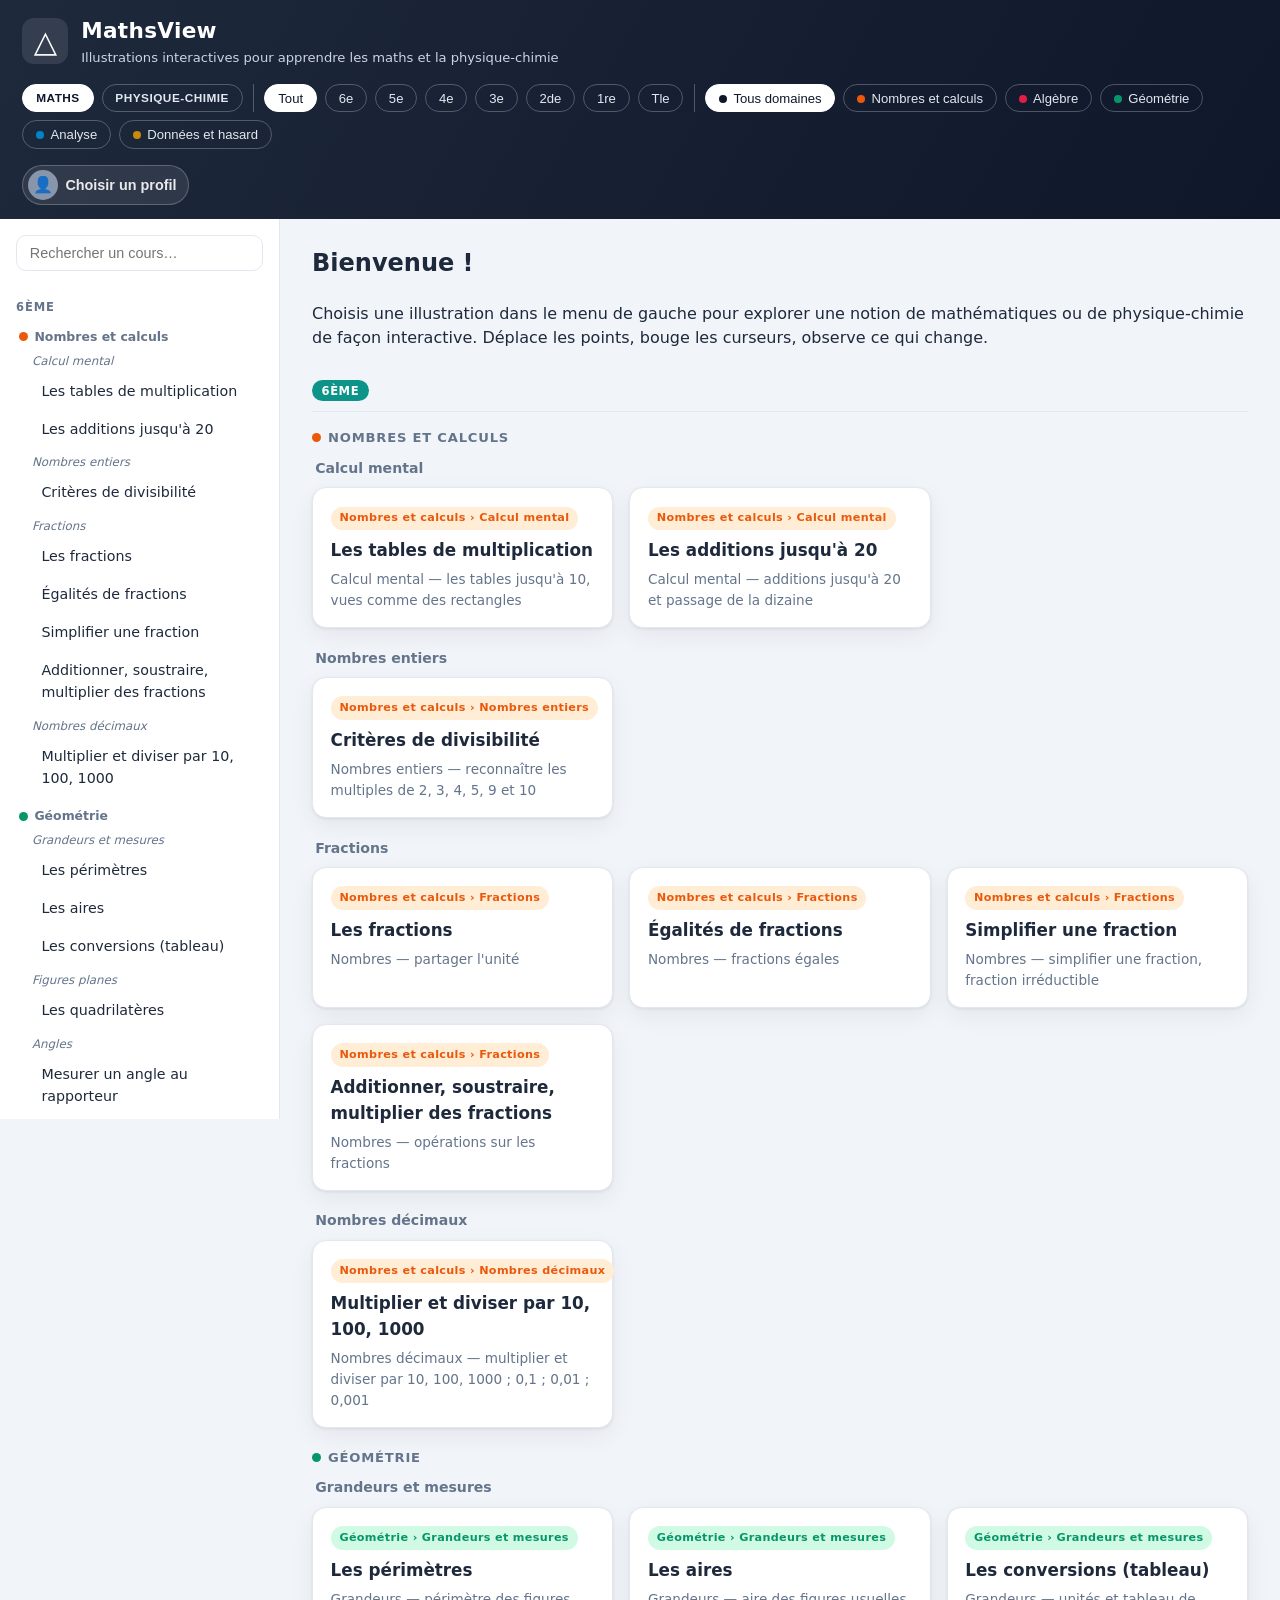
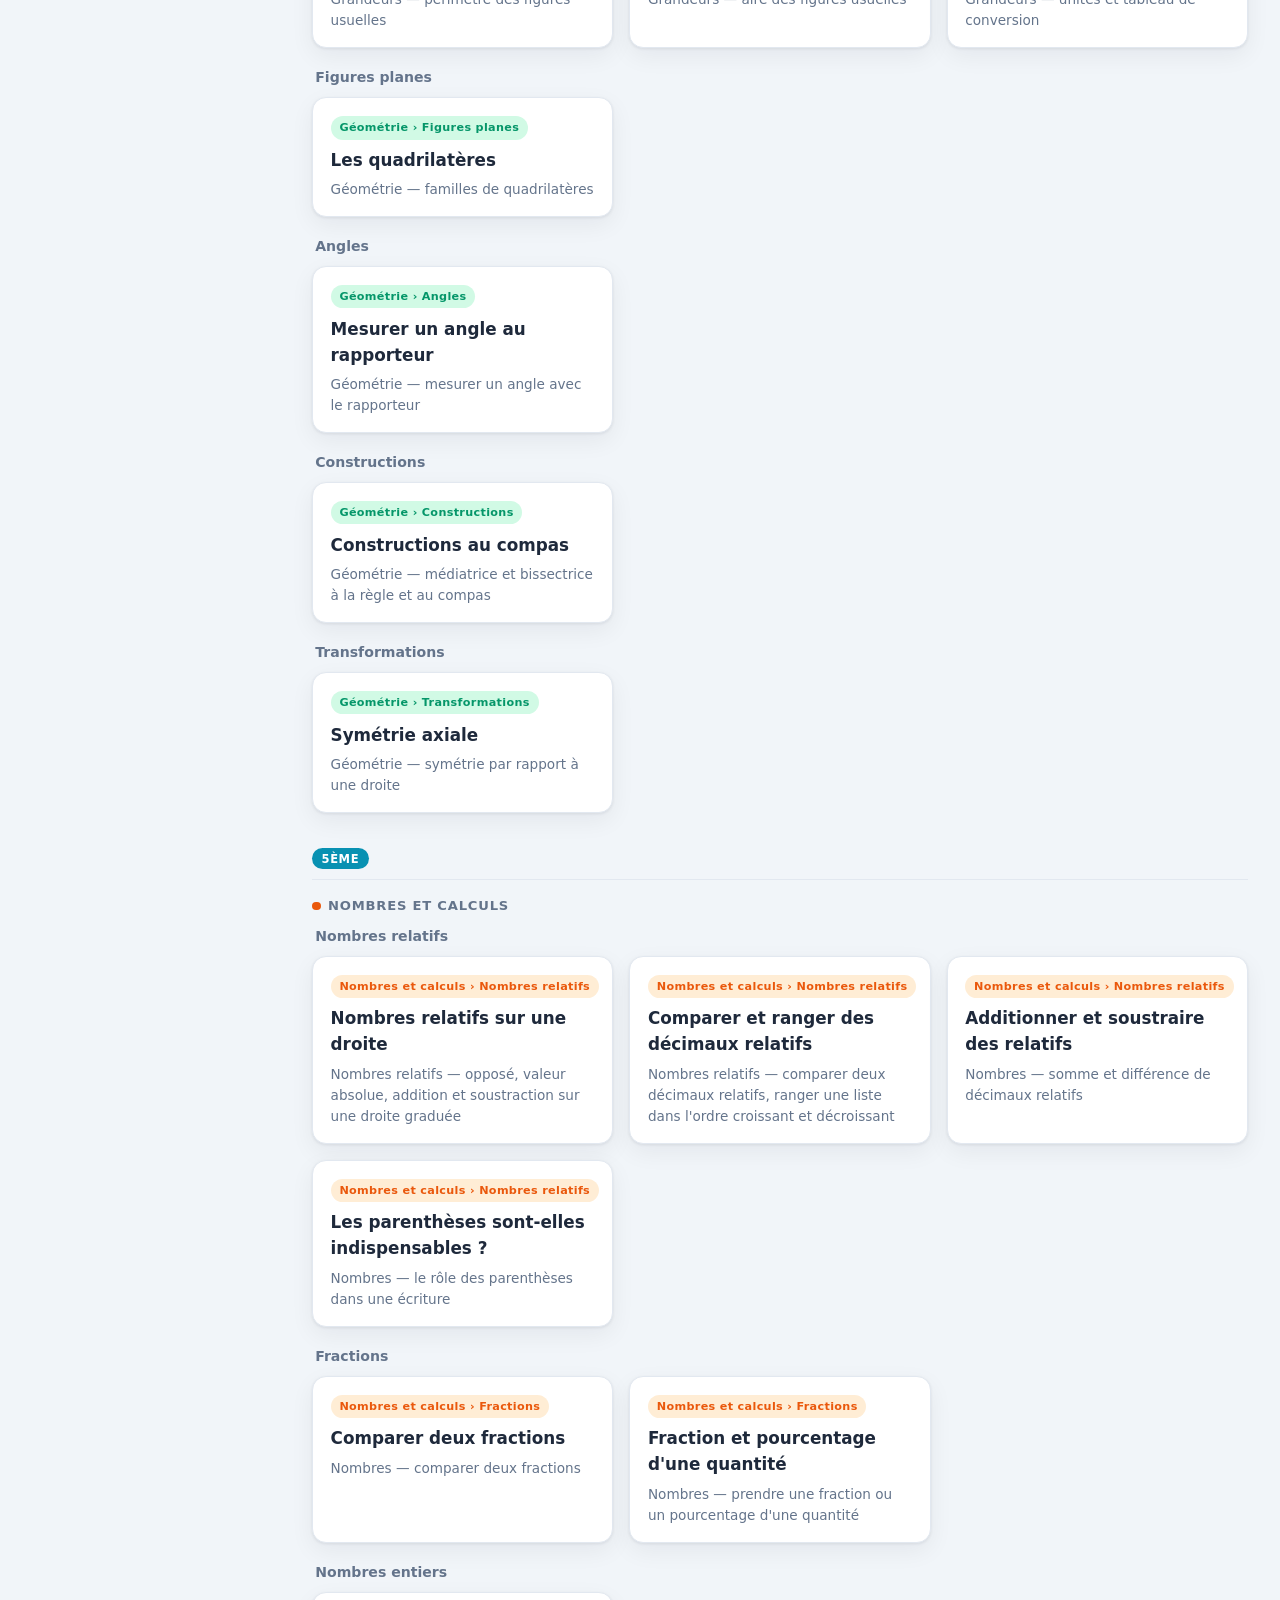
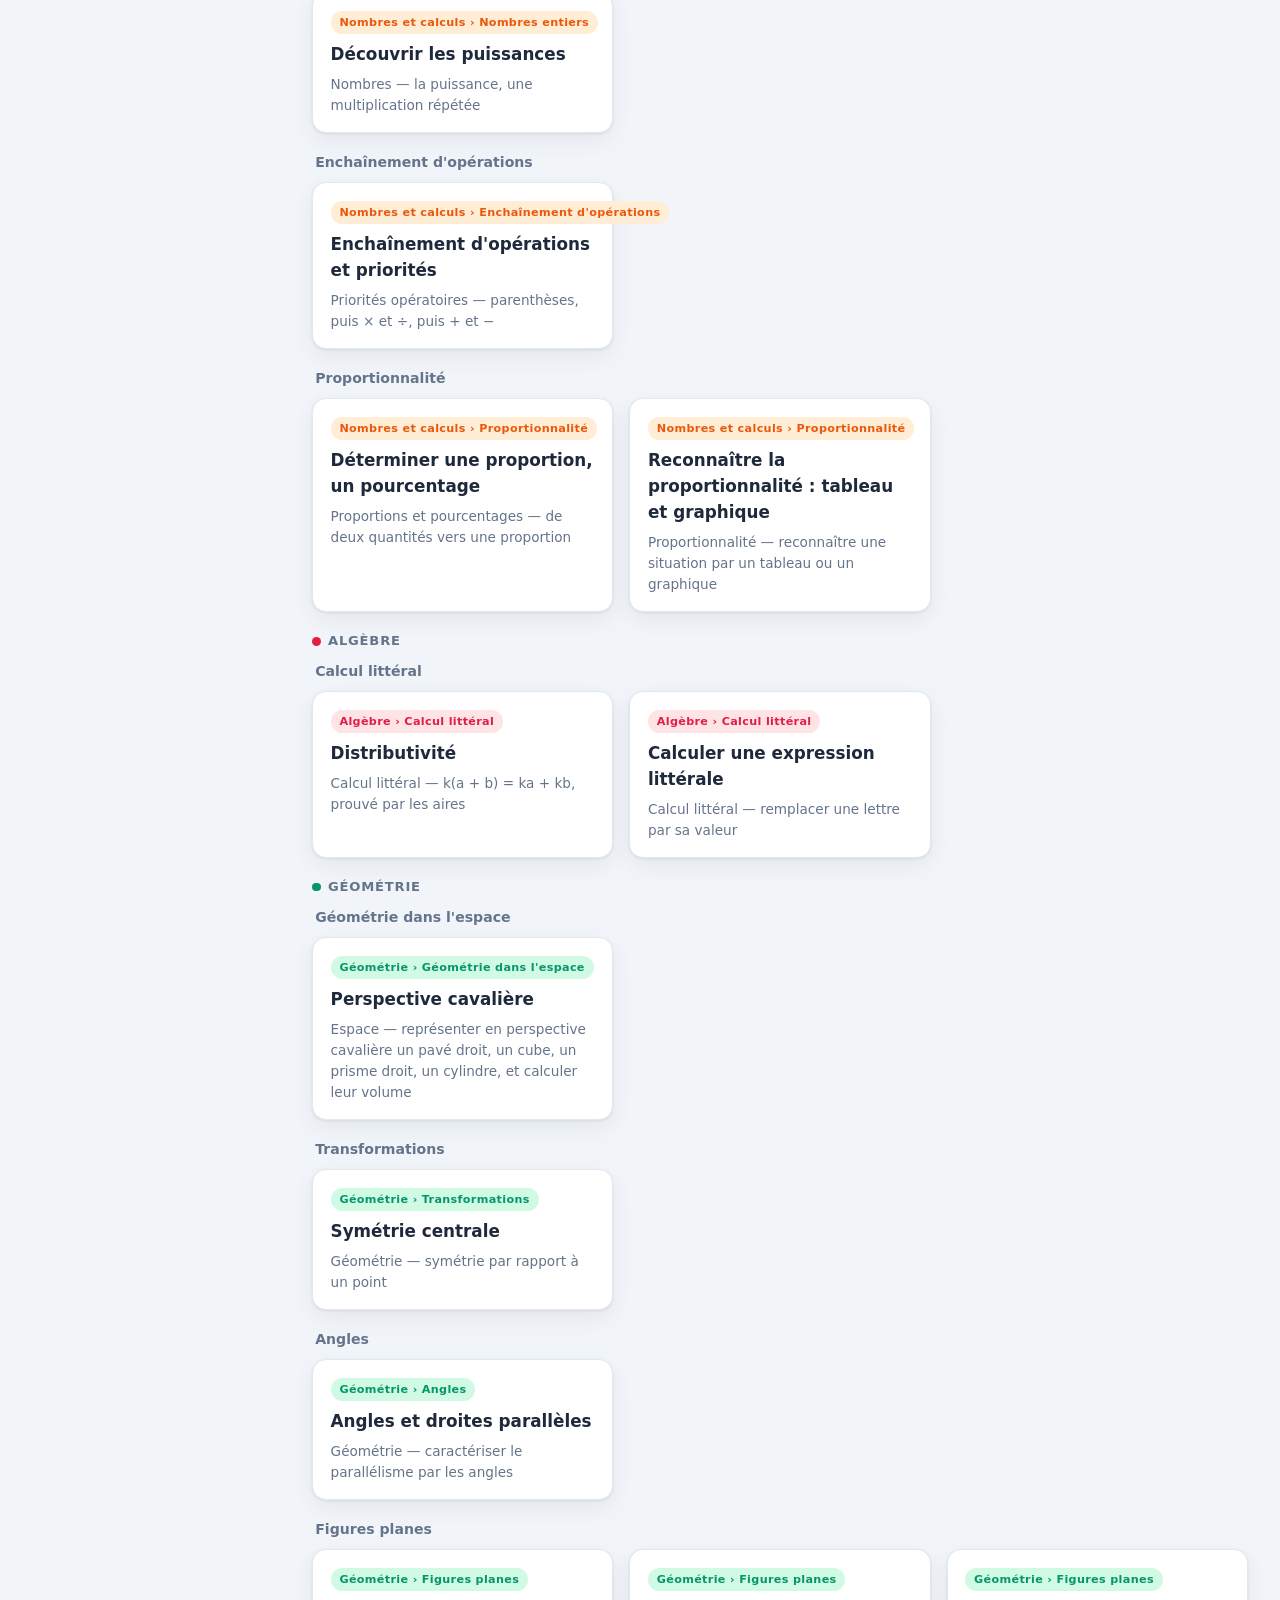
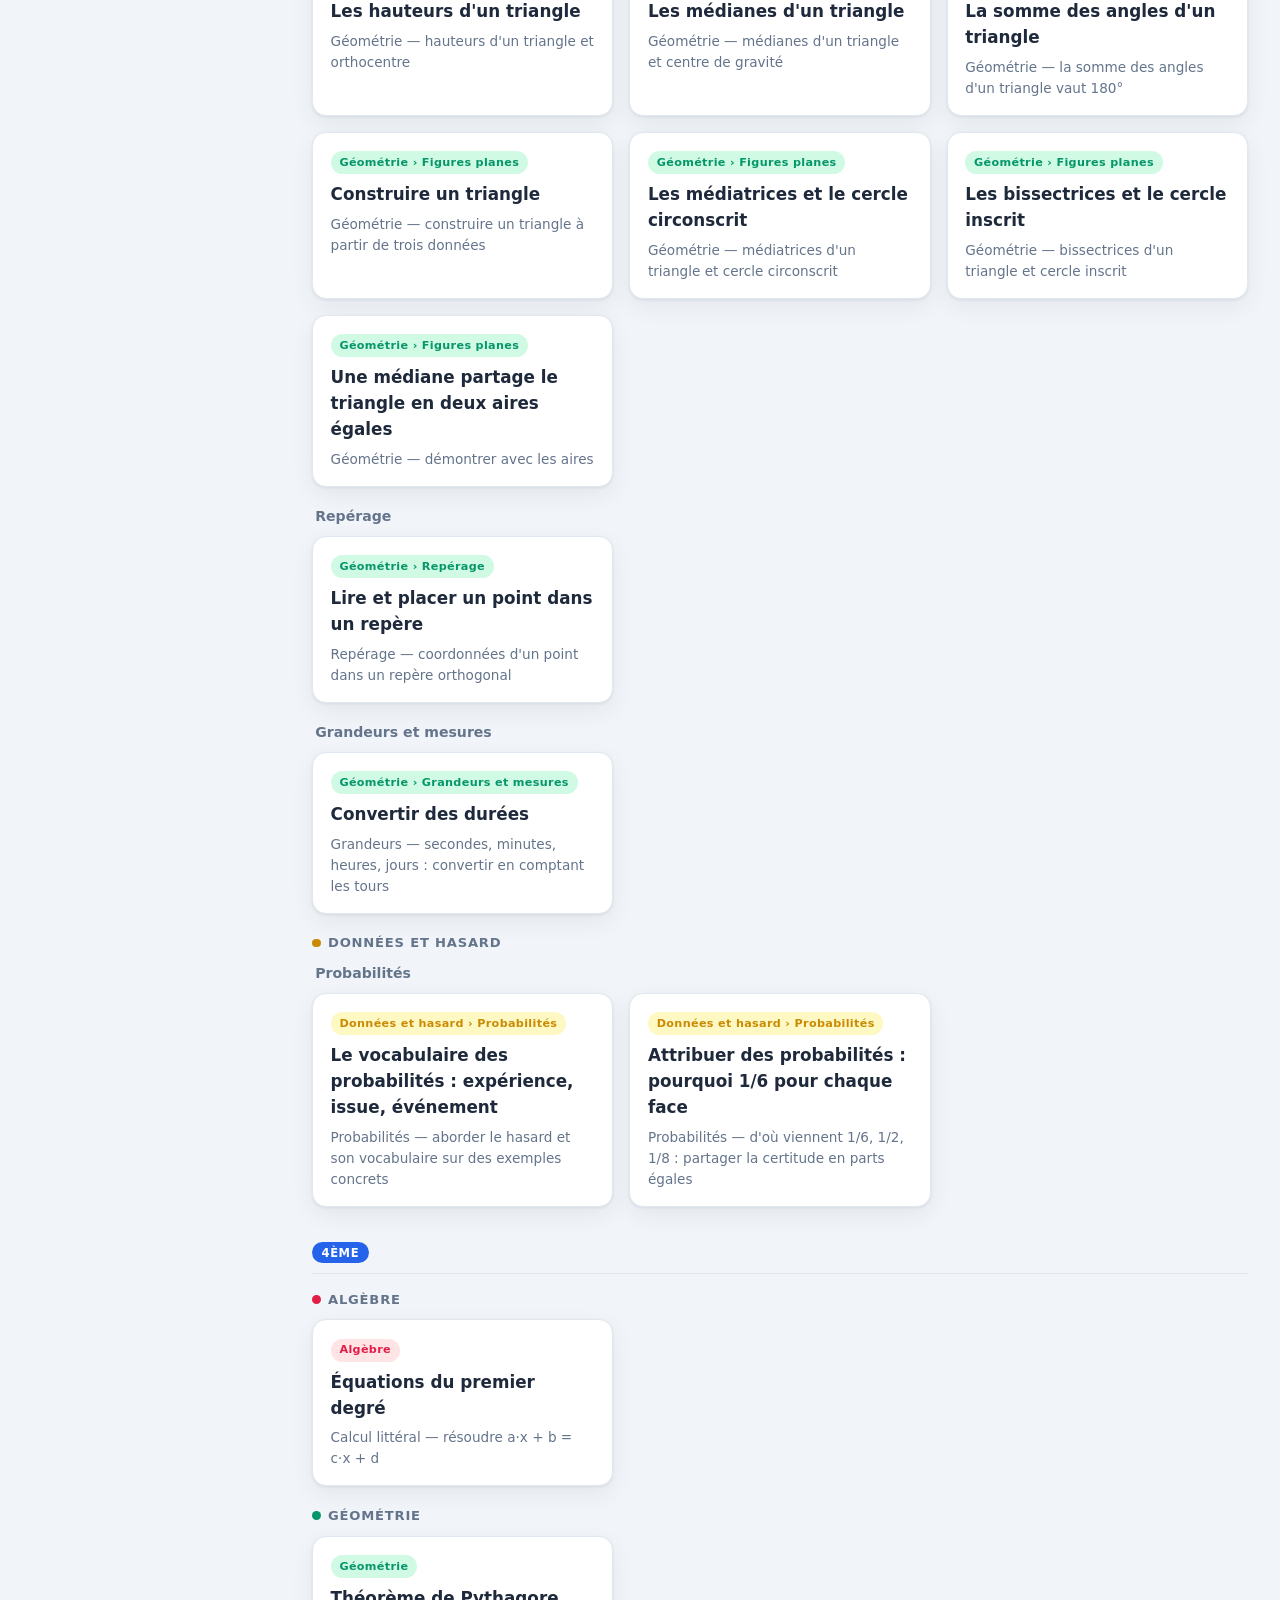
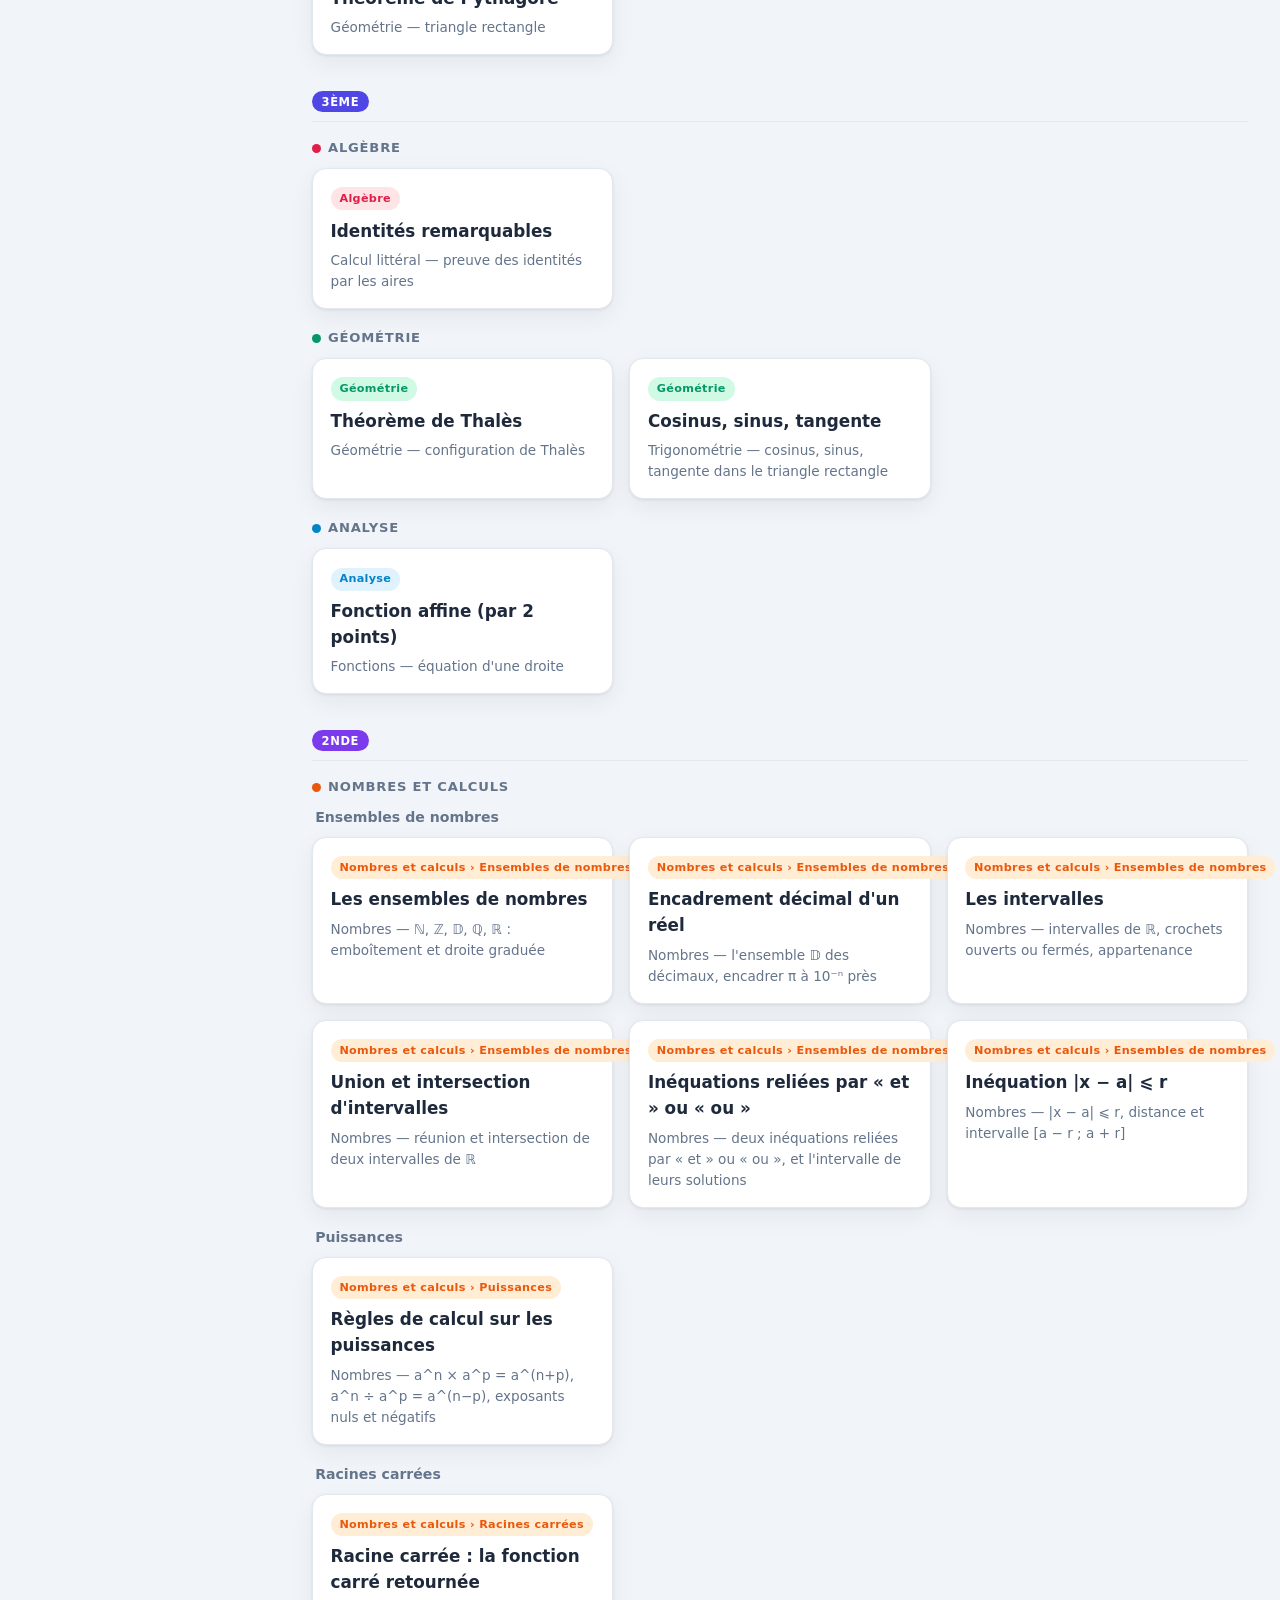
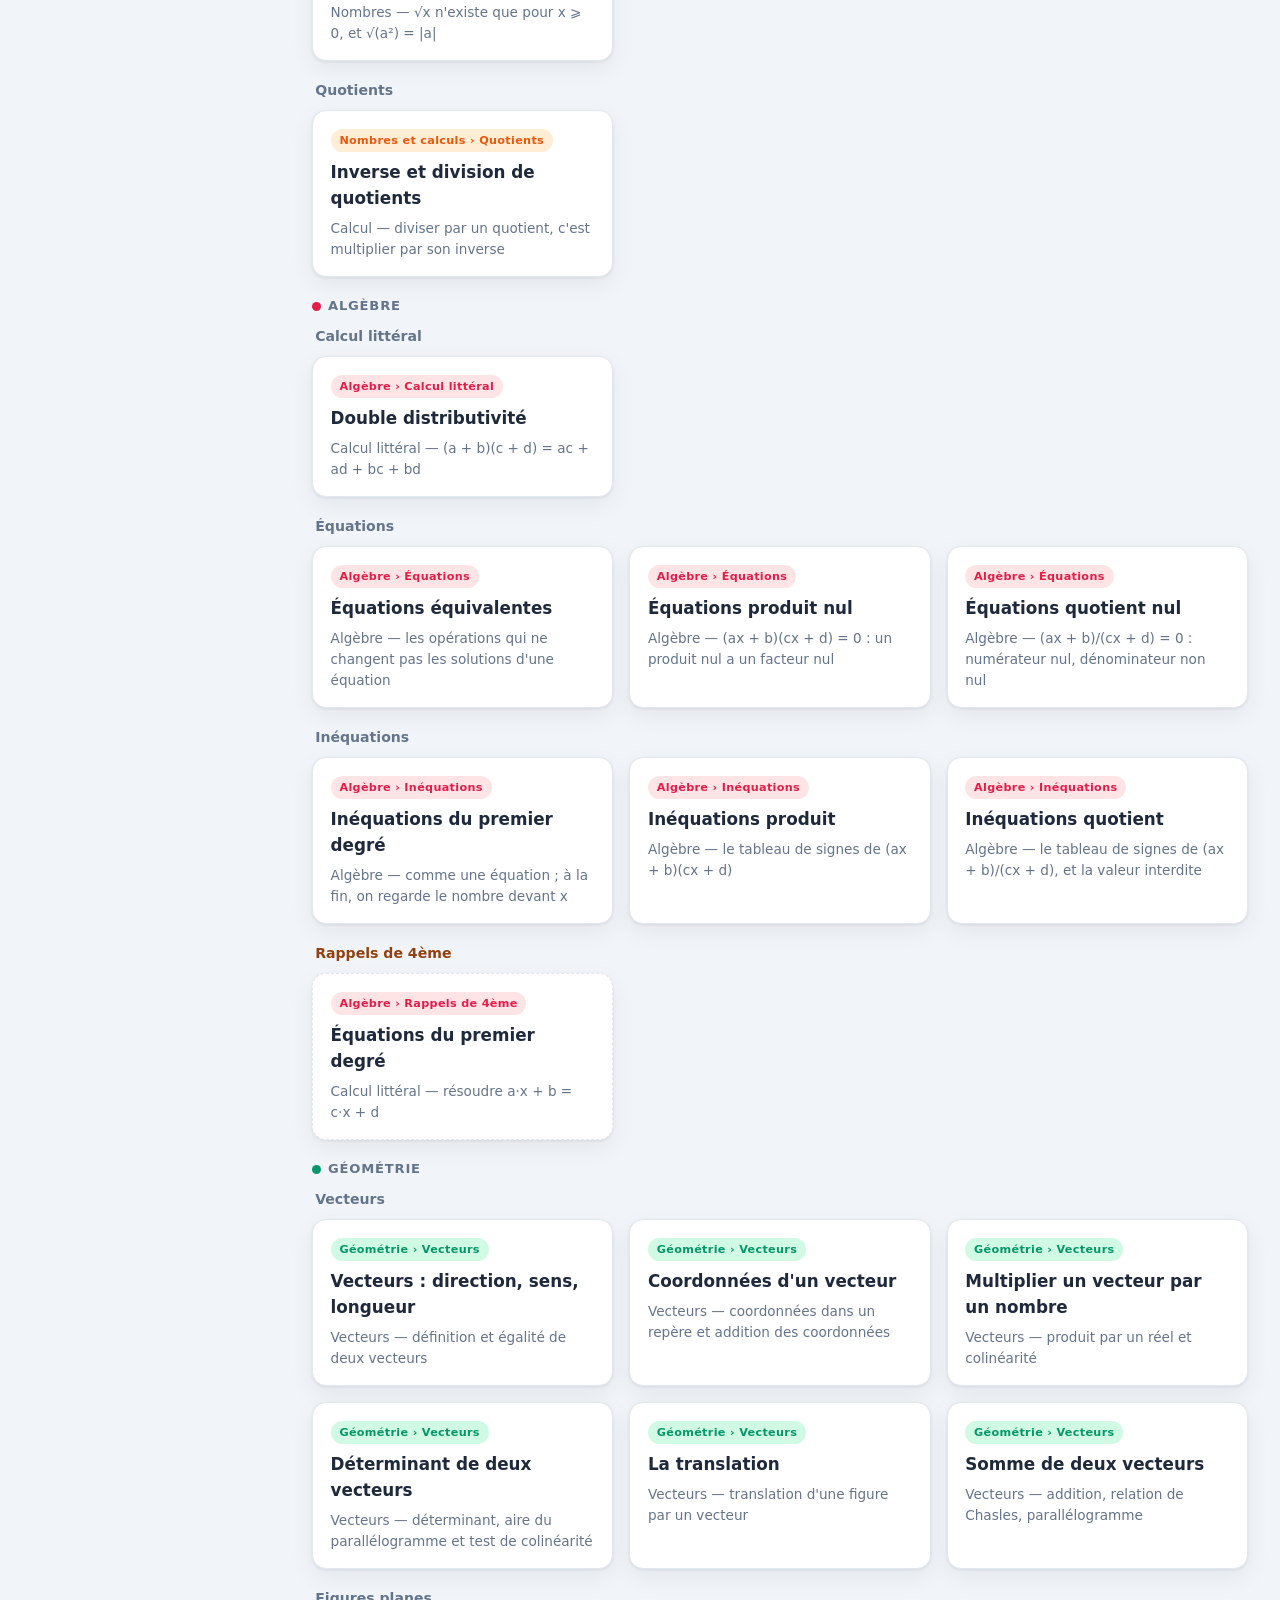
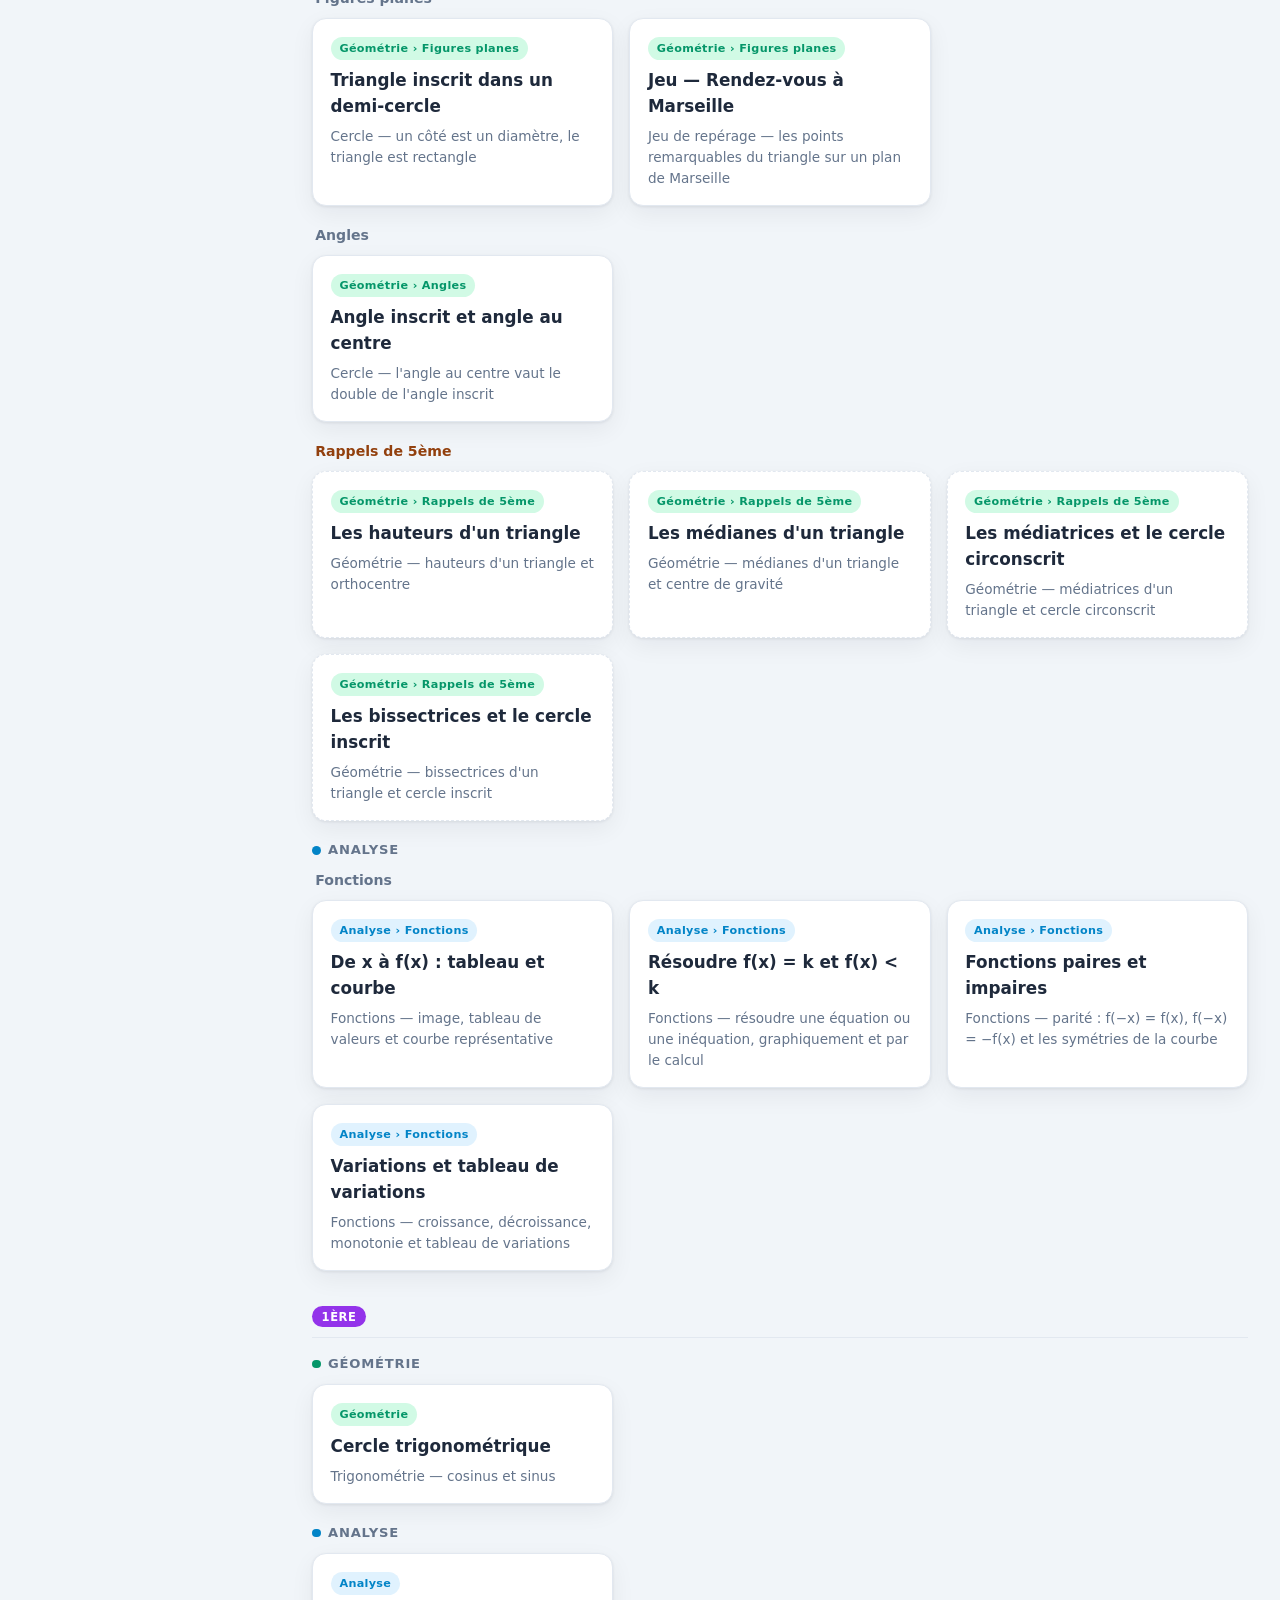
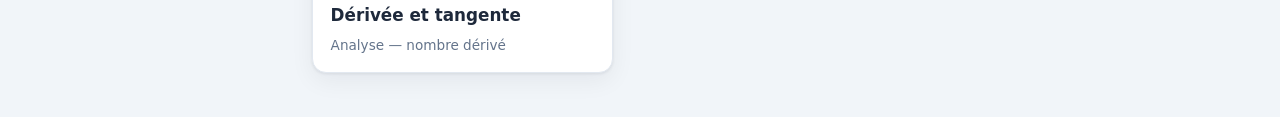
<file: index.html>
<!DOCTYPE html>
<html lang="fr">
<head>
  <meta charset="utf-8">
  <meta name="viewport" content="width=device-width, initial-scale=1">
  <title>MathsView — Illustrations de cours de mathématiques et de physique-chimie</title>
  <link rel="stylesheet" href="vendor/jsxgraph.css">
  <link rel="stylesheet" href="css/style.css">
  <link rel="stylesheet" href="css/exos.css">
</head>
<body>
  <header class="topbar">
    <div class="brand">
      <span class="logo">△</span>
      <div>
        <h1>MathsView</h1>
        <p class="tagline">Illustrations interactives pour apprendre les maths et la physique-chimie</p>
      </div>
    </div>
    <div class="filters" id="filters"></div>
    <span id="profil-actif"></span>
  </header>

  <div class="layout">
    <aside class="sidebar">
      <input type="search" id="search" placeholder="Rechercher un cours…" autocomplete="off">
      <nav id="menu" class="menu"></nav>
    </aside>

    <main class="content">
      <!-- Écran d'accueil -->
      <section id="home" class="home">
        <h2>Bienvenue&nbsp;!</h2>
        <p>Choisis une illustration dans le menu de gauche pour explorer une notion de
           mathématiques ou de physique-chimie de façon interactive. Déplace les points,
           bouge les curseurs, observe ce qui change.</p>
        <div id="cards" class="cards"></div>
      </section>

      <!-- Écran d'une illustration -->
      <section id="lesson" class="lesson" hidden>
        <div class="lesson-head">
          <span class="badge" id="lesson-level"></span>
          <span class="cat-chip rappel" id="lesson-rappel" hidden></span>
          <span class="cat-chip" id="lesson-cat"></span>
          <h2 id="lesson-title"></h2>
        </div>
        <div id="lesson-desc" class="lesson-desc"></div>
        <div id="board" class="jxgbox board"></div>
        <div id="lesson-extras"></div>
        <div id="lesson-notes" class="lesson-notes"></div>
        <!-- La fiche bristol à recopier (js/fiches.js), pour les leçons qui en déclarent une -->
        <div id="lesson-fiche" class="lesson-fiche"></div>
      </section>
    </main>
  </div>

  <!-- Bibliothèques (locales, hors-ligne) -->
  <script src="vendor/jsxgraphcore.js"></script>
  <script src="vendor/tex-svg.js" id="MathJax-script"></script>

  <!-- Moteur MathsView -->
  <script src="js/app.js"></script>
  <!-- La fiche bristol à recopier : modèle affiché sous les leçons qui
       déclarent un champ `fiche`. -->
  <script src="js/fiches.js"></script>
  <!-- Pool de fonctions de référence, partagé par les leçons « Fonctions ».
       À charger APRÈS le moteur et AVANT le catalogue. -->
  <script src="js/python-mini.js"></script>
  <script src="js/python-console.js"></script>
  <script src="js/fonctions-base.js"></script>
  <!-- Module exercices : seul le moteur est chargé ici, pour que les leçons
       qui déclarent un champ `exercices` puissent proposer un entraînement
       (SPEC §11.2). Les générateurs, eux, ne sont chargés que par
       exercices.html. -->
  <!-- Le tirage reproductible : une leçon sur le hasard doit pouvoir REJOUER
       exactement le même lancer, sinon « ▶ Rejouer » ne rejoue rien. C'est
       aussi ce dont exos-base a besoin pour ouvrir une série. -->
  <script src="js/alea.js"></script>
  <script src="js/exos-base.js"></script>
  <script src="exos/catalogue.js"></script>
  <!-- La pastille du profil connecté, commune aux trois pages : elle a besoin
       des profils et de la progression pour afficher l'XP et les pièces. -->
  <script src="js/profils.js"></script>
  <script src="js/progression.js"></script>
  <script src="js/profil-bandeau.js"></script>

  <!-- Catalogue : ajoute ici chaque nouvelle illustration.
       L'ordre ci-dessous est celui des cartes de l'accueil : on le garde par
       niveau croissant, de la 6ème à la Terminale. -->
  <script src="lessons/6eme/tables-multiplication.js"></script>
  <script src="lessons/6eme/additions-20.js"></script>
  <script src="lessons/6eme/divisibilite.js"></script>
  <script src="lessons/6eme/fractions.js"></script>
  <script src="lessons/6eme/fractions-egales.js"></script>
  <script src="lessons/6eme/simplifier-fractions.js"></script>
  <script src="lessons/6eme/operations-fractions.js"></script>
  <script src="lessons/6eme/perimetres.js"></script>
  <script src="lessons/6eme/aires.js"></script>
  <script src="lessons/6eme/conversions.js"></script>
  <script src="lessons/6eme/multiplier-diviser-10.js"></script>
  <script src="lessons/6eme/quadrilateres.js"></script>
  <script src="lessons/6eme/rapporteur.js"></script>
  <script src="lessons/6eme/compas.js"></script>
  <script src="lessons/6eme/symetrie-axiale.js"></script>
  <script src="lessons/5eme/relatifs-droite.js"></script>
  <script src="lessons/5eme/comparer-relatifs.js"></script>
  <script src="lessons/5eme/somme-relatifs.js"></script>
  <script src="lessons/5eme/parentheses-relatifs.js"></script>
  <script src="lessons/5eme/comparer-fractions.js"></script>
  <script src="lessons/5eme/fraction-pourcentage.js"></script>
  <script src="lessons/5eme/puissances.js"></script>
  <script src="lessons/5eme/priorites-operations.js"></script>
  <script src="lessons/5eme/distributivite.js"></script>
  <script src="lessons/5eme/perspective-cavaliere.js"></script>
  <script src="lessons/5eme/symetrie-centrale.js"></script>
  <script src="lessons/5eme/angles-paralleles.js"></script>
  <script src="lessons/5eme/hauteurs-triangle.js"></script>
  <script src="lessons/5eme/medianes-triangle.js"></script>
  <script src="lessons/5eme/somme-angles-triangle.js"></script>
  <script src="lessons/5eme/construire-triangles.js"></script>
  <script src="lessons/5eme/mediatrices-triangle.js"></script>
  <script src="lessons/5eme/bissectrices-triangle.js"></script>
  <script src="lessons/5eme/substitution.js"></script>
  <script src="lessons/5eme/reperage.js"></script>
  <script src="lessons/5eme/proportions.js"></script>
  <script src="lessons/5eme/proportionnalite-graphique.js"></script>
  <script src="lessons/5eme/probabilites-vocabulaire.js"></script>
  <script src="lessons/5eme/probabilites-equiprobabilite.js"></script>
  <script src="lessons/5eme/mediane-aires.js"></script>
  <script src="lessons/5eme/durees.js"></script>
  <script src="lessons/4eme/pythagore.js"></script>
  <script src="lessons/4eme/equations-premier-degre.js"></script>
  <script src="lessons/3eme/thales.js"></script>
  <script src="lessons/3eme/fonction-affine.js"></script>
  <script src="lessons/3eme/identites-remarquables.js"></script>
  <script src="lessons/3eme/trigonometrie.js"></script>
  <script src="lessons/2nde/ensembles-nombres.js"></script>
  <script src="lessons/2nde/encadrement-decimal.js"></script>
  <script src="lessons/2nde/puissances-regles.js"></script>
  <script src="lessons/2nde/racine-carree.js"></script>
  <script src="lessons/2nde/quotients-inverse-division.js"></script>
  <script src="lessons/2nde/double-distributivite.js"></script>
  <script src="lessons/2nde/equations-equivalentes.js"></script>
  <script src="lessons/2nde/equations-produit-nul.js"></script>
  <script src="lessons/2nde/equations-quotient-nul.js"></script>
  <script src="lessons/2nde/inequations-premier-degre.js"></script>
  <script src="lessons/2nde/inequations-produit.js"></script>
  <script src="lessons/2nde/inequations-quotient.js"></script>
  <script src="lessons/2nde/intervalles.js"></script>
  <script src="lessons/2nde/intervalles-union-intersection.js"></script>
  <script src="lessons/2nde/intervalles-et-ou.js"></script>
  <script src="lessons/2nde/valeur-absolue-inequation.js"></script>
  <script src="lessons/2nde/vecteurs-egalite.js"></script>
  <script src="lessons/2nde/vecteurs-coordonnees.js"></script>
  <script src="lessons/2nde/vecteurs-colinearite.js"></script>
  <script src="lessons/2nde/vecteurs-determinant.js"></script>
  <script src="lessons/2nde/vecteurs-translation.js"></script>
  <script src="lessons/2nde/vecteurs-somme.js"></script>
  <script src="lessons/2nde/cercle-triangle-rectangle.js"></script>
  <script src="lessons/2nde/rendez-vous-marseille.js"></script>
  <script src="lessons/2nde/angle-inscrit-angle-centre.js"></script>
  <script src="lessons/2nde/fonctions-correspondance.js"></script>
  <script src="lessons/2nde/fonctions-equations.js"></script>
  <script src="lessons/2nde/fonctions-parite.js"></script>
  <script src="lessons/2nde/fonctions-variations.js"></script>
  <script src="lessons/1ere/derivee-tangente.js"></script>
  <script src="lessons/1ere/cercle-trigonometrique.js"></script>

  <!-- Physique-chimie (matiere: 'pc'), par niveau croissant -->
  <script src="lessons/pc/5eme/melanges.js"></script>
  <script src="lessons/pc/5eme/etats-eau.js"></script>
  <script src="lessons/pc/5eme/masse.js"></script>
  <script src="lessons/pc/5eme/volume.js"></script>
  <script src="lessons/pc/5eme/masse-volumique.js"></script>
  <script src="lessons/pc/2nde/quantite-matiere.js"></script>

  <script>
    MathsView.start();
    MathsBandeau.monte();
  </script>
</body>
</html>
</file>
<file: vendor/jsxgraph.css>
/*
    Copyright 2008-2025
        Matthias Ehmann,
        Michael Gerhaeuser,
        Carsten Miller,
        Bianca Valentin,
        Andreas Walter,
        Alfred Wassermann,
        Peter Wilfahrt

    This file is part of JSXGraph.

    JSXGraph is free software dual licensed under the GNU LGPL or MIT License.

    You can redistribute it and/or modify it under the terms of the

      * GNU Lesser General Public License as published by
        the Free Software Foundation, either version 3 of the License, or
        (at your option) any later version
      OR
      * MIT License: https://github.com/jsxgraph/jsxgraph/blob/master/LICENSE.MIT

    JSXGraph is distributed in the hope that it will be useful,
    but WITHOUT ANY WARRANTY; without even the implied warranty of
    MERCHANTABILITY or FITNESS FOR A PARTICULAR PURPOSE.  See the
    GNU Lesser General Public License for more details.

    You should have received a copy of the GNU Lesser General Public License and
    the MIT License along with JSXGraph. If not, see <https://www.gnu.org/licenses/>
    and <https://opensource.org/licenses/MIT/>.
 */

.jxgbox {
    /* for IE 7 */
    position: relative;
    overflow: hidden;
    background-color: #fff;
    border-style: solid;
    border-width: 1px;
    border-color: #356aa0;
    border-radius: 10px;
    -webkit-border-radius: 10px;
    margin: 0;
    -ms-touch-action: none;
    /* "touch-action: none;" is set with JavaScript. */
}

.jxgbox svg text {
    cursor: default;
    -webkit-user-select: none;
    -moz-user-select: none;
    -ms-user-select: none;
    user-select: none;
}

.JXGtext {
    font-family: Courier, monospace;
    /*
     * The default font family is now set in
     * JXG.Options.text.cssdefaultstyle = 'font-family: Arial, Helvetica, Geneva, sans-serif;'
     */

    /* "background-color: transparent;" may produce artefacts in IE. Solution: setting a color explicitly. */
    background-color: transparent;
    padding: 0;
    margin: 0;
}

.JXGinfobox {
    border-style: none;
    border-width: 0;
    border-color: black;
}

/* CSS attributes will (permantely) overwrite attributes set in JSXGraph */
.JXGimage {
    /* opacity: 1.0; */
}

.JXGimageHighlight {
    /* opacity: 0.6; */
}

.jxgbox :focus {
    outline-width: 0.5px;
    outline-style: dotted;
}

/* CSS rules for the navigation bar */

.JXG_navigation {
    position: absolute;
    right: 5px;
    bottom: 5px;

    z-index: 100;

    background-color: transparent;
    padding: 2px;
    font-size: 14px;
    cursor: pointer;
}

.JXG_navigation_button {
    color: #666;
}

.JXG_navigation_button_left {
}

.JXG_navigation_button_right {
}

.JXG_navigation_button_up {
}

.JXG_navigation_button_down {
}

.JXG_navigation_button_out {
}

.JXG_navigation_button_100 {
}

.JXG_navigation_button_in {
}

.JXG_navigation_button_fullscreen {
}

.JXG_navigation_button_reload {
}

.JXG_navigation_button_cleartraces {
}

.JXG_navigation_button_screenshot {
}

.JXG_navigation_button:hover {
    border-radius: 2px;
    background: rgba(184, 184, 184, 0.5);
}

.JXG_navigation_button svg {
    top: 0.2em;
    position: relative;
    padding: 0;
}

/* CSS rules for the wrapping div in fullscreen mode */

.JXG_wrap_private:-moz-full-screen {
    background-color: #ccc;
    padding: 0;
    width: 100%;
    height: 100%;
}

.JXG_wrap_private:-webkit-full-screen {
    background-color: #ccc;
    padding: 0;
    width: 100%;
    height: 100%;
}

.JXG_wrap_private:fullscreen {
    background-color: #ccc;
    padding: 0;
    width: 100%;
    height: 100%;
}

.JXG_wrap_private:-ms-fullscreen {
    background-color: #ccc;
    padding: 0;
    width: 100%;
    height: 100%;
}

/* Classes forn smartlabels */

.smart-label-solid {
    padding: 1px 7px 1px 7px;
    margin: 0;
    color: white;
    border-radius: 150px;
    text-align: center;
    vertical-align: middle;
}

.smart-label-outline {
    padding: 1px 7px 1px 7px;
    margin: 0;
    border: solid 2px black;
    background-color: white;
    color: black;
    border-radius: 15px;
    text-align: center;
    vertical-align: middle;
}

.smart-label-pure {
    padding: 20px 7px 1px 7px;
    margin: 0;
    border: none;
    background-color: transparent;
    color: black;
    border-radius: 15px;
    text-align: center;
    vertical-align: middle;
}

.smart-label-line,
.smart-label-point {
    background-color: #0072b2;
    border-color: #0072b2;
}

.smart-label-point {
    margin-top: 12px;
}

.smart-label-angle {
    background-color: #e69f00;
    border-color: #e69f00;
    padding: 1px 7px 1px 7px;
}

.smart-label-polygon,
.smart-label-circle {
    background-color: #f0e442;
    color: black;
    border-color: #f0e442;
    padding: 1px 7px 1px 7px;
}
</file>
<file: css/style.css>
:root {
  --bg: #0f172a;
  --bg-soft: #1e293b;
  --panel: #ffffff;
  --ink: #1e293b;
  --ink-soft: #64748b;
  --accent: #2563eb;
  --accent-soft: #dbeafe;
  /* Un ton par niveau, en dégradé turquoise → fuchsia de la 6ème à la Terminale
     (la continuité visuelle remplace l'ancienne coupure collège / lycée). */
  --n6: #0d9488;
  --n5: #0891b2;
  --n4: #2563eb;
  --n3: #4f46e5;
  --n2: #7c3aed;
  --n1: #9333ea;
  --nt: #c026d3;
  /* Un ton par grand domaine (clés de CATEGORIES dans js/app.js). Volontairement
     pris hors du dégradé des niveaux ci-dessus : la pastille de domaine et le
     badge de classe se côtoient, ils ne doivent pas se confondre. Chaque domaine
     a sa version pleine (texte, point) et sa version pâle (fond de pastille). */
  --cat-calcul: #ea580c;      --cat-calcul-soft: #ffedd5;
  --cat-algebre: #e11d48;     --cat-algebre-soft: #ffe4e6;
  --cat-geometrie: #059669;   --cat-geometrie-soft: #d1fae5;
  --cat-analyse: #0284c7;     --cat-analyse-soft: #e0f2fe;
  --cat-donnees: #ca8a04;     --cat-donnees-soft: #fef9c3;
  --cat-autres: #64748b;      --cat-autres-soft: #e2e8f0;
  /* Les domaines de physique-chimie (les thèmes du programme). */
  --cat-chimie: #7c3aed;      --cat-chimie-soft: #ede9fe;
  --cat-mouvement: #2563eb;   --cat-mouvement-soft: #dbeafe;
  --cat-energie: #d97706;     --cat-energie-soft: #fef3c7;
  --cat-signaux: #0d9488;     --cat-signaux-soft: #ccfbf1;
  --border: #e2e8f0;
  --radius: 14px;
  --shadow: 0 1px 3px rgba(15,23,42,.08), 0 8px 24px rgba(15,23,42,.06);
  font-family: system-ui, -apple-system, "Segoe UI", Roboto, sans-serif;
}

* { box-sizing: border-box; }

body {
  margin: 0;
  color: var(--ink);
  background: #f1f5f9;
  line-height: 1.55;
}

/* ---------- Barre du haut ---------- */
.topbar {
  display: flex;
  align-items: center;
  justify-content: space-between;
  gap: 1rem;
  padding: .9rem 1.4rem;
  background: linear-gradient(120deg, #1e293b, #0f172a);
  color: #fff;
  flex-wrap: wrap;
}
.brand { display: flex; align-items: center; gap: .8rem; }
.logo {
  font-size: 1.9rem;
  width: 46px; height: 46px;
  display: grid; place-items: center;
  background: rgba(255,255,255,.1);
  border-radius: 12px;
}
.topbar h1 { margin: 0; font-size: 1.35rem; letter-spacing: .3px; }
.tagline { margin: 0; font-size: .82rem; color: #cbd5e1; }

.filters { display: flex; gap: .5rem; flex-wrap: wrap; }
.filters button {
  border: 1px solid rgba(255,255,255,.25);
  background: transparent;
  color: #e2e8f0;
  padding: .35rem .8rem;
  border-radius: 999px;
  font-size: .82rem;
  cursor: pointer;
  transition: all .15s;
}
.filters button:hover { background: rgba(255,255,255,.12); }
.filters button.active { background: #fff; color: #0f172a; border-color: #fff; }
/* Les pastilles de matière (Maths / Physique-Chimie), en tête de barre. Elles
   n'apparaissent que si les deux matières ont au moins une leçon. */
.filters button.matiere {
  font-weight: 600;
  text-transform: uppercase;
  font-size: .74rem;
  letter-spacing: .04em;
}
/* Petit trait entre les séries « matière », « niveaux » et « domaines ». */
.filters-sep {
  width: 1px;
  align-self: stretch;
  background: rgba(255,255,255,.25);
  margin: 0 .15rem;
}
/* Les pastilles de domaine portent leur couleur en point, y compris une fois
   actives (fond blanc) : c'est le seul repère qui reste. */
.filters button.cat::before {
  content: '';
  display: inline-block;
  width: .5rem; height: .5rem;
  margin-right: .4rem;
  border-radius: 999px;
  background: currentColor;
  vertical-align: baseline;
}
.filters button.calcul::before { background: var(--cat-calcul); }
.filters button.algebre::before { background: var(--cat-algebre); }
.filters button.geometrie::before { background: var(--cat-geometrie); }
.filters button.analyse::before { background: var(--cat-analyse); }
.filters button.donnees::before { background: var(--cat-donnees); }
.filters button.chimie::before { background: var(--cat-chimie); }
.filters button.mouvement::before { background: var(--cat-mouvement); }
.filters button.energie::before { background: var(--cat-energie); }
.filters button.signaux::before { background: var(--cat-signaux); }

/* ---------- Mise en page ---------- */
.layout { display: flex; align-items: flex-start; }
.sidebar {
  width: 280px;
  flex-shrink: 0;
  padding: 1rem;
  position: sticky;
  top: 0;
  height: 100vh;
  overflow-y: auto;
  border-right: 1px solid var(--border);
  background: #fff;
}
#search {
  width: 100%;
  padding: .55rem .8rem;
  border: 1px solid var(--border);
  border-radius: 10px;
  font-size: .9rem;
  margin-bottom: .8rem;
}
#search:focus { outline: 2px solid var(--accent-soft); border-color: var(--accent); }

.menu-group-title {
  font-size: .72rem;
  text-transform: uppercase;
  letter-spacing: .08em;
  color: var(--ink-soft);
  margin: 1rem 0 .35rem;
  font-weight: 700;
}
.menu a {
  display: block;
  padding: .5rem .7rem;
  border-radius: 9px;
  color: var(--ink);
  text-decoration: none;
  font-size: .92rem;
  cursor: pointer;
  border-left: 3px solid transparent;
}
.menu a:hover { background: #f8fafc; }
.menu a.active { background: var(--accent-soft); border-left-color: var(--accent); font-weight: 600; }
/* Deuxième niveau du menu : le domaine, sous le titre de classe. */
.menu-cat {
  display: flex;
  align-items: center;
  gap: .4rem;
  font-size: .78rem;
  font-weight: 700;
  color: var(--ink-soft);
  margin: .6rem 0 .2rem;
  padding-left: .2rem;
}
/* Troisième niveau : la sous-catégorie libre (« Vecteurs », « Fractions »…). */
.menu-sub {
  font-size: .74rem;
  font-style: italic;
  color: var(--ink-soft);
  margin: .35rem 0 .1rem;
  padding-left: 1rem;
}
/* Une leçon rangée dans une sous-catégorie est décalée d'un cran de plus. */
.menu a.deep { padding-left: 1.4rem; font-size: .89rem; }

/* Le point coloré qui identifie un domaine (menu et accueil). */
.cat-dot {
  width: .55rem; height: .55rem;
  flex-shrink: 0;
  border-radius: 999px;
  background: var(--cat-autres);
}
.cat-dot.calcul { background: var(--cat-calcul); }
.cat-dot.algebre { background: var(--cat-algebre); }
.cat-dot.geometrie { background: var(--cat-geometrie); }
.cat-dot.analyse { background: var(--cat-analyse); }
.cat-dot.donnees { background: var(--cat-donnees); }
.cat-dot.chimie { background: var(--cat-chimie); }
.cat-dot.mouvement { background: var(--cat-mouvement); }
.cat-dot.energie { background: var(--cat-energie); }
.cat-dot.signaux { background: var(--cat-signaux); }

.content { flex: 1; padding: 1.6rem 2rem; min-width: 0; }

/* ---------- Accueil ---------- */
.home h2 { margin-top: 0; }
/* #cards n'est plus une grille : il empile des rubriques (classe → domaine →
   sous-catégorie), chacune suivie de SA grille de cartes (.cards-grid). */
.cards { margin-top: 1.4rem; }
.cards-grid {
  display: grid;
  grid-template-columns: repeat(auto-fill, minmax(230px, 1fr));
  gap: 1rem;
  margin-bottom: 1.2rem;
}
.home-level {
  margin: 1.8rem 0 .2rem;
  padding-bottom: .5rem;
  border-bottom: 1px solid var(--border);
}
.home-level:first-child { margin-top: 0; }
/* Sur la page d'entraînement, le titre d'une matière quand il y en a deux. */
.home-matiere {
  margin: 2rem 0 .2rem;
  padding-bottom: .3rem;
  border-bottom: 2px solid var(--line, #e2e8f0);
  font-size: 1rem;
  color: var(--ink-soft);
  text-transform: uppercase;
  letter-spacing: .06em;
}
.home-cat {
  display: flex;
  align-items: center;
  gap: .45rem;
  font-size: .82rem;
  font-weight: 700;
  text-transform: uppercase;
  letter-spacing: .06em;
  color: var(--ink-soft);
  margin: 1rem 0 .6rem;
}
.home-sub {
  font-size: .88rem;
  font-weight: 600;
  color: var(--ink-soft);
  margin: .2rem 0 .5rem .2rem;
}
.card {
  background: var(--panel);
  border: 1px solid var(--border);
  border-radius: var(--radius);
  padding: 1rem 1.1rem;
  cursor: pointer;
  box-shadow: var(--shadow);
  transition: transform .12s, box-shadow .12s;
}
.card:hover { transform: translateY(-3px); box-shadow: 0 10px 28px rgba(15,23,42,.12); }
.card h3 { margin: .3rem 0 .4rem; font-size: 1.05rem; }
.card p { margin: 0; font-size: .85rem; color: var(--ink-soft); }

/* ---------- Illustration ---------- */
.lesson-head { display: flex; align-items: center; gap: .8rem; margin-bottom: .3rem; }
.lesson-head h2 { margin: 0; }
.badge {
  font-size: .72rem;
  font-weight: 700;
  text-transform: uppercase;
  letter-spacing: .05em;
  color: #fff;
  padding: .22rem .6rem;
  border-radius: 999px;
}
.badge.n6 { background: var(--n6); }
.badge.n5 { background: var(--n5); }
.badge.n4 { background: var(--n4); }
.badge.n3 { background: var(--n3); }
.badge.n2 { background: var(--n2); }
.badge.n1 { background: var(--n1); }
.badge.nt { background: var(--nt); }

/* Pastille de domaine « Géométrie › Vecteurs » : sur les cartes d'accueil et
   à côté du badge de classe en tête de leçon. Fond pâle + texte coloré, pour
   ne pas rivaliser avec le badge de niveau qui, lui, est plein. */
.cat-chip {
  font-size: .7rem;
  font-weight: 700;
  letter-spacing: .03em;
  padding: .18rem .55rem;
  border-radius: 999px;
  color: var(--cat-autres);
  background: var(--cat-autres-soft);
  white-space: nowrap;
}
.cat-chip.calcul { color: var(--cat-calcul); background: var(--cat-calcul-soft); }
.cat-chip.algebre { color: var(--cat-algebre); background: var(--cat-algebre-soft); }
.cat-chip.geometrie { color: var(--cat-geometrie); background: var(--cat-geometrie-soft); }
.cat-chip.analyse { color: var(--cat-analyse); background: var(--cat-analyse-soft); }
.cat-chip.donnees { color: var(--cat-donnees); background: var(--cat-donnees-soft); }
/* « Rappel en 2nde » : une leçon d'un niveau revue dans un autre. */
.cat-chip.rappel { color: #92400e; background: #fef3c7; }
.cat-chip.rappel[hidden] { display: none; }
.menu-sub.rappel, .home-sub.rappel { color: #92400e; }
.card.rappel { border-style: dashed; }
.cat-chip.chimie { color: var(--cat-chimie); background: var(--cat-chimie-soft); }
.cat-chip.mouvement { color: var(--cat-mouvement); background: var(--cat-mouvement-soft); }
.cat-chip.energie { color: var(--cat-energie); background: var(--cat-energie-soft); }
.cat-chip.signaux { color: var(--cat-signaux); background: var(--cat-signaux-soft); }
/* Sur une carte, la pastille est un bloc en tête, pas un élément en ligne. */
.card .cat-chip { display: inline-block; margin-bottom: .15rem; }

.lesson-desc { color: var(--ink); margin: .6rem 0 1rem; max-width: 70ch; }
.lesson-notes { color: var(--ink); margin-top: 1rem; max-width: 70ch; }
.lesson-notes ul { padding-left: 1.2rem; }

.board {
  width: 100%;
  max-width: 640px;
  height: 480px;
  border: 1px solid var(--border);
  border-radius: var(--radius);
  box-shadow: var(--shadow);
  background: #fff;
}

.controls {
  display: flex;
  gap: .8rem;
  flex-wrap: wrap;
  margin: .8rem 0;
  align-items: center;
}
.controls label { font-size: .88rem; display: flex; align-items: center; gap: .4rem; }
.controls button {
  border: 1px solid var(--border);
  background: #fff;
  padding: .4rem .8rem;
  border-radius: 8px;
  cursor: pointer;
  font-size: .88rem;
}
.controls button:hover { background: #f8fafc; }
/* Bouton de sélection actif (ex. sélecteur de forme de la leçon aires). */
.controls button.active {
  background: var(--accent);
  border-color: var(--accent);
  color: #fff;
}

/* Barre « Pas à pas » (mode présentation, injectée par mv.createAnimator). */
.step-controls {
  margin: .2rem 0 .4rem;
  padding: .35rem .7rem;
  background: #f1f5f9;
  border: 1px solid var(--border);
  border-radius: 8px;
  width: fit-content;
}
.step-controls button[disabled] { opacity: .45; cursor: default; }

/* ---------- Panneau de propriétés (leçon quadrilatères) ---------- */
.props-panel {
  max-width: 640px;
  margin: 1rem 0;
  padding: .9rem 1.1rem;
  background: #fff;
  border: 1px solid var(--border);
  border-radius: var(--radius);
  box-shadow: var(--shadow);
}
/* ---------- Mélanges (leçon de chimie) ---------- */
.melange-choix { margin: .6rem 0 .2rem; }
.melange-etapes { margin: .3rem 0 .5rem; padding-left: 1.3rem; }
.melange-etapes li { margin: .3rem 0; color: var(--ink-soft); }
.melange-etapes li.courante { color: var(--ink); }
.melange-bilan { margin: .4rem 0 0; padding: .5rem .7rem; border-radius: 8px; font-size: .95rem; }
.melange-bilan.homogene { background: #dcfce7; color: #166534; }
.melange-bilan.heterogene { background: #ffedd5; color: #9a3412; }
.etats-molecules { margin: .5rem 0 0; font-size: .92rem; color: var(--ink-soft); }
/* ---------- Tableau de conversion (leçon conversions) ---------- */
.conv-ui { max-width: 640px; }
.conv-types { display: flex; gap: .4rem; margin: 0 0 .8rem; flex-wrap: wrap; }
.conv-types button {
  padding: .45rem .9rem; border: 1px solid var(--border); background: #fff;
  border-radius: 8px; cursor: pointer; font-size: .9rem; font-weight: 600; color: var(--ink-soft);
}
.conv-types button:hover { background: #f8fafc; }
.conv-types button.active { background: var(--accent); border-color: var(--accent); color: #fff; }

.conv-entry { display: flex; align-items: center; gap: .6rem; flex-wrap: wrap; margin-bottom: .9rem; }
.conv-entry label { font-weight: 600; }
.conv-val {
  width: 7rem; padding: .4rem .6rem; font-size: 1.1rem; text-align: right;
  border: 1px solid var(--border); border-radius: 8px; font-variant-numeric: tabular-nums;
}
.conv-unit { padding: .4rem .5rem; font-size: 1rem; border: 1px solid var(--border); border-radius: 8px; background: #fff; }

.conv-tablewrap { overflow-x: auto; border-radius: var(--radius); }
.conv-table { border-collapse: collapse; margin: 0 auto; font-variant-numeric: tabular-nums; }
.conv-table th {
  font-size: .82rem; font-weight: 700; color: var(--ink);
  padding: .3rem .2rem; border: 1px solid var(--border);
  background: #f8fafc; white-space: nowrap;
}
.conv-table th.is-chosen { background: var(--accent-soft); color: var(--accent); }
.conv-alias { display: block; font-size: .68rem; font-weight: 600; color: var(--ink-soft); }
.conv-table td {
  width: 2rem; height: 2.4rem; text-align: center; font-size: 1.25rem; font-weight: 700;
  border: 1px solid var(--border); color: var(--ink);
}
.conv-table td.is-chosen { background: var(--accent-soft); color: var(--accent); }
.conv-table td.unit-end { border-right: 2px solid #94a3b8; }
/* La virgule s'affiche au bord droit de la colonne des unités de l'unité choisie. */
.conv-table td.comma { position: relative; border-right: 3px solid var(--accent); }
.conv-table td.comma::after {
  content: ','; position: absolute; right: -.5em; bottom: .1em;
  font-size: 1.4rem; font-weight: 800; color: var(--accent);
}
.conv-table td.conv-empty, .conv-table .conv-empty {
  font-size: .95rem; font-weight: 500; color: var(--ink-soft); padding: 1rem; border: none;
}

.conv-msg { color: #b45309; font-size: .9rem; margin: .5rem 0; }

/* ---------- Déplacement de la virgule (× / ÷ par 10, 100, 1000…) ---------- */
.dec-ui { max-width: 680px; }
.dec-entry { margin-bottom: .8rem; }
.dec-entry label { font-weight: 600; }
.dec-val {
  width: 6rem; margin-left: .4rem; padding: .4rem .55rem; font-size: 1.05rem;
  border: 1px solid var(--border); border-radius: 8px; background: #fff;
  font-variant-numeric: tabular-nums;
}
.dec-ops { display: flex; flex-direction: column; gap: .4rem; margin-bottom: .5rem; }
.dec-oprow { display: flex; align-items: center; gap: .5rem; flex-wrap: wrap; }
.dec-oplabel { font-size: .82rem; font-weight: 700; color: var(--ink-soft); min-width: 6.4rem; }
.dec-opbtns { display: flex; gap: .35rem; flex-wrap: wrap; }
.dec-op {
  padding: .35rem .7rem; font-size: .95rem; font-weight: 600;
  border: 1px solid var(--border); border-radius: 8px; background: #fff; cursor: pointer;
  font-variant-numeric: tabular-nums;
}
.dec-op:hover { background: #f8fafc; }
.dec-op.active { background: var(--accent); border-color: var(--accent); color: #fff; }
.dec-rule { margin: .5rem 0 .2rem; font-size: .95rem; color: var(--ink); }

.dec-stage { overflow-x: auto; padding: 1.4rem 0 1rem; text-align: center; }
.dec-caption { height: 1.3rem; font-size: 1rem; margin-bottom: .5rem; }
.dec-strip {
  position: relative; display: inline-block; font-size: 0; white-space: nowrap;
  padding: .1rem 0;
}
.dec-cell {
  display: inline-block; height: 3.2rem; line-height: 3.2rem; text-align: center;
  font-size: 2rem; font-weight: 700; color: var(--ink);
  border: 1px solid var(--border); background: #fff; font-variant-numeric: tabular-nums;
}
.dec-empty { font-size: 1rem; color: var(--ink-soft); }

/* La virgule rouge mobile (largeur nulle, centrée sur le trait du cran). */
.dec-comma { position: absolute; top: 0; bottom: 0; width: 0; z-index: 3; pointer-events: none; }
.dec-comma-tip {
  position: absolute; top: -0.95rem; left: -7px; width: 0; height: 0;
  border-left: 7px solid transparent; border-right: 7px solid transparent;
  border-top: 9px solid #dc2626;
}
.dec-comma-line { position: absolute; top: 0; bottom: 0; left: -1.5px; width: 3px; background: #dc2626; opacity: .35; }
.dec-comma-dot {
  position: absolute; bottom: -0.55rem; left: -0.42rem;
  color: #dc2626; font-size: 2.4rem; font-weight: 800; line-height: 1;
}

.dec-eq {
  margin: .4rem 0 .2rem; font-size: 1.25rem; text-align: center;
  font-variant-numeric: tabular-nums;
}
.dec-eq .dec-res { color: var(--accent); }
.dec-msg { color: #b45309; font-size: .9rem; margin: .4rem 0; text-align: center; }

/* ---------- Saisie numérateur / dénominateur (fractions égales) ---------- */
.frac-entry { display: flex; align-items: center; gap: .5rem; flex-wrap: wrap; margin: .2rem 0 .6rem; }
.frac-entry label { font-weight: 600; display: flex; align-items: center; gap: .4rem; }
.frac-entry input {
  width: 3.6rem; padding: .35rem .45rem; font-size: 1.05rem; text-align: center;
  border: 1px solid var(--border); border-radius: 8px; background: #fff;
  font-variant-numeric: tabular-nums;
}
.frac-entry .frac-bar { font-size: 1.4rem; color: var(--ink-soft); font-weight: 700; }
.frac-entry .frac-msg { flex-basis: 100%; color: #b45309; font-size: .88rem; }

/* ---------- Simplifier une fraction ---------- */
.simp-div { color: var(--ink-soft); }
.simp-commun {
  font-weight: 800; color: #7c3aed; padding: 0 .25rem; border-radius: 4px;
  background: #f5f3ff;
}
.simp-egal { font-size: 1.05rem; margin: .3rem 0; }
.simp-hint { color: var(--ink-soft); font-style: italic; }

/* ---------- Opérations sur les fractions (+, −, ×) ---------- */
.frops { margin: .2rem 0 .6rem; }
.frops-line { display: flex; align-items: center; gap: .4rem; flex-wrap: wrap; }
.frops-lab { font-weight: 600; font-size: .9rem; color: var(--ink-soft); }
.frops input {
  width: 3rem; padding: .35rem .4rem; font-size: 1.05rem; text-align: center;
  border: 1px solid var(--border); border-radius: 8px; background: #fff;
  font-variant-numeric: tabular-nums;
}
.frops .frops-sl { font-size: 1.3rem; color: var(--ink-soft); font-weight: 700; }
.frops-ops { display: inline-flex; gap: .25rem; margin: 0 .5rem; }
.frops-ops .fr-op {
  width: 2.2rem; height: 2.2rem; font-size: 1.2rem; font-weight: 800; line-height: 1;
  border: 1px solid var(--border); border-radius: 8px; background: #fff; cursor: pointer;
  color: var(--ink);
}
.frops-ops .fr-op:hover { background: #f8fafc; }
.frops-ops .fr-op.active { background: var(--accent); border-color: var(--accent); color: #fff; }
.frops-msg { color: #b45309; font-size: .88rem; margin-top: .35rem; min-height: 1.1rem; }
.calc-line.calc-warn { color: #b45309; }

/* ---------- Équations du premier degré ---------- */
.eq-ui { max-width: 680px; }
.eq-entry { display: flex; align-items: center; gap: .35rem; flex-wrap: wrap; margin-bottom: .3rem; }
.eq-entry-lab { font-weight: 600; margin-right: .3rem; }
.eq-entry input {
  width: 3.2rem; padding: .3rem .35rem; font-size: 1rem; text-align: center;
  border: 1px solid var(--border); border-radius: 8px; background: #fff;
  font-variant-numeric: tabular-nums;
}
.eq-entry .eq-x { font-weight: 700; font-style: italic; }
.eq-rand {
  margin-left: .5rem; padding: .35rem .7rem; font-size: .9rem; font-weight: 600;
  border: 1px solid var(--border); border-radius: 8px; background: #fff; cursor: pointer;
  color: var(--ink);
}
.eq-rand:hover { background: #f8fafc; }
.eq-rand:active { background: var(--accent-soft); border-color: var(--accent); }
.eq-entry .eq-plus, .eq-entry .eq-equals-in { font-size: 1.1rem; color: var(--ink-soft); font-weight: 700; padding: 0 .1rem; }
.eq-form { font-size: 1.05rem; color: var(--ink-soft); margin-bottom: .6rem; }
.eq-form-txt { color: var(--ink); font-size: 1.25rem; font-variant-numeric: tabular-nums; }

/* overflow-x: auto rogne aussi en hauteur : la marge intérieure du haut, rendue
   par la marge négative, laisse à la bulle qui vole la place de flotter au-dessus
   de la première ligne sans décaler la mise en page. */
.eq-stage { position: relative; padding: 2.4rem 0 .3rem; margin-top: -2.1rem; overflow-x: auto; }
.eq-lines { display: flex; flex-direction: column; gap: .1rem; }
.eq-line {
  font-size: 1.7rem; font-weight: 700; letter-spacing: .5px; padding: .2rem .3rem;
  border-radius: 8px; font-variant-numeric: tabular-nums; white-space: nowrap;
}
.eq-line.eq-sol { background: #ecfdf5; color: #047857; box-shadow: inset 0 0 0 1px #a7f3d0; }
.eq-line-note { font-size: .92rem; font-weight: 400; color: var(--ink-soft); margin: .35rem 0 .05rem; }
.eq-line-note .hot { color: #dc2626; }
.eq-line-note b { color: var(--ink); }
.eq-eqn { display: inline-flex; align-items: center; }
.eq-equals { color: var(--ink-soft); padding: 0 .15rem; }
.eq-tok { display: inline-block; transition: none; }
.eq-op { color: var(--ink-soft); }
.eq-x, .eq-tok { font-style: normal; }

/* fraction empilée */
.eq-frac { display: inline-flex; flex-direction: column; align-items: center; vertical-align: middle; margin: 0 .1rem; }
.eq-frac .eq-num { padding: 0 .35rem; border-bottom: 2px solid currentColor; line-height: 1.15; }
.eq-frac .eq-den { padding: 0 .35rem; line-height: 1.15; }
.eq-approx { font-size: 1.1rem; font-weight: 700; color: var(--ink-soft); }

/* la bulle qui « vole » par-dessus le = */
.eq-ghost {
  position: absolute; z-index: 5; pointer-events: none;
  font-size: 1.6rem; font-weight: 800; color: #dc2626;
  background: #fff; border: 2px solid #dc2626; border-radius: 8px;
  padding: 0 .35rem; box-shadow: 0 4px 12px rgba(220,38,38,.25); white-space: nowrap;
}
.eq-ghost.eq-ghost-flip { color: #b91c1c; border-color: #b91c1c; }

.eq-entry input.ineq-saisie { width: 15rem; max-width: 100%; text-align: left; font-family: inherit; }
.eq-entry input.duree-in { width: 4.6rem; }
.eq-entry input.duree-s { width: 7rem; }
.eq-entry .duree-unite { margin-right: .35rem; }
.duree-division { display: block; width: fit-content; margin: .35rem 0 .2rem; padding: .35rem .7rem; font-size: .85rem; line-height: 1.25; background: #f8fafc; border: 1px solid var(--border); border-radius: 8px; }
.eq-note { min-height: 1.3rem; margin-top: .5rem; font-size: .95rem; color: var(--ink); }
.eq-note .hot { color: #dc2626; }

/* ---------- Inéquations du premier degré ---------- */
.ineq-presets { display: flex; flex-wrap: wrap; gap: .35rem; margin-bottom: .5rem; }
.ineq-preset {
  padding: .3rem .7rem; font-size: .92rem; font-weight: 600; cursor: pointer; color: var(--ink);
  border: 1px solid var(--border); border-radius: 999px; background: #fff; font-variant-numeric: tabular-nums;
}
.ineq-preset:hover { background: #f8fafc; }
.ineq-preset.active { background: var(--accent); border-color: var(--accent); color: #fff; }
.eq-entry select {
  padding: .3rem .35rem; font-size: 1rem; font-weight: 700; border: 1px solid var(--border);
  border-radius: 8px; background: #fff; color: var(--ink);
}
.eq-entry.is-off input, .eq-entry.is-off select { opacity: .4; }
.ineq-ui .eq-op { padding: 0 .3rem; }
.ineq-rel { display: inline-block; padding: 0 .35rem; color: var(--ink-soft); }
.ineq-rel.hot { color: #dc2626; }

/* ---------- Inéquations produit : le tableau de signes ---------- */
.sg-wrap { overflow-x: auto; margin: .4rem 0 .2rem; }
.sg-table { border-collapse: collapse; font-variant-numeric: tabular-nums; }
.sg-table th, .sg-table td {
  border: 1px solid var(--border); padding: .35rem .7rem; text-align: center; font-weight: 800;
  font-size: 1.05rem; white-space: nowrap;
}
.sg-table th { text-align: left; background: #f8fafc; }
.sg-table tr:first-child td { color: var(--ink-soft); font-weight: 700; }
.sg-table td.sg-bar { padding: .35rem .3rem; min-width: 1.6rem; }
.sg-table td.sg-plus { color: #16a34a; }
.sg-table td.sg-moins { color: #dc2626; }
.sg-table td.is-sol { background: #dcfce7; }
.sg-table tr.off { opacity: .22; }
.sg-trait { display: inline-block; width: 2px; height: 1.1rem; background: var(--ink); vertical-align: middle; }
.sg-table td.sg-interdit { color: #dc2626; }
.eq-ou { font-size: .85em; font-weight: 700; color: var(--ink-soft); padding: 0 .4rem; }
.sg-table td.sg-interdit .sg-trait { background: #dc2626; margin: 0 1px; }

.conv-read { display: flex; flex-wrap: wrap; gap: .3rem .6rem; }
.conv-read-line {
  display: flex; align-items: baseline; gap: .3rem; padding: .25rem .5rem;
  border: 1px solid var(--border); border-radius: 8px; font-size: .95rem;
}
.conv-read-line.is-current { background: var(--accent-soft); border-color: var(--accent); }
.conv-read-val { font-weight: 800; font-variant-numeric: tabular-nums; }
.conv-read-unit { color: var(--ink-soft); font-weight: 600; }

.props-name { font-size: 1.25rem; font-weight: 800; letter-spacing: .2px; }
.props-label { font-size: .78rem; text-transform: uppercase; letter-spacing: .06em; color: var(--ink-soft); margin: .5rem 0 .3rem; font-weight: 700; }
.props-list { margin: 0; padding-left: 1.2rem; }
.props-list li { margin: .15rem 0; }
.props-list li::marker { color: var(--accent); }

/* ---------- Sélecteur de propriétés (leçon quadrilatères) ---------- */
.quad-ui { max-width: 640px; }

.quad-build {
  margin-top: 1rem;
  padding: .9rem 1.1rem;
  background: #fff;
  border: 1px solid var(--border);
  border-radius: var(--radius);
  box-shadow: var(--shadow);
}
.quad-build .props-label { margin-top: 0; }

.quad-checks { display: grid; gap: .25rem; }
.quad-check {
  display: flex;
  align-items: center;
  gap: .45rem;
  font-size: .9rem;
  padding: .25rem .4rem;
  border-radius: 6px;
  cursor: pointer;
}
.quad-check:hover { background: #f8fafc; }
.quad-implied {
  display: none;
  font-size: .68rem;
  text-transform: uppercase;
  letter-spacing: .05em;
  font-weight: 700;
  color: var(--accent);
  background: var(--accent-soft);
  padding: .1rem .4rem;
  border-radius: 999px;
}
/* Propriété non cochée mais entraînée par les autres choix. */
.quad-check.is-implied { color: var(--accent); }
.quad-check.is-implied .quad-implied { display: inline; }

.quad-anim {
  display: flex;
  align-items: center;
  gap: .8rem;
  flex-wrap: wrap;
  margin-top: .8rem;
  padding-top: .8rem;
  border-top: 1px solid var(--border);
  font-size: .85rem;
}
.quad-anim button {
  padding: .35rem .8rem;
  border: 1px solid var(--border);
  background: #fff;
  border-radius: 8px;
  cursor: pointer;
  font-size: .85rem;
}
.quad-anim button:hover { background: #f8fafc; }
.quad-anim label { display: flex; align-items: center; gap: .4rem; }
/* Bouton principal : bascule animation ↔ déplacement des sommets. */
.quad-anim .quad-mode {
  background: var(--accent-soft);
  border-color: var(--accent);
  color: var(--accent);
  font-weight: 600;
}
.quad-anim .quad-mode:hover { filter: brightness(.97); background: var(--accent-soft); }

.quad-tour { margin-top: .7rem; font-size: .9rem; }
.quad-tour-label {
  font-size: .78rem; text-transform: uppercase; letter-spacing: .06em;
  color: var(--ink-soft); font-weight: 700;
}

/* Lignes de calcul (leçon fonction affine) */
.calc-line { font-size: .95rem; margin: .15rem 0; font-variant-numeric: tabular-nums; }
.calc-line b { color: var(--accent); }
.calc-result {
  font-size: 1.15rem; font-weight: 800; margin-top: .3rem;
  color: var(--ink); background: var(--accent-soft);
  display: inline-block; padding: .35rem .7rem; border-radius: 8px;
}
.calc-warn { color: #b91c1c; font-weight: 600; margin-top: .3rem; }

/* ---------- Leçons « Fonctions » (pool js/fonctions-base.js) ---------- */

/* Choix de la fonction : un bouton par fonction du pool, à sa couleur. */
.fx-pick { display: flex; gap: .4rem; flex-wrap: wrap; margin: .8rem 0 .5rem; }
.fx-pick button {
  padding: .4rem .8rem; border: 1px solid var(--border); background: #fff;
  border-radius: 8px; cursor: pointer; font-size: 1rem; font-weight: 700;
  color: var(--ink-soft); font-variant-numeric: tabular-nums;
}
.fx-pick button:hover { background: #f8fafc; }
.fx-pick button.active {
  color: var(--fx-col, var(--accent));
  border-color: var(--fx-col, var(--accent));
  background: #fff;
  box-shadow: inset 0 0 0 1px var(--fx-col, var(--accent));
}
.fx-btn-fx { font-size: .8rem; font-weight: 600; color: var(--ink-soft); }
.fx-pick button.active .fx-btn-fx { color: inherit; opacity: .75; }

/* Curseurs des paramètres (a et b de la fonction affine). */
.fx-params { display: flex; gap: 1.2rem; flex-wrap: wrap; margin: 0 0 .6rem; }
.fx-params label { display: flex; align-items: center; gap: .4rem; font-size: .9rem; }
.fx-param-name { font-style: italic; font-weight: 700; }
.fx-param-val {
  min-width: 2.6rem; font-weight: 700; font-variant-numeric: tabular-nums;
  color: var(--accent);
}

/* Tableau de valeurs. */
.fx-tablewrap { overflow-x: auto; margin: .6rem 0 0; max-width: 640px; }
.fx-table {
  border-collapse: collapse; font-variant-numeric: tabular-nums;
  background: #fff; border-radius: var(--radius); overflow: hidden;
  box-shadow: var(--shadow);
}
.fx-table th {
  padding: .35rem .6rem; font-size: .95rem; font-weight: 800; font-style: italic;
  background: #f1f5f9; border: 1px solid var(--border); color: var(--ink);
  white-space: nowrap;
}
.fx-table td {
  padding: .35rem .3rem; min-width: 3.1rem; text-align: center; font-size: .9rem;
  border: 1px solid var(--border); cursor: pointer; height: 2.1rem;
}
.fx-table .fx-x { color: var(--ink-soft); font-weight: 600; }
.fx-table .fx-fx { font-weight: 700; }
.fx-table td.is-hot { background: #fef9c3; }
.fx-table td.is-read { background: var(--accent-soft); color: var(--accent); }
.fx-table td.is-undef { background: #f8fafc; }
.fx-no { color: #b45309; font-weight: 800; }
.fx-approx { color: var(--ink-soft); font-weight: 600; margin-right: .1em; }

/* Panneau : formule, machine x → f → f(x), calcul détaillé. */
.fx-formula { font-size: 1.5rem; font-weight: 800; margin: .1rem 0 .2rem; }
.fx-sub { margin: 0 0 .4rem; font-size: .88rem; color: var(--ink-soft); }
.fx-hint { margin: .4rem 0; font-size: .92rem; color: var(--ink-soft); font-style: italic; }
.fx-machine {
  display: flex; align-items: center; gap: .5rem; flex-wrap: wrap;
  margin: .2rem 0 .5rem; font-size: 1.15rem; font-weight: 800;
  font-variant-numeric: tabular-nums;
}
.fx-in, .fx-out {
  padding: .15rem .6rem; border-radius: 8px; background: #f1f5f9; color: var(--ink);
}
.fx-out { background: var(--accent-soft); color: var(--accent); }
.fx-arrow { color: var(--ink-soft); font-weight: 400; }
.fx-box {
  padding: .15rem .8rem; border: 2px solid var(--accent); border-radius: 10px;
  font-style: italic; background: #fff;
}
.fx-no-txt { color: #b45309; font-weight: 700; font-size: .9rem; }
.fx-calc { margin: .1rem 0 .35rem; font-size: 1.02rem; font-variant-numeric: tabular-nums; }
.fx-calc.fx-warn { color: #b45309; font-weight: 600; }
.fx-say { margin: 0 0 .2rem; font-size: .9rem; color: var(--ink-soft); }
.fx-note { margin: .2rem 0 0; font-size: .92rem; }

/* Résoudre f(x) = k : la lecture graphique et le calcul, côte à côte. */
.eqx-rels button { min-width: 5.4rem; }
.eqx-two {
  display: grid; grid-template-columns: repeat(auto-fit, minmax(19rem, 1fr));
  gap: .3rem 1.6rem; margin: .2rem 0 .5rem;
}
.eqx-col { min-width: 0; }
.eqx-steps { margin: .1rem 0 .4rem; padding-left: 1.3rem; font-size: .93rem; }
.eqx-steps li { margin: .18rem 0; }
.eqx-steps li::marker { color: var(--ink-soft); font-weight: 700; }
.eqx-why {
  display: block; font-size: .82rem; font-style: italic; color: var(--ink-soft);
}
.eqx-S {
  font-size: 1.2rem; font-weight: 800; font-variant-numeric: tabular-nums;
  padding: .2rem 0 .1rem;
}
.eqx-ok { margin: .2rem 0 0; font-size: .9rem; color: #047857; font-weight: 600; }
.eqx-warn { margin: .2rem 0 0; font-size: .9rem; color: #b45309; }

/* Tableau de variations : ligne des x, ligne des flèches (SVG). */
.var-wrap { overflow-x: auto; margin: .7rem 0 .2rem; }
.var-tab {
  border-collapse: collapse; background: #fff; box-shadow: var(--shadow);
  border: 1px solid var(--border); border-radius: var(--radius); overflow: hidden;
  font-variant-numeric: tabular-nums;
}
.var-tab .var-head {
  padding: .35rem .7rem; font-size: .95rem; font-weight: 800; font-style: italic;
  background: #f1f5f9; border-right: 1px solid var(--border); color: var(--ink);
  white-space: nowrap;
}
.var-tab tr + tr td, .var-tab tr + tr th { border-top: 1px solid var(--border); }
.var-x {
  padding: .3rem .5rem; text-align: center; font-size: .92rem; font-weight: 700;
  color: var(--ink-soft); white-space: nowrap;
}
.var-v {
  height: 78px; padding: .25rem .5rem; text-align: center; font-size: 1rem;
  font-weight: 800; white-space: nowrap;
}
.var-a { padding: 0; line-height: 0; }
.var-a.is-hot, .var-x.is-hot { background: #fef9c3; }
.var-svg { display: block; }
/* La double barre d'une valeur interdite : deux traits verticaux. */
.var-bar {
  display: inline-block; width: 5px; height: 58px; vertical-align: middle;
  border-left: 2px solid #334155; border-right: 2px solid #334155;
}

/* Parité : la symétrie mise à l'épreuve, le verdict, les deux images comparées. */
.par-tests button { min-width: 12rem; }
.par-verdict {
  font-size: 1.3rem; font-weight: 800; letter-spacing: .2px; margin: .5rem 0 .1rem;
}
.par-cmp {
  display: flex; align-items: center; gap: .5rem; flex-wrap: wrap;
  margin: .2rem 0 .35rem; font-size: 1.02rem; font-weight: 700;
  font-variant-numeric: tabular-nums;
}
.par-cmp > span:nth-child(even) { color: var(--ink-soft); font-weight: 800; }
.par-eq { padding: .15rem .6rem; border-radius: 8px; background: #f1f5f9; }

/* ---------- Enchaînement d'opérations et priorités (5ème) ---------- */
/* Un ton par niveau de priorité, réutilisé partout : la pastille de la règle,
   l'encadré de l'opération en cours, le signe lui-même et l'étiquette du
   commentaire. Violet = parenthèses, rouge = × ÷, bleu = + −. */
.pri-ui { max-width: 760px; }
.pri-entry { display: flex; align-items: center; gap: .5rem; flex-wrap: wrap; margin-bottom: .6rem; }
.pri-entry-lab { font-weight: 800; font-size: 1.1rem; color: var(--ink-soft); }
.pri-input {
  flex: 1 1 18rem; min-width: 12rem; padding: .45rem .7rem; font-size: 1.05rem;
  font-family: ui-monospace, SFMono-Regular, Menlo, monospace;
  border: 1px solid var(--border); border-radius: 8px; background: #fff;
}
.pri-rand {
  padding: .4rem .7rem; font-size: .85rem; border: 1px solid var(--border);
  border-radius: 8px; background: #fff; cursor: pointer; white-space: nowrap;
}
.pri-rand:hover { background: #f8fafc; }
.pri-ex { display: flex; gap: .35rem; flex-wrap: wrap; margin-bottom: .9rem; }
.pri-ex button {
  padding: .22rem .6rem; font-size: .84rem; border: 1px solid var(--border);
  border-radius: 999px; background: #fff; cursor: pointer; white-space: nowrap;
}
.pri-ex button:hover { background: #f8fafc; }
.pri-ex button.active { background: var(--accent); border-color: var(--accent); color: #fff; }

/* Le calcul à gauche, les trois lignes de priorité à droite : c'est le panneau
   de droite qui mène la danse (une ligne s'allume, on fait ses opérations,
   on descend). */
.pri-work { display: flex; align-items: flex-start; gap: 1.1rem; }
.pri-left { flex: 1 1 auto; min-width: 0; }
.pri-rules {
  flex: 0 0 16rem; display: flex; flex-direction: column; gap: .4rem;
  border: 1px solid var(--border); border-radius: var(--radius); background: #fff;
  padding: .5rem; box-shadow: var(--shadow);
}
.pri-rule {
  display: flex; align-items: center; gap: .5rem; padding: .45rem .5rem;
  border: 1px solid transparent; border-radius: 10px; font-size: .9rem;
  background: #f8fafc; color: var(--ink-soft); opacity: .72;
  transition: background .25s, opacity .25s, border-color .25s, transform .25s;
}
/* La ligne en cours : couleur pleine de sa priorité, et un léger pas vers le
   calcul, à sa gauche. */
.pri-rule.active { opacity: 1; transform: translateX(-4px); }
.pri-rule.active.par { background: #ede9fe; border-color: #7c3aed; color: #5b21b6; }
.pri-rule.active.mul { background: #fee2e2; border-color: #dc2626; color: #991b1b; }
.pri-rule.active.add { background: #dbeafe; border-color: #2563eb; color: #1e40af; }
/* La ligne déjà passée : effacée, son intitulé barré. */
.pri-rule.done { opacity: .5; background: #fff; }
.pri-rule.done .pri-rule-txt b { text-decoration: line-through; }
.pri-rule-txt { display: flex; flex-direction: column; line-height: 1.25; }
.pri-rule-txt small { font-size: .73rem; opacity: .85; }
.pri-rank {
  width: 1.35rem; height: 1.35rem; flex: 0 0 auto; border-radius: 50%;
  display: inline-flex; align-items: center; justify-content: center;
  background: #e2e8f0; color: var(--ink-soft); font-size: .78rem; font-weight: 800;
}
.pri-rule.active.par .pri-rank { background: #7c3aed; color: #fff; }
.pri-rule.active.mul .pri-rank { background: #dc2626; color: #fff; }
.pri-rule.active.add .pri-rank { background: #2563eb; color: #fff; }
.pri-rule.done .pri-rank { background: #dcfce7; color: #16a34a; }
/* Ce qu'il reste à faire sur la ligne : « 2 à faire », « rien », puis ✔. */
.pri-count {
  margin-left: auto; flex: 0 0 auto; font-size: .74rem; font-weight: 800;
  padding: .08rem .45rem; border-radius: 999px; white-space: nowrap;
  background: #fff; border: 1px solid var(--border); color: var(--ink-soft);
}
.pri-rule.active .pri-count { border-color: currentColor; color: inherit; }
.pri-rule.done .pri-count { background: #f0fdf4; border-color: #bbf7d0; color: #16a34a; }
.pri-badge {
  flex: 0 0 auto; min-width: 2.4rem; text-align: center; font-weight: 800;
  padding: .05rem .4rem; border-radius: 6px; font-size: .92rem;
}
.pri-badge.par, .pri-tag.par { color: #7c3aed; background: #ede9fe; }
.pri-badge.mul, .pri-tag.mul { color: #dc2626; background: #fee2e2; }
.pri-badge.add, .pri-tag.add { color: #2563eb; background: #dbeafe; }

/* Les lignes du calcul, façon tableau : A = … , une ligne par opération. */
/* Une seule barre de défilement pour tout le bloc (et non une par ligne) :
   les calculs longs restent lisibles sur un écran étroit. */
.pri-stage { min-height: 4.5rem; margin: .2rem 0 .5rem; overflow-x: auto; padding: .2rem 0; }
.pri-line {
  font-size: 1.32rem; font-weight: 700; padding: .16rem 0; white-space: nowrap;
  font-variant-numeric: tabular-nums;
}
.pri-name { font-weight: 800; color: var(--ink-soft); }
.pri-egal { margin: 0 .45em; color: var(--ink-soft); font-weight: 800; }
.pri-op { margin: 0 .28em; font-weight: 800; }
.pri-op.mul { color: #dc2626; }
.pri-op.add { color: #2563eb; }
.pri-par { color: #7c3aed; font-weight: 800; }
/* L'opération en cours : encadrée. Les lignes déjà faites gardent leur encadré
   en fond pâle — on relit ainsi l'ordre dans lequel on a calculé. */
.pri-hl { border-radius: 8px; padding: .05rem .25rem; }
.pri-hl.par { background: #ede9fe; }
.pri-hl.mul { background: #fee2e2; }
.pri-hl.add { background: #dbeafe; }
.pri-hl.hot.par { box-shadow: 0 0 0 2px #7c3aed; }
.pri-hl.hot.mul { box-shadow: 0 0 0 2px #dc2626; }
.pri-hl.hot.add { box-shadow: 0 0 0 2px #2563eb; }
/* Le nombre qui vient d'être calculé. */
.pri-res { background: #dcfce7; color: #15803d; border-radius: 6px; padding: .05rem .3rem; }
.pri-sol .pri-res { box-shadow: 0 0 0 2px #16a34a; }
.pri-done { color: #16a34a; font-weight: 800; margin-left: .5rem; }
/* Une fraction non décimale (10 ÷ 3), écrite empilée. */
.pri-frac {
  display: inline-flex; flex-direction: column; align-items: center;
  vertical-align: -.45em; line-height: 1.05; font-size: .72em;
}
.pri-fn { padding: 0 .25em; }
.pri-fd { padding: 0 .25em; border-top: 2px solid currentColor; }

.pri-tag { padding: .05rem .4rem; border-radius: 6px; font-size: .82rem; margin-right: .4rem; }
.pri-tag.stop { color: #b91c1c; background: #fee2e2; }
.pri-note { min-height: 3.2em; font-size: .95rem; max-width: 70ch; }
.pri-note .hot { color: #dc2626; }
.pri-trap {
  margin-top: .3rem; padding: .45rem .7rem; font-size: .9rem; max-width: 70ch;
  color: #92400e; background: #fffbeb; border-left: 3px solid #f59e0b;
  border-radius: 0 8px 8px 0;
}
.pri-msg { color: #b45309; font-size: .9rem; min-height: 1.4em; }
/* Écran étroit : les trois lignes passent sous le calcul. */
@media (max-width: 880px) {
  .pri-work { flex-direction: column; }
  .pri-rules { flex: none; width: 100%; }
  .pri-rule.active { transform: none; }
}

/* ---------- Distributivité : l'égalité qui s'écrit sous la figure (5ème) ---------- */
.dis-panel {
  max-width: 640px; margin: .8rem 0; padding: .7rem .9rem;
  border: 1px solid var(--border); border-radius: var(--radius); background: #f8fafc;
}
.dis-cap { font-size: .95rem; color: var(--ink); min-height: 2.6em; }
.dis-eq {
  font-size: 1.2rem; font-weight: 800; letter-spacing: .2px; padding: .12rem 0;
  min-height: 1.5em; white-space: nowrap; overflow-x: auto;
  font-variant-numeric: tabular-nums;
}
.dis-num { font-size: 1.05rem; }
.dis-egal { color: var(--ink-soft); margin: 0 .45em; }

/* Les deux flèches de la distribution, posées sur la ligne littérale. Le
   dégagement au-dessus est réservé en permanence pendant un développement :
   sans lui, la ligne sauterait à l'arrivée de la première flèche. */
.dis-lit { position: relative; }
.dis-lit.dis-fl { padding-top: 3rem; }
.dis-svg { position: absolute; left: 0; top: 0; pointer-events: none; }
.dis-svg path, .dis-svg polygon { transition: opacity .18s; }
.dis-tk, .dis-ta, .dis-tb, .dis-tsg {
  border-radius: 7px; padding: 0 .12em; transition: background .25s;
}
.dis-tk.on, .dis-ta.on, .dis-tb.on, .dis-tsg.on { background: #fff; }
.dis-check {
  margin-top: .45rem; padding-top: .45rem; border-top: 1px dashed var(--border);
  font-size: .95rem; font-weight: 700; display: flex; align-items: center;
  gap: .1rem; flex-wrap: wrap;
}
.dis-ok { color: #16a34a; font-size: 1.05rem; margin-right: .45rem; }
.dis-et { color: var(--ink-soft); font-weight: 600; margin: 0 .55rem; }
.dis-meme {
  margin-left: .6rem; padding: .05rem .5rem; border-radius: 999px;
  background: #dcfce7; color: #15803d; font-size: .82rem;
}
.dis-warn { margin-top: .4rem; color: #b45309; font-size: .85rem; }

/* ---------- Critères de divisibilité (6ème) ---------- */
/* Trois familles, trois couleurs : ce qu'un critère regarde dans le nombre.
   bleu = le chiffre des unités, ambre = les deux derniers, violet = tous. */
.div-ui { max-width: 780px; }
.div-ui .fam-u { color: #2563eb; }
.div-ui .fam-dd { color: #b45309; }
.div-ui .fam-s { color: #7c3aed; }
.div-entry { display: flex; align-items: center; gap: .5rem; flex-wrap: wrap; margin-bottom: .6rem; }
.div-entry-lab { font-weight: 700; }
.div-input {
  flex: 0 1 12rem; padding: .45rem .7rem; font-size: 1.1rem; font-weight: 700;
  font-variant-numeric: tabular-nums; letter-spacing: .5px;
  border: 1px solid var(--border); border-radius: 8px; background: #fff;
}
.div-rand {
  padding: .4rem .7rem; font-size: .85rem; border: 1px solid var(--border);
  border-radius: 8px; background: #fff; cursor: pointer; white-space: nowrap;
}
.div-rand:hover { background: #f8fafc; }
.div-ex { display: flex; gap: .35rem; flex-wrap: wrap; margin-bottom: .5rem; }
.div-ex button {
  padding: .22rem .6rem; font-size: .84rem; font-variant-numeric: tabular-nums;
  border: 1px solid var(--border); border-radius: 999px; background: #fff; cursor: pointer;
}
.div-ex button:hover { background: #f8fafc; }
.div-ex button.active { background: var(--accent); border-color: var(--accent); color: #fff; }
.div-msg { color: #b45309; font-size: .9rem; min-height: 1.4em; }

.div-work { display: flex; align-items: flex-start; gap: 1.1rem; }
.div-left { flex: 1 1 auto; min-width: 0; }
.div-look { font-size: .95rem; color: var(--ink); min-height: 1.6em; }

/* Le nombre, chiffre par chiffre : ceux que le critère regarde s'allument. */
.div-cells { display: flex; gap: 2px; margin: .5rem 0 .7rem; flex-wrap: wrap; }
.div-cell {
  min-width: 2.1rem; padding: .3rem .1rem; text-align: center;
  font-size: 1.7rem; font-weight: 800; font-variant-numeric: tabular-nums;
  border-radius: 8px; background: #f1f5f9; color: var(--ink);
  transition: background .25s, color .25s, transform .25s;
}
.div-cell.div-grp { margin-left: .55rem; }     /* le groupe de 3 chiffres */
.div-cell.on { transform: translateY(-3px); color: #fff; }
.div-cell.on.fam-u { background: #2563eb; }
.div-cell.on.fam-dd { background: #b45309; }
.div-cell.on.fam-s { background: #7c3aed; }

.div-detail { font-size: .95rem; max-width: 60ch; min-height: 3.4em; }
.div-line { padding: .1rem 0; }
.div-val { padding: .02rem .35rem; border-radius: 6px; background: #f1f5f9; }
.div-again { color: var(--ink-soft); font-size: .88rem; }
.div-verdict-big {
  margin-top: .4rem; min-height: 2.4em; display: flex; flex-direction: column;
  gap: .1rem; font-size: 1.02rem;
}
.div-verdict-big.oui { color: #15803d; }
.div-verdict-big.non { color: #b91c1c; }
.div-egal {
  font-size: .9rem; font-weight: 700; color: var(--ink-soft);
  font-variant-numeric: tabular-nums;
}
.div-oui { color: #15803d; }
.div-non { color: #b91c1c; }
.div-rem { margin-top: .4rem; font-size: .88rem; color: var(--ink-soft); }

/* Les six critères, à droite : celui qu'on teste s'allume, les autres attendent. */
.div-rules {
  flex: 0 0 17.5rem; display: flex; flex-direction: column; gap: .3rem;
  border: 1px solid var(--border); border-radius: var(--radius); background: #fff;
  padding: .5rem; box-shadow: var(--shadow);
}
.div-rule {
  display: flex; align-items: center; gap: .5rem; padding: .35rem .45rem;
  border: 1px solid transparent; border-radius: 10px; font-size: .85rem;
  background: #f8fafc; color: var(--ink-soft); opacity: .7;
  transition: background .25s, opacity .25s, border-color .25s, transform .25s;
}
.div-rule.active { opacity: 1; transform: translateX(-4px); }
.div-rule.active.fam-u { background: #dbeafe; border-color: #2563eb; color: #1e40af; }
.div-rule.active.fam-dd { background: #fef3c7; border-color: #b45309; color: #92400e; }
.div-rule.active.fam-s { background: #ede9fe; border-color: #7c3aed; color: #5b21b6; }
.div-rule.done { opacity: .62; background: #fff; }
/* La pastille du diviseur porte la couleur de la famille du critère. */
.div-d {
  width: 1.7rem; height: 1.7rem; flex: 0 0 auto; border-radius: 8px;
  display: inline-flex; align-items: center; justify-content: center;
  font-size: .9rem; font-weight: 800; color: #fff; background: #94a3b8;
}
.div-rule.fam-u .div-d { background: #2563eb; }
.div-rule.fam-dd .div-d { background: #b45309; }
.div-rule.fam-s .div-d { background: #7c3aed; }
.div-txt { line-height: 1.25; }
.div-verdict {
  margin-left: auto; flex: 0 0 auto; width: 1.5rem; text-align: center;
  font-size: 1rem; font-weight: 800; color: #cbd5e1;
}
.div-verdict.oui { color: #16a34a; }
.div-verdict.non { color: #dc2626; }

@media (max-width: 880px) {
  .div-work { flex-direction: column; }
  .div-rules { flex: none; width: 100%; }
  .div-rule.active { transform: none; }
}

/* ---------- Nombres relatifs sur une droite (5ème) ---------- */
.rel-ui { max-width: 660px; margin-top: .6rem; }
.rel-cap { font-size: .98rem; color: var(--ink); min-height: 1.7em; }
.rel-cap .rel-d { color: #dc2626; }
.rel-cap .rel-g { color: #2563eb; }
.rel-calc {
  font-size: 1.25rem; font-weight: 800; min-height: 1.9em; padding: .2rem 0;
  display: flex; align-items: baseline; gap: .1rem; flex-wrap: wrap;
  font-variant-numeric: tabular-nums;
}
.rel-egal { color: var(--ink-soft); margin: 0 .45em; }
.rel-sep { color: var(--ink-soft); margin: 0 .5em; }
.rel-why {
  margin-left: .6rem; padding: .05rem .5rem; border-radius: 999px;
  background: #ede9fe; color: #5b21b6; font-size: .74rem; font-weight: 700;
}
.rel-res { padding: .05rem .4rem; border-radius: 8px; background: #dcfce7; }

/* Le tableau des quatre cas : le résumé de la leçon, et le choix du calcul. */
.rel-table {
  border-collapse: separate; border-spacing: 4px; margin-top: .5rem; width: 100%;
}
.rel-table th {
  font-size: .78rem; font-weight: 700; color: var(--ink-soft); text-align: center;
  padding: .2rem .4rem;
}
.rel-table th.rel-corner { text-align: left; font-style: italic; font-weight: 600; }
.rel-table th.rel-op {
  text-align: right; font-size: .9rem; color: var(--ink); text-transform: uppercase;
  letter-spacing: .4px; white-space: nowrap;
}
.rel-table th.rel-h.pos b { color: #15803d; }
.rel-table th.rel-h.neg b { color: #b91c1c; }
.rel-table td {
  padding: .45rem .5rem; border: 1px solid var(--border); border-radius: 10px;
  background: #f8fafc; text-align: center; cursor: pointer; width: 38%;
  transition: background .2s, border-color .2s, transform .2s, box-shadow .2s;
}
.rel-table td:hover { background: #fff; border-color: #cbd5e1; }
/* La case du calcul en cours. */
.rel-table td.on {
  background: #fff; border-color: var(--ink); transform: translateY(-2px);
  box-shadow: 0 6px 16px rgba(15, 23, 42, .1);
}
.rel-dir { display: block; font-size: .92rem; font-weight: 800; }
.rel-mini {
  display: block; margin-top: .12rem; font-size: .82rem; color: var(--ink-soft);
  font-weight: 700; font-variant-numeric: tabular-nums;
}
.rel-table td.on .rel-mini { color: var(--ink); }

@media (max-width: 620px) {
  .rel-table th.rel-corner { font-size: .7rem; }
  .rel-table th.rel-op { font-size: .78rem; }
  .rel-dir { font-size: .82rem; }
}

/* ---------- Perspective cavalière (5ème) ---------- */
.per-ui { max-width: 700px; margin-top: .6rem; }
.per-cap { font-size: .98rem; color: var(--ink); min-height: 3.2em; }
.per-regles { display: grid; gap: .3rem; margin: .4rem 0; }
.per-regle {
  display: flex; align-items: baseline; gap: .55rem;
  padding: .4rem .7rem; border: 1px solid var(--border); border-radius: 10px;
  background: #f8fafc; font-size: .88rem; color: var(--ink-soft);
  transition: background .25s, border-color .25s, color .25s;
}
.per-regle.on { background: #fff; border-color: var(--ink); color: var(--ink); }
.per-no {
  flex: none; width: 1.35rem; height: 1.35rem; border-radius: 999px;
  background: var(--border); color: var(--ink); font-size: .78rem; font-weight: 800;
  display: inline-flex; align-items: center; justify-content: center;
}
.per-regle.on .per-no { background: var(--ink); color: #fff; }
.per-dit { font-size: .88rem; color: var(--ink-soft); }
.per-compte {
  margin-top: .35rem; padding: .45rem .7rem; border-radius: 10px;
  background: #f1f5f9; font-size: .9rem; color: var(--ink);
}
.per-ar { font-variant-numeric: tabular-nums; white-space: nowrap; }
/* Le calcul du volume, qui s'écrit ligne à ligne sous la figure. */
.per-formule {
  font-size: 1.05rem; font-weight: 800; color: var(--ink); padding: .1rem 0 .25rem;
}
.per-etape { font-size: .9rem; color: var(--ink); padding: .12rem 0; }
.per-piege {
  display: inline-block; margin-left: .4rem; padding: .05rem .5rem;
  border-radius: 999px; background: #fef3c7; color: #92400e;
  font-size: .76rem; font-weight: 700;
}
.per-resultat {
  margin-top: .3rem; font-size: 1.2rem; font-weight: 800;
  font-variant-numeric: tabular-nums;
}

/* ---------- Additionner et soustraire des relatifs (5ème) ---------- */
.som-ui { max-width: 760px; }
.som-cas { display: flex; gap: .35rem; flex-wrap: wrap; margin-bottom: .8rem; }
.som-cas button {
  padding: .4rem .7rem; border: 1px solid var(--border); border-radius: 8px;
  background: #fff; font-size: .88rem; font-weight: 600; cursor: pointer;
}
.som-cas button:hover { background: #f8fafc; }
.som-cas button.active { background: var(--accent); border-color: var(--accent); color: #fff; }

.som-calcul {
  font-size: 1.5rem; font-weight: 800; letter-spacing: .01em;
  font-variant-numeric: tabular-nums; margin: .2rem 0 .5rem;
}
.som-calcul .neg { color: #dc2626; }
.som-calcul .pos { color: #2563eb; }

.som-etapes { display: grid; gap: .25rem; margin: .5rem 0 .7rem; min-height: 3.2em; }
.som-etape { font-size: .95rem; color: var(--ink); }
.som-etape b { color: var(--accent); }

/* Le calcul posé : une case par chiffre, et la colonne de la virgule surlignée. */
.som-posewrap { overflow-x: auto; margin: .4rem 0 .2rem; }
.som-pose {
  border-collapse: collapse; margin: 0 0 0 .2rem;
  font-variant-numeric: tabular-nums; font-size: 1.55rem; font-weight: 700;
}
.som-pose td {
  width: 1.35em; height: 1.35em; text-align: center; padding: 0;
  border: 1px solid transparent; color: var(--ink);
}
.som-pose td.som-vir { background: #fef3c7; border-color: #fcd34d; }
.som-pose tr.som-ret td { height: .95em; font-size: .82rem; color: #ea580c; font-weight: 800; }
.som-pose tr.som-bar td { border-top: 2.5px solid var(--ink); }
.som-pose td.som-op { color: var(--ink-soft); font-weight: 800; }
.som-pose td.som-zero { color: #ea580c; }
.som-pose td.som-on { background: var(--accent-soft); border-color: var(--accent); }
.som-pose tr.som-res td { color: #7c3aed; }
.som-pose td.som-vide { color: transparent; }

.som-final {
  margin-top: .5rem; font-size: 1.3rem; font-weight: 800;
  display: inline-block; padding: .35rem .8rem; border-radius: 8px;
  background: var(--accent-soft); font-variant-numeric: tabular-nums;
}
.som-recap { font-size: .95rem; color: var(--ink-soft); margin: .3rem 0; }
.som-recap b { color: var(--ink); }

/* ---------- Découvrir les puissances (5ème) ---------- */
.pui-ui { max-width: 780px; }
.pui-cas { display: flex; gap: .35rem; flex-wrap: wrap; margin-bottom: .8rem; }
.pui-cas button {
  padding: .4rem .7rem; border: 1px solid var(--border); border-radius: 8px;
  background: #fff; font-size: .88rem; font-weight: 600; cursor: pointer;
}
.pui-cas button:hover { background: #f8fafc; }
.pui-cas button.active { background: var(--accent); border-color: var(--accent); color: #fff; }

/* Les deux colonnes du parallèle : addition répétée / multiplication répétée. */
.pui-duo { display: grid; grid-template-columns: 1fr 1fr; gap: 1.2rem; margin: .4rem 0 .2rem; }
@media (max-width: 620px) { .pui-duo { grid-template-columns: 1fr; } }
.pui-col { min-width: 0; }
.pui-col-titre {
  font-size: .78rem; font-weight: 800; text-transform: uppercase; letter-spacing: .06em;
  color: var(--ink-soft); margin-bottom: .3rem;
}
.pui-col.add .pui-col-titre { color: #2563eb; }
.pui-col.mul .pui-col-titre { color: #7c3aed; }
.pui-ligne {
  font-size: 1.35rem; font-weight: 800; font-variant-numeric: tabular-nums;
  line-height: 1.6; min-height: 1.6em;
}
.pui-ligne.pale { color: var(--ink-soft); }
.pui-accolade {
  border-top: 2px solid #ea580c; margin-top: .1rem; padding-top: .15rem;
  font-size: .82rem; font-weight: 700; color: #ea580c; display: inline-block;
}
.pui-res { color: #7c3aed; }
.pui-col.add .pui-res { color: #2563eb; }

/* Une puissance écrite en grand, avec ses deux rôles nommés. */
.pui-grand { font-size: 2.4rem; font-weight: 800; line-height: 1.1; margin: .3rem 0; }
.pui-grand sup { font-size: .55em; vertical-align: super; }
.pui-base { color: #2563eb; }
.pui-exp { color: #ea580c; }
.pui-legende { font-size: .9rem; color: var(--ink-soft); }
.pui-legende b.b { color: #2563eb; }
.pui-legende b.e { color: #ea580c; }

.pui-etapes { display: grid; gap: .25rem; margin: .6rem 0; min-height: 3em; }
.pui-etape { font-size: .95rem; }
.pui-etape b { color: var(--accent); }
.pui-etape .piege { color: #b91c1c; font-weight: 700; }
.pui-concl {
  display: inline-block; margin-top: .5rem; padding: .4rem .9rem; border-radius: 8px;
  background: var(--accent-soft); font-size: 1.2rem; font-weight: 800;
}
/* ---------- Règles de calcul sur les puissances (2nde) ---------- */
.pr-ui { max-width: 860px; }
.pr-ligne {
  font-size: 1.35rem; margin: .45rem 0; line-height: 1.6; font-variant-numeric: tabular-nums;
}
.pr-ligne.pr-titre { font-size: 1.7rem; font-weight: 800; }
.pr-ligne.pr-deduc { color: var(--ink-soft); font-size: 1.2rem; }
.pr-ligne.pr-res b { color: #7c3aed; }
.pr-ligne.pr-verif { font-size: 1rem; color: var(--ink-soft); }
.pr-ligne.pr-verif b { color: var(--ink); }
.pr-ligne sup { font-size: .6em; vertical-align: super; }
.pr-x { color: var(--ink-soft); margin: 0 .2rem; }
.pr-un { font-weight: 700; }
.pr-f {
  display: inline-block; position: relative; padding: 0 .12rem; border-radius: 4px;
  font-weight: 700;
}
.pr-f.g1 { color: #2563eb; }
.pr-f.g2 { color: #ea580c; }
.pr-grp.g1 { color: #2563eb; }
.pr-grp.g2 { color: #ea580c; }
.pr-f.barre { color: #94a3b8; text-decoration: line-through; text-decoration-color: #dc2626; text-decoration-thickness: 2px; }
.pr-f.compte { background: var(--accent-soft); color: var(--accent); }
.pr-f.compte::after {
  content: attr(data-i); position: absolute; left: 50%; transform: translateX(-50%);
  bottom: -1.05em; font-size: .55em; font-weight: 700; color: var(--accent);
}
.pr-braces { display: flex; gap: 1.2rem; flex-wrap: wrap; margin: .9rem 0 0; font-size: .8rem; font-weight: 700; }
.pr-braces .g1 { color: #2563eb; }
.pr-braces .g2 { color: #ea580c; }
.pr-braces .tout { color: var(--accent); }
.pr-brace::before { content: '⎵ '; }
.pr-frac {
  display: inline-flex; flex-direction: column; align-items: center; vertical-align: middle;
  margin: 0 .25rem; line-height: 1.3;
}
.pr-frac .pr-num { padding: 0 .3rem .05rem; }
.pr-frac .pr-den { padding: .05rem .3rem 0; border-top: 2px solid currentColor; }
.pr-ligne .pr-frac .pr-frac { font-size: .9em; }

.pui-table { border-collapse: collapse; margin: .3rem 0; font-variant-numeric: tabular-nums; }
.pui-table td {
  padding: .18rem .6rem; border: 1px solid var(--border); font-weight: 700; text-align: right;
}
.pui-table td.tete { background: #f8fafc; color: var(--ink-soft); text-align: left; }
.pui-table td.vu { background: var(--accent-soft); color: var(--accent); }

/* ---------- Fraction et pourcentage d'un nombre (5ème) ---------- */
.qte-ui { max-width: 760px; }
.qte-cas { display: flex; gap: .35rem; flex-wrap: wrap; margin-bottom: .8rem; }
.qte-cas button {
  padding: .4rem .7rem; border: 1px solid var(--border); border-radius: 8px;
  background: #fff; font-size: .88rem; font-weight: 600; cursor: pointer;
}
.qte-cas button:hover { background: #f8fafc; }
.qte-cas button.active { background: var(--accent); border-color: var(--accent); color: #fff; }

.qte-enonce {
  font-size: 1.12rem; line-height: 1.5; margin: .3rem 0 .2rem;
  padding: .6rem .8rem; border-radius: 10px; background: #f8fafc;
  border: 1px solid var(--border);
}
.qte-enonce b { color: var(--accent); }
.qte-enonce .qte-tout { color: #2563eb; font-weight: 800; }

.qte-etapes { display: grid; gap: .25rem; margin: .6rem 0; min-height: 3em; }
.qte-etape { font-size: .95rem; }
.qte-etape b { color: var(--accent); }
.qte-calc {
  font-size: 1.15rem; font-weight: 800; font-variant-numeric: tabular-nums;
  margin: .3rem 0; letter-spacing: .01em;
}
.qte-calc .part { color: #ea580c; }
.qte-calc .res { color: #7c3aed; }
.qte-concl {
  display: inline-block; margin-top: .5rem; padding: .4rem .9rem; border-radius: 8px;
  background: var(--accent-soft); font-size: 1.15rem; font-weight: 800;
}
.qte-autre { font-size: .9rem; color: var(--ink-soft); margin-top: .4rem; }
.qte-autre b { color: var(--ink); }

/* ---------- Comparer des fractions (5ème) ---------- */
.cmf-ui { max-width: 760px; }
.cmf-cas { display: flex; gap: .35rem; flex-wrap: wrap; margin-bottom: .8rem; }
.cmf-cas button {
  padding: .4rem .7rem; border: 1px solid var(--border); border-radius: 8px;
  background: #fff; font-size: .88rem; font-weight: 600; cursor: pointer;
}
.cmf-cas button:hover { background: #f8fafc; }
.cmf-cas button.active { background: var(--accent); border-color: var(--accent); color: #fff; }

/* Une fraction écrite empilée, en grand. */
.cmf-ligne { display: flex; align-items: center; gap: 1.1rem; margin: .5rem 0; min-height: 4.2rem; }
.cmf-frac {
  display: inline-flex; flex-direction: column; align-items: center;
  font-size: 1.5rem; font-weight: 800; line-height: 1.15; font-variant-numeric: tabular-nums;
}
.cmf-frac .num { padding: 0 .35em; }
.cmf-frac .den { padding: 0 .35em; border-top: 3px solid currentColor; }
.cmf-un { color: #2563eb; }
.cmf-deux { color: #7c3aed; }
.cmf-signe { font-size: 1.7rem; font-weight: 800; color: var(--ink); min-width: 1.4em; text-align: center; }
.cmf-signe.mystere { color: var(--ink-soft); }
.cmf-vise { background: #fef3c7; border-radius: 6px; box-shadow: 0 0 0 2px #fcd34d; }
.cmf-fois { font-size: .82rem; font-weight: 700; color: #ea580c; min-width: 3.2em; }

.cmf-etapes { display: grid; gap: .25rem; margin: .6rem 0; min-height: 3em; }
.cmf-etape { font-size: .95rem; }
.cmf-etape b { color: var(--accent); }
.cmf-etape .piege { color: #b91c1c; font-weight: 700; }
.cmf-concl {
  display: inline-block; margin-top: .5rem; padding: .4rem .9rem; border-radius: 8px;
  background: var(--accent-soft); font-size: 1.15rem; font-weight: 800;
}

/* ---------- Les parenthèses indispensables (5ème) ---------- */
.ptn-ui { max-width: 760px; }
.ptn-cas { display: flex; gap: .35rem; flex-wrap: wrap; margin-bottom: .8rem; }
.ptn-cas button {
  padding: .4rem .7rem; border: 1px solid var(--border); border-radius: 8px;
  background: #fff; font-size: .88rem; font-weight: 600; cursor: pointer;
}
.ptn-cas button:hover { background: #f8fafc; }
.ptn-cas button.active { background: var(--accent); border-color: var(--accent); color: #fff; }

.ptn-expr {
  font-size: 1.6rem; font-weight: 800; font-variant-numeric: tabular-nums;
  margin: .5rem 0; letter-spacing: .01em; line-height: 1.7;
}
.ptn-expr .ptn-par { color: var(--ink-soft); }
.ptn-expr .vise .ptn-par, .ptn-expr .vise {
  background: #fef3c7; border-radius: 5px; padding: .05em .12em;
}
.ptn-expr .vise .ptn-par { color: #b45309; }
.ptn-expr .ptn-neg { color: #dc2626; }
.ptn-expr .ptn-op { color: var(--ink-soft); }
.ptn-essai { color: var(--ink-soft); }
.ptn-essai .ptn-faute { color: #dc2626; background: #fee2e2; border-radius: 5px; padding: .05em .15em; }

.ptn-verdict {
  display: inline-block; margin-top: .35rem; padding: .35rem .75rem; border-radius: 8px;
  font-weight: 700; font-size: 1rem;
}
.ptn-verdict.oui { background: #fee2e2; color: #991b1b; }
.ptn-verdict.non { background: #dcfce7; color: #166534; }
.ptn-etapes { display: grid; gap: .25rem; margin: .5rem 0; min-height: 2.6em; }
.ptn-etape { font-size: .95rem; }
.ptn-etape b { color: var(--accent); }
.ptn-bilan { margin-top: .7rem; font-size: .95rem; }
.ptn-bilan ul { margin: .3rem 0 0; padding-left: 1.1rem; }

/* ---------- Comparer et ranger des décimaux relatifs (5ème) ---------- */
.cmp-ui { max-width: 700px; margin-top: .6rem; }
.cmp-cap { font-size: .98rem; color: var(--ink); min-height: 1.7em; }
.cmp-verdict {
  font-size: 1.4rem; font-weight: 800; min-height: 1.9em; padding: .1rem 0;
  display: flex; align-items: baseline; flex-wrap: wrap; gap: .35rem;
  font-variant-numeric: tabular-nums;
}
.cmp-signe { color: var(--ink); margin: 0 .15em; }
.cmp-inv {
  font-size: .78rem; font-weight: 700; color: var(--ink-soft);
  background: #f1f5f9; border-radius: 999px; padding: .1rem .55rem; margin-left: .3rem;
}
.cmp-why { font-size: .88rem; color: var(--ink-soft); min-height: 2.6em; }

/* Le tableau des chiffres : une colonne par rang, et chaque case est un bouton. */
.cmp-grid { border-collapse: separate; border-spacing: 3px; margin: .5rem 0 .3rem; }
.cmp-grid th {
  font-size: .68rem; font-weight: 700; color: var(--ink-soft);
  text-transform: uppercase; letter-spacing: .04em; padding: .1rem .2rem;
}
.cmp-grid th.cmp-nom {
  font-size: 1.05rem; font-weight: 800; text-transform: none; letter-spacing: 0;
  text-align: right; padding-right: .5rem; font-variant-numeric: tabular-nums;
}
.cmp-grid th.cmp-h.look, .cmp-grid th.cmp-h.on { color: var(--ink); }
.cmp-grid td.cmp-cell {
  width: 2.2rem; height: 2.2rem; text-align: center; font-size: 1.15rem;
  font-weight: 800; color: var(--ink); background: #f8fafc;
  border: 1px solid var(--border); border-radius: 9px; cursor: pointer;
  font-variant-numeric: tabular-nums;
  transition: background .15s, border-color .15s, transform .15s, box-shadow .15s;
}
.cmp-grid td.cmp-cell:hover { background: #fff; border-color: #cbd5e1; }
/* Les zéros que l'on ajoute pour aligner les rangs : présents, mais discrets. */
.cmp-grid td.cmp-cell.pad {
  color: #cbd5e1; border-style: dashed; background: #fbfcfd;
}
.cmp-grid td.cmp-cell.look { background: var(--accent-soft); border-color: var(--accent); }
.cmp-grid td.cmp-cell.on {
  background: #fff; border-color: var(--ink); color: var(--ink);
  border-style: solid; transform: translateY(-2px);
  box-shadow: 0 6px 16px rgba(15, 23, 42, .12);
}
.cmp-grid td.cmp-vir {
  width: .7rem; border: none; background: none; cursor: default;
  font-size: 1.15rem; font-weight: 800; text-align: center; vertical-align: bottom;
}
.cmp-note { font-size: .82rem; color: var(--ink-soft); min-height: 1.4em; }

/* Les trois règles du signe : celle qui s'applique s'allume, et on peut cliquer. */
.cmp-regles { display: grid; gap: .3rem; margin-top: .55rem; }
.cmp-regle {
  padding: .38rem .7rem; border: 1px solid var(--border); border-radius: 10px;
  background: #f8fafc; font-size: .88rem; color: var(--ink-soft); cursor: pointer;
  transition: background .2s, border-color .2s, color .2s;
}
.cmp-regle:hover { background: #fff; border-color: #cbd5e1; }
.cmp-regle.on { background: #fff; border-color: var(--ink); color: var(--ink); }

/* Mode « ranger » : les nombres, puis les deux chaînes. */
.cmp-label {
  font-size: .74rem; text-transform: uppercase; letter-spacing: .06em;
  color: var(--ink-soft); font-weight: 700; margin: .6rem 0 .25rem;
}
.cmp-chips { display: flex; gap: .35rem; flex-wrap: wrap; }
.cmp-chip {
  padding: .2rem .6rem; border: 1px solid var(--border); border-radius: 999px;
  background: #f8fafc; font-weight: 800; font-variant-numeric: tabular-nums;
  opacity: .35; transition: opacity .2s, background .2s;
}
.cmp-chip.on { opacity: 1; background: #fff; }
.cmp-chaine {
  font-size: 1.15rem; font-weight: 800; font-variant-numeric: tabular-nums;
  color: var(--ink);
}

@media (max-width: 620px) {
  .cmp-grid th { font-size: .6rem; }
  .cmp-grid td.cmp-cell { width: 1.9rem; height: 1.9rem; font-size: 1rem; }
  .cmp-verdict { font-size: 1.15rem; }
}

/* ---------- Encadrement décimal (leçon encadrement-decimal) ---------- */
/* Le tableau des encadrements : une ligne par rang n, cliquable. */
.enc-tablewrap { overflow-x: auto; margin: .2rem 0 .1rem; }
.enc-table {
  border-collapse: collapse; width: 100%;
  font-variant-numeric: tabular-nums; font-size: .9rem;
}
.enc-table th {
  padding: .3rem .5rem; font-size: .78rem; font-weight: 800; text-align: center;
  background: #f1f5f9; border: 1px solid var(--border); color: var(--ink-soft);
  white-space: nowrap;
}
.enc-table td {
  padding: .3rem .5rem; text-align: center; border: 1px solid var(--border);
  cursor: pointer; white-space: nowrap;
}
.enc-table td.enc-n { font-weight: 800; color: var(--ink-soft); width: 2rem; }
.enc-table td.enc-amp { color: var(--ink-soft); }
/* Les rangs pas encore atteints restent en retrait. */
.enc-table tr.off td { opacity: .38; }
.enc-table tr.on td { background: #fff; font-weight: 600; }
.enc-table tr.now td { background: #f5f3ff; }
.enc-table tr.now td.enc-n { color: #7c3aed; }
.enc-table tr:hover td { background: #f8fafc; }

/* a / 10^n écrit comme une vraie fraction, en ligne. */
.enc-frac {
  display: inline-flex; flex-direction: column; align-items: center;
  vertical-align: -.55em; margin: 0 .15em; line-height: 1.15;
}
.enc-frac b { font-weight: 800; color: #7c3aed; }
.enc-frac i { font-style: normal; border-top: 1.5px solid var(--ink); padding-top: .05em; }

/* ---------- Chaîne d'équivalences (leçon valeur-absolue-inequation) ---------- */
/* Une ligne = une équivalence, avec sa justification à droite. Les lignes pas
   encore démontrées restent en retrait. */
.abs-chain { margin: .2rem 0 .5rem; }
.abs-chain > div {
  display: flex; align-items: baseline; gap: .6rem; flex-wrap: wrap;
  padding: .2rem 0; transition: opacity .25s;
}
.abs-chain b {
  font-size: 1.05rem; font-weight: 800; font-variant-numeric: tabular-nums;
  white-space: nowrap;
}
.abs-chain i { font-style: normal; font-size: .82rem; color: var(--ink-soft); }
.abs-chain > div.off { opacity: .32; }

/* ---------- Responsive ---------- */
@media (max-width: 760px) {
  .layout { flex-direction: column; }
  .sidebar { width: 100%; height: auto; position: static; border-right: none; border-bottom: 1px solid var(--border); }
  .content { padding: 1.2rem; }
}

/* ---------- Bandeau de synchronisation (js/sync-ui.js) ---------- */
/* En bas, discret, au-dessus de tout : il ne doit jamais recouvrir un
   énoncé ni un champ de réponse. Il n'apparaît que quand il a une raison. */
.sync-bandeau {
  position: fixed; left: 50%; bottom: 1rem; transform: translate(-50%, 150%);
  z-index: 999; display: flex; align-items: center; gap: .8rem;
  max-width: min(92vw, 34rem); padding: .7rem 1.1rem;
  background: var(--ink); color: #fff;
  border-radius: 999px; box-shadow: var(--shadow);
  font-size: .9rem; line-height: 1.3;
  opacity: 0; pointer-events: none;
  transition: transform .25s ease, opacity .25s ease;
}
.sync-bandeau.visible { transform: translate(-50%, 0); opacity: 1; pointer-events: auto; }
.sync-bandeau.attente { background: #92400e; }
.sync-bandeau.alerte  { background: #9f1239; }
.sync-bandeau.ok      { background: #065f46; }
.sync-bandeau button {
  flex: none; min-height: 34px; padding: .3rem .9rem;
  background: rgba(255, 255, 255, .18); color: #fff;
  border: 1px solid rgba(255, 255, 255, .5); border-radius: 999px;
  font: inherit; font-weight: 700; cursor: pointer;
}
.sync-bandeau button:hover { background: rgba(255, 255, 255, .3); }

@media (max-width: 760px) {
  .sync-bandeau { border-radius: 14px; left: .6rem; right: .6rem; max-width: none;
                  transform: translateY(150%); }
  .sync-bandeau.visible { transform: translateY(0); }
}

/* ---------- L'ardoise Python ---------- */
/* .py-section : le cadre, dans une leçon. .py-bloc : la console elle-même,
   posée telle quelle dans un exercice. */
.py-section {
  margin-top: 1.1rem; padding: 1rem 1.1rem; border: 1px solid var(--border);
  border-radius: var(--radius); background: #fff;
}
.py-bloc { margin: .6rem 0 0; }
.py-titre { font-weight: 800; font-size: 1.02rem; margin-bottom: .35rem; }
.py-intro { margin: 0 0 .8rem; color: var(--doux); font-size: .95rem; line-height: 1.5; }
.py-cols { display: flex; flex-wrap: wrap; gap: .9rem; }
.py-col { flex: 1 1 20rem; min-width: 0; display: flex; flex-direction: column; }
.py-etiq { font-size: .85rem; font-weight: 700; color: #475569; margin-bottom: .3rem; }
.py-note { font-weight: 400; color: var(--doux); }
.py-code, .py-sortie {
  font-family: ui-monospace, SFMono-Regular, Menlo, Consolas, monospace;
  font-size: .88rem; line-height: 1.45; tab-size: 4;
  border: 1px solid var(--border); border-radius: var(--radius);
  padding: .6rem .7rem; background: #f8fafc; color: #0f172a;
}
.py-code { width: 100%; resize: vertical; min-height: 9.5rem; }
.py-code:focus { outline: 2px solid #7c3aed; outline-offset: -1px; }
.py-sortie {
  flex: 1; margin: 0; min-height: 9.5rem; max-height: 22rem; overflow: auto;
  white-space: pre; background: #0f172a; color: #e2e8f0; border-color: #0f172a;
}
.py-sortie.py-ko { color: #fecaca; }
.py-actions { display: flex; gap: .5rem; margin-top: .5rem; }
.py-actions button {
  font: inherit; font-size: .92rem; font-weight: 600; cursor: pointer;
  padding: .4rem .8rem; border-radius: var(--radius);
  border: 1px solid var(--border); background: #fff;
}
.py-actions .py-run { background: #7c3aed; border-color: #7c3aed; color: #fff; }
.py-actions button:hover { filter: brightness(.96); }
.py-lecture:not(:empty) {
  margin: .8rem 0 0; padding: .6rem .8rem; border-left: 3px solid #7c3aed;
  background: #f5f3ff; border-radius: 0 var(--radius) var(--radius) 0;
  font-size: .95rem; line-height: 1.5;
}
.py-aide { margin: .7rem 0 0; font-size: .88rem; color: var(--doux); line-height: 1.5; }
/* Le choix de l'écriture des x (range ou liste), dans « De x à f(x) ». */
.py-choix { display: flex; flex-wrap: wrap; gap: .5rem; margin: 0 0 .2rem; }
.py-choix button {
  display: flex; flex-direction: column; align-items: flex-start; gap: .1rem;
  font: inherit; cursor: pointer; text-align: left;
  padding: .45rem .8rem; border-radius: var(--radius);
  border: 1px solid var(--border); background: #fff; color: var(--ink-soft);
}
.py-choix button:hover { background: #f8fafc; }
.py-choix button.active {
  color: #7c3aed; border-color: #7c3aed; box-shadow: inset 0 0 0 1px #7c3aed;
}
.py-choix-nom {
  font-weight: 700; font-size: .95rem;
  font-family: ui-monospace, SFMono-Regular, Menlo, Consolas, monospace;
}
.py-choix-sous { font-size: .8rem; color: var(--doux); }

/* ---------- Somme des angles d'un triangle (5ème) ---------- */
.sat-panneau {
  margin-top: 1rem; padding: .9rem 1.1rem; border: 1px solid var(--border);
  border-radius: var(--radius); background: #fff;
}
.sat-lignes {
  display: flex; flex-wrap: wrap; align-items: baseline; gap: .45rem;
  font-size: 1.15rem;
}
.sat-mes { font-weight: 700; }
.sat-val { font-weight: 800; }
.sat-plus { color: var(--doux); font-weight: 700; }
.sat-somme {
  font-weight: 800; color: #0f172a; padding: .05rem .5rem;
  border-radius: var(--radius); background: #e0f2fe;
}
.sat-sous { margin: .5rem 0 0; font-size: .9rem; color: var(--doux); line-height: 1.5; }
.sat-note, .sat-demo {
  margin: .7rem 0 0; padding: .55rem .8rem; border-radius: 0 var(--radius) var(--radius) 0;
  font-size: .95rem; line-height: 1.55;
}
.sat-note { border-left: 3px solid #0284c7; background: #f0f9ff; }
.sat-demo { border-left: 3px solid #ea580c; background: #fff7ed; }
.sat-alerte {
  margin: 0; padding: .55rem .8rem; border-radius: var(--radius);
  background: #fef2f2; color: #991b1b; font-size: .95rem; line-height: 1.5;
}

/* ---------- Construire un triangle (5ème) ---------- */
.ctr-choix { display: flex; flex-wrap: wrap; gap: .5rem; margin-top: .9rem; }
.ctr-choix button {
  font: inherit; font-size: .95rem; font-weight: 600; cursor: pointer;
  padding: .45rem .85rem; border-radius: var(--radius);
  border: 1px solid var(--border); background: #fff; color: var(--texte);
}
.ctr-choix button:hover { border-color: #2563eb; }
.ctr-choix button.active { background: #2563eb; border-color: #2563eb; color: #fff; }
.ctr-curseurs {
  display: flex; flex-wrap: wrap; gap: .7rem 1.4rem; margin-top: .7rem;
}
.ctr-curseurs label { display: flex; align-items: center; gap: .5rem; }
.ctr-nom { font-weight: 700; font-size: .92rem; min-width: 5.2rem; }
.ctr-val { font-weight: 700; font-size: .92rem; color: #2563eb; min-width: 3.6rem; }
.ctr-panneau {
  margin-top: 1rem; padding: .9rem 1.1rem; border: 1px solid var(--border);
  border-radius: var(--radius); background: #fff;
}
.ctr-titre { font-weight: 800; margin-bottom: .5rem; }
.ctr-etapes { margin: 0; padding-left: 1.4rem; }
.ctr-etape { margin: .3rem 0; line-height: 1.5; color: var(--doux); }
.ctr-etape.faite { color: var(--texte); }
.ctr-etape.encours {
  color: var(--texte); font-weight: 600;
  background: #eff6ff; border-radius: var(--radius); padding: .1rem .4rem;
  margin-left: -.4rem;
}
.ctr-alerte {
  margin: .8rem 0 0; padding: .6rem .8rem; border-left: 3px solid #dc2626;
  background: #fef2f2; border-radius: 0 var(--radius) var(--radius) 0;
  font-size: .95rem; line-height: 1.55;
}
.ctr-bilan {
  margin: .8rem 0 0; padding: .6rem .8rem; border-left: 3px solid #0284c7;
  background: #f0f9ff; border-radius: 0 var(--radius) var(--radius) 0;
  font-size: .95rem; line-height: 1.55;
}

/* ---------- Calculer une expression littérale (5ème) ---------- */
.sub-bloc { margin-top: 1rem; }
.sub-choix { display: flex; flex-wrap: wrap; gap: .5rem; }
.sub-choix button {
  font: inherit; font-size: .95rem; font-weight: 600; cursor: pointer;
  padding: .45rem .85rem; border-radius: var(--radius);
  border: 1px solid var(--border); background: #fff; color: var(--texte);
}
.sub-choix button:hover { border-color: #7c3aed; }
.sub-choix button.active { background: #7c3aed; border-color: #7c3aed; color: #fff; }
.sub-curseurs { display: flex; flex-wrap: wrap; gap: .7rem 1.4rem; margin-top: .8rem; }
.sub-curseurs label { display: flex; align-items: center; gap: .5rem; }
.sub-nom { font-weight: 800; font-size: 1rem; font-style: italic; min-width: 1.8rem; }
.sub-val { font-weight: 700; font-size: .92rem; color: #7c3aed; min-width: 4.4rem; }
.sub-scene {
  margin-top: .9rem; padding: 1rem 1.1rem; border: 1px solid var(--border);
  border-radius: var(--radius); background: #fff; min-height: 7rem;
}
.sub-ligne {
  font-size: 1.35rem; line-height: 1.9; color: var(--doux);
  font-family: ui-monospace, SFMono-Regular, Menlo, Consolas, monospace;
}
.sub-ligne.forte { color: #0f172a; font-weight: 700; }
.sub-tab { border-collapse: collapse; margin-top: .9rem; }
.sub-tab th, .sub-tab td {
  border: 1px solid var(--border); padding: .35rem .8rem; text-align: center;
  font-size: 1rem; min-width: 3.6rem;
}
.sub-tab th { background: #f8fafc; font-weight: 800; font-style: italic; }
.sub-tab td { font-weight: 600; }
.sub-etapes { margin-top: .8rem; }
.sub-dit {
  margin: .5rem 0; padding: .55rem .8rem; border-left: 3px solid #7c3aed;
  background: #f5f3ff; border-radius: 0 var(--radius) var(--radius) 0;
  font-size: .97rem; line-height: 1.55;
}

/* ---------- Repérage dans le plan (5ème) ---------- */
.rep-panneau {
  margin-top: 1rem; padding: .9rem 1.1rem; border: 1px solid var(--border);
  border-radius: var(--radius); background: #fff;
}
.rep-titre { font-weight: 800; margin-bottom: .5rem; }
.rep-etapes { margin: 0; padding-left: 1.4rem; }
.rep-etapes li { margin: .3rem 0; line-height: 1.55; color: var(--doux); }
.rep-etapes li.faite { color: var(--texte); }
.rep-bilan {
  margin: .8rem 0 0; padding: .6rem .8rem; border-left: 3px solid #dc2626;
  background: #fef2f2; border-radius: 0 var(--radius) var(--radius) 0;
  font-size: 1rem; line-height: 1.55;
}
.rep-sous { margin: .5rem 0 0; font-size: .9rem; color: var(--doux); line-height: 1.5; }
.rep-zone {
  margin: .6rem 0 0; padding: .55rem .8rem; border-left: 3px solid #0284c7;
  background: #f0f9ff; border-radius: 0 var(--radius) var(--radius) 0;
  font-size: .95rem; line-height: 1.55;
}

/* Les tableaux posés dans un énoncé d'exercice (substitution, proportionnalité).
   Sans cette règle, le navigateur les rend sans bordure ni espacement : les
   colonnes se touchent et le tableau ne se lit plus comme un tableau. */
.exo-tab {
  border-collapse: collapse; margin: .7rem auto; font-variant-numeric: tabular-nums;
}
.exo-tab th, .exo-tab td {
  border: 1px solid var(--border); padding: .35rem .9rem; text-align: center;
}
.exo-tab th { background: #f8fafc; font-weight: 800; font-size: .9rem; color: var(--doux); }
.exo-tab td { font-weight: 600; }

/* ---------- Probabilités : le vocabulaire (5ème) ---------- */
.prb-bloc { margin-top: 1rem; }
.prb-choix { display: flex; flex-wrap: wrap; gap: .5rem; }
.prb-choix button {
  font: inherit; font-size: .95rem; font-weight: 600; cursor: pointer;
  padding: .45rem .85rem; border-radius: var(--radius);
  border: 1px solid var(--border); background: #fff; color: var(--texte);
}
.prb-choix button:hover { border-color: #7c3aed; }
.prb-choix button.active { background: #7c3aed; border-color: #7c3aed; color: #fff; }
.prb-dit { margin-top: .8rem; line-height: 1.6; }

/* La scène : ce qu'on vient de lancer, en grand et seul. */
.prb-scene {
  display: flex; flex-direction: column; align-items: center; gap: .4rem;
  margin-top: 1rem; padding: 1.1rem; min-height: 8.5rem;
  border: 1px solid var(--border); border-radius: var(--radius); background: #fff;
}
.prb-repos { opacity: .35; }
.prb-attente { font-size: .85rem; color: var(--doux); }
.prb-legende { font-size: .8rem; font-weight: 700; text-align: center; color: var(--doux); }
.prb-paire, .prb-mains { display: flex; align-items: center; gap: .6rem; }
.prb-egal, .prb-contre { font-weight: 800; color: var(--doux); }
.prb-somme { font-weight: 800; line-height: 1; font-variant-numeric: tabular-nums; }

/* L'univers : toutes les issues, et celles que l'événement regroupe. */
.prb-titre { font-size: .85rem; color: var(--doux); margin-bottom: .4rem; }
.prb-univers:not(:empty), .prb-freq:not(:empty) {
  margin-top: .9rem; padding: .9rem 1.1rem;
  border: 1px solid var(--border); border-radius: var(--radius); background: #fff;
}
.prb-lot { display: flex; flex-wrap: wrap; gap: .45rem; }
.prb-issue {
  padding: .3rem; border: 2px solid var(--border); border-radius: var(--radius);
  background: #fff; opacity: .5;
}
/* Une issue que l'événement regroupe : c'est le paquet qu'on veut faire voir. */
.prb-issue.dedans { opacity: 1; border-color: #7c3aed; background: #f5f3ff; }
/* Celle qui est sortie : un liseré, jamais une couleur de fond — elle peut être
   dans le paquet ou non, et les deux informations doivent rester lisibles. */
.prb-issue.obtenue { opacity: 1; box-shadow: 0 0 0 3px #f59e0b; }
.prb-compte { margin-top: .55rem; font-size: .92rem; color: var(--doux); }

.prb-evt:not(:empty) {
  margin-top: .9rem; padding: .9rem 1.1rem; border-radius: var(--radius);
  border: 1px solid #ddd6fe; background: #faf5ff;
}
.prb-evt-nom { font-size: 1.05rem; }
.prb-evt-liste { margin-top: .25rem; font-size: .92rem; color: var(--doux); }
.prb-verdict {
  margin-top: .6rem; padding: .5rem .75rem; border-radius: var(--radius);
  font-size: .97rem;
}
.prb-verdict.oui { background: #ecfdf5; border: 1px solid #a7f3d0; }
.prb-verdict.non { background: #fff7ed; border: 1px solid #fed7aa; }
.prb-extremes {
  margin-top: .6rem; font-size: .92rem; color: var(--doux); line-height: 1.6;
}

/* Les fréquences : des barres, et rien de plus — c'est la FORME qui parle. */
.prb-barres {
  display: flex; align-items: flex-end; gap: .3rem; overflow-x: auto;
  padding-bottom: .2rem;
}
.prb-col { display: flex; flex-direction: column; align-items: center; gap: .25rem; flex: 1 1 0; }
.prb-pc { font-size: .72rem; color: var(--doux); white-space: nowrap; }
.prb-tige {
  width: 100%; min-width: 1.1rem; height: 90px; display: flex; align-items: flex-end;
  background: #f1f5f9; border-radius: 3px;
}
.prb-rempli { width: 100%; background: #7c3aed; border-radius: 3px; }
.prb-etiq { display: flex; justify-content: center; }
.prb-note { margin-top: .7rem; font-size: .92rem; color: var(--doux); line-height: 1.6; }

.prb-etapes { margin-top: .8rem; }
.prb-dit-p {
  margin: .5rem 0; padding: .55rem .8rem; border-left: 3px solid #7c3aed;
  background: #f5f3ff; border-radius: 0 var(--radius) var(--radius) 0;
  font-size: .97rem; line-height: 1.6;
}

/* ---------- Flash : les fondamentaux chronométrés ---------- */
/* Volontairement à part du reste des exercices : cet écran ne doit pas
   ressembler à une série ordinaire. Une seule chose à l'écran, très grande, et
   rien qui distraie — on mesure une latence de rappel. */
.fl-appel {
  display: flex; flex-wrap: wrap; align-items: center; gap: 1rem;
  justify-content: space-between; margin: 1rem 0;
  padding: .9rem 1.1rem; border-radius: var(--radius);
  border: 1px solid #fde68a; background: #fffbeb;
}
.fl-appel-txt b { display: block; font-size: 1.05rem; }
.fl-appel-txt span { font-size: .92rem; color: var(--doux); }
.fl-appel-btn { display: flex; gap: .5rem; flex-wrap: wrap; }

.fl-jauges {
  margin-top: .6rem; padding: .9rem 1.1rem; border: 1px solid var(--border);
  border-radius: var(--radius); background: #fff;
}
.fl-ligne {
  display: grid; grid-template-columns: minmax(8rem, 1fr) 2fr auto;
  align-items: center; gap: .8rem; margin: .45rem 0;
}
.fl-nom { font-weight: 700; font-size: .95rem; }
.fl-val { font-size: .85rem; color: var(--doux); white-space: nowrap; }
.fl-relancer { margin-top: .7rem; }
.fl-barre {
  height: 9px; border-radius: 999px; background: #e2e8f0; overflow: hidden;
}
.fl-jauge {
  height: 100%; width: 0; border-radius: 999px; background: #f59e0b;
  transition: width .25s ease;
}
.fl-compteur { margin-top: .7rem; font-size: .9rem; color: var(--doux); }
.fl-carte {
  margin-top: .6rem; padding: 2rem 1.2rem; border-radius: var(--radius);
  border: 2px solid var(--border); background: #fff; text-align: center;
  transition: border-color .15s ease, background .15s ease;
}
.fl-carte.juste { border-color: #86efac; background: #f0fdf4; }
.fl-carte.faux { border-color: #fca5a5; background: #fef2f2; }
/* Le calcul doit se lire d'un coup d'œil : c'est le temps de LECTURE qui
   s'ajouterait sinon à la latence qu'on prétend mesurer. */
.fl-calcul {
  font-size: clamp(2.2rem, 9vw, 3.4rem); font-weight: 800; letter-spacing: .02em;
  font-variant-numeric: tabular-nums; margin-bottom: 1rem;
}
.fl-champ {
  font: inherit; font-size: 2rem; font-weight: 800; text-align: center;
  width: 5.5em; padding: .3rem .5rem; border-radius: var(--radius);
  border: 2px solid var(--border); background: #fff;
}
.fl-champ:focus { outline: none; border-color: #f59e0b; }
.fl-aide { margin-top: .7rem; font-size: .85rem; color: var(--doux); }
.fl-verdict { margin-top: .9rem; font-size: 1.05rem; }
.fl-pts { color: #f59e0b; letter-spacing: .15em; }
.fl-ms { color: var(--doux); font-size: .9rem; }
.fl-score { font-size: 2.6rem; font-weight: 800; }
.fl-score span { font-size: 1.1rem; font-weight: 600; color: var(--doux); }
.fl-bilan { margin-top: .3rem; color: var(--doux); }
.fl-deja { font-style: italic; }
.fl-revoir {
  margin: 1rem auto 1.2rem; max-width: 22rem; padding: .7rem .9rem;
  border-radius: var(--radius); background: #f8fafc; text-align: left;
}
.fl-revoir-titre { font-size: .85rem; color: var(--doux); margin-bottom: .3rem; }
.fl-revoir-l { font-size: 1.05rem; font-variant-numeric: tabular-nums; }
.fl-revoir-l span { color: var(--doux); font-size: .85rem; }

/* Le détail de la séance : on le relit à deux, après coup. Aligné à gauche et
   en chiffres tabulaires — une colonne de temps qui danse ne se compare pas. */
.fl-recap-boite { margin: 1rem auto 1.2rem; max-width: 26rem; text-align: left; }
.fl-recap-titre { font-size: .85rem; color: var(--doux); margin-bottom: .35rem; }
.fl-recap {
  width: 100%; border-collapse: collapse; font-size: .95rem;
  font-variant-numeric: tabular-nums;
}
.fl-recap th {
  font-size: .78rem; text-transform: uppercase; letter-spacing: .03em;
  color: var(--doux); font-weight: 700; text-align: right; padding: .2rem .5rem;
  border-bottom: 1px solid var(--border);
}
.fl-recap th:first-child { text-align: left; }
.fl-recap td { padding: .22rem .5rem; text-align: right; }
.fl-recap td.q { text-align: left; font-weight: 700; }
.fl-recap tr.juste td { color: var(--texte); }
.fl-recap tr.faux { background: #fef2f2; }
.fl-recap tr.faux td.s { color: #b91c1c; font-weight: 700; }
.fl-recap td.t { color: var(--doux); }

/* ---------- Proportionnalité : tableau et graphique (5ème) ---------- */
.prg-panneau {
  margin-top: 1rem; padding: .9rem 1.1rem; border: 1px solid var(--border);
  border-radius: var(--radius); background: #fff;
}
.prg-choix { display: flex; flex-wrap: wrap; gap: .5rem; }
.prg-choix button {
  font: inherit; font-size: .95rem; font-weight: 600; cursor: pointer;
  padding: .45rem .85rem; border-radius: var(--radius);
  border: 1px solid var(--border); background: #fff; color: var(--texte);
}
.prg-choix button:hover { border-color: #2563eb; }
.prg-choix button.active { background: #2563eb; border-color: #2563eb; color: #fff; }
.prg-phrase { margin-top: .8rem; color: var(--doux); font-size: .95rem; line-height: 1.55; }
.prg-tab { border-collapse: collapse; margin-top: .8rem; font-size: .95rem; }
.prg-tab th, .prg-tab td {
  border: 1px solid var(--border); padding: .35rem .8rem; text-align: center;
}
.prg-tab th { background: #f8fafc; font-weight: 800; font-size: .88rem; color: var(--doux); }
.prg-tab td { font-weight: 600; color: #cbd5e1; }
/* Une ligne s'allume quand son point est posé sur le graphique : c'est le lien
   entre les deux représentations, et il doit se voir. */
.prg-tab tr.posee td { color: var(--texte); background: #fef2f2; }
.prg-tab td.q { font-weight: 500; letter-spacing: .01em; }
.prg-quot {
  margin: .7rem 0 0; padding: .55rem .8rem; border-left: 3px solid #7c3aed;
  background: #f5f3ff; border-radius: 0 var(--radius) var(--radius) 0;
  font-size: .95rem; line-height: 1.55;
}
.prg-bilan {
  margin-top: .9rem; padding: .7rem .9rem; border-radius: var(--radius);
  border: 1px solid var(--border); line-height: 1.6;
}
.prg-bilan.oui { border-color: #a7f3d0; background: #ecfdf5; }
.prg-bilan.non { border-color: #fed7aa; background: #fff7ed; }
.prg-test { font-size: .97rem; margin: .15rem 0; }
.prg-conclu { margin-top: .5rem; font-size: 1rem; font-weight: 600; }
.prg-piege {
  margin-top: .6rem; padding: .5rem .75rem; border-left: 3px solid #ea580c;
  background: #fff; border-radius: 0 var(--radius) var(--radius) 0;
  font-size: .93rem; line-height: 1.55; color: var(--doux);
}

/* ---------- Proportions et pourcentages (5ème) ---------- */
.pro-bloc { margin-top: 1rem; }
.pro-choix { display: flex; flex-wrap: wrap; gap: .5rem; }
.pro-choix button {
  font: inherit; font-size: .95rem; font-weight: 600; cursor: pointer;
  padding: .45rem .85rem; border-radius: var(--radius);
  border: 1px solid var(--border); background: #fff; color: var(--texte);
}
.pro-choix button:hover { border-color: #2563eb; }
.pro-choix button.active { background: #2563eb; border-color: #2563eb; color: #fff; }
.pro-curseur { display: flex; align-items: center; gap: .6rem; margin-top: .8rem; }
.pro-nom { font-weight: 700; font-size: .92rem; }
.pro-val { font-weight: 700; font-size: .92rem; color: #2563eb; min-width: 6rem; }
.pro-scene {
  display: flex; flex-wrap: wrap; gap: 1.6rem; margin-top: 1rem;
  padding: 1rem 1.1rem; border: 1px solid var(--border);
  border-radius: var(--radius); background: #fff; min-height: 6rem;
}
.pro-col { display: flex; flex-direction: column; gap: .5rem; }
.pro-titre-col, .pro-titre-col2 { font-size: .92rem; color: var(--doux); }
.pro-grille { display: block; }
.pro-calcul { margin-top: .9rem; }
.pro-ligne {
  font-size: 1.25rem; line-height: 1.8; color: var(--doux);
  font-family: ui-monospace, SFMono-Regular, Menlo, Consolas, monospace;
}
.pro-ligne.forte { color: #0f172a; font-weight: 700; }
/* Le raisonnement, en retrait : c'est la conclusion qu'on doit voir en premier. */
.pro-ligne.note {
  color: #64748b;
  font-size: .92em;
  padding-left: 1.1em;
  border-left: 2px solid #cbd5e1;
}
.pro-etapes { margin-top: .6rem; }
.pro-dit {
  margin: .5rem 0; padding: .55rem .8rem; border-left: 3px solid #2563eb;
  background: #eff6ff; border-radius: 0 var(--radius) var(--radius) 0;
  font-size: .97rem; line-height: 1.55;
}
.pro-comparaison:not(:empty) {
  margin-top: 1rem; padding: .9rem 1.1rem; border: 1px solid var(--border);
  border-radius: var(--radius); background: #fffbeb;
}
.pro-comp-titre { font-weight: 800; margin-bottom: .6rem; }
.pro-comp-duo {
  display: flex; flex-wrap: wrap; gap: 2rem;
  /* alignées par le bas : les deux grilles n'ont pas le même nombre de
     lignes, et c'est la comparaison des deux pourcentages qui doit sauter
     aux yeux, pas leur décalage vertical */
  align-items: flex-end;
}
.pro-comp-cas { display: flex; flex-direction: column; gap: .4rem; align-items: flex-start; }
.pro-comp-lab { font-size: .9rem; color: var(--doux); }
.pro-comp-val { font-size: 1.3rem; font-weight: 800; }
.pro-comp-dit { margin: .8rem 0 0; font-size: .95rem; line-height: 1.55; }

/* ---------- Probabilités : l'équiprobabilité (5ème) ---------- */
.eqp-bloc { margin-top: 1rem; }
.eqp-choix { display: flex; flex-wrap: wrap; gap: .5rem; }
.eqp-choix button {
  font: inherit; font-size: .95rem; font-weight: 600; cursor: pointer;
  padding: .45rem .85rem; border-radius: var(--radius);
  border: 1px solid var(--border); background: #fff; color: var(--ink);
}
.eqp-choix button:hover { border-color: #7c3aed; }
.eqp-choix button.active { background: #7c3aed; border-color: #7c3aed; color: #fff; }
.eqp-dit { margin-top: .8rem; line-height: 1.6; }

.eqp-lot-boite:not(:empty), .eqp-barre-boite:not(:empty),
.eqp-freq:not(:empty), .eqp-faux:not(:empty) {
  margin-top: .9rem; padding: .9rem 1.1rem;
  border: 1px solid var(--border); border-radius: var(--radius); background: #fff;
}
.eqp-titre { font-size: .85rem; color: var(--ink-soft); margin-bottom: .5rem; }
.eqp-compte { margin-top: .6rem; font-size: .92rem; color: var(--ink-soft); }

/* Les issues, et sous chacune la part de certitude qui lui revient. */
.eqp-lot { display: flex; flex-wrap: wrap; gap: .5rem; }
.eqp-issue {
  display: flex; flex-direction: column; align-items: center; gap: .25rem;
  padding: .3rem .35rem; border: 2px solid var(--border);
  border-radius: var(--radius); background: #fff;
}
.eqp-issue.dedans { border-color: #7c3aed; background: #f5f3ff; }
.eqp-proba { font-size: .8rem; font-weight: 700; color: #4c1d95; }
.eqp-nb { font-weight: 800; line-height: 1; font-variant-numeric: tabular-nums; }

/* La barre : la certitude d'abord entière, puis coupée en parts égales.
   Les coupes tombent une à une — c'est le partage lui-même qu'on veut voir se
   faire, pas son résultat déjà écrit. */
.eqp-barre { display: flex; align-items: flex-start; }
.eqp-groupe { display: flex; flex-direction: column; min-width: 0; }
.eqp-cells { display: flex; height: 2.8rem; }
.eqp-cell { flex: 1; background: #ddd6fe; border-left: 2px solid transparent; }
.eqp-cell.ouverte { border-left-color: #fff; }
/* la toute première cellule n'a rien à sa gauche : pas de trait de coupe */
.eqp-barre > .eqp-groupe:first-child > .eqp-cells > .eqp-cell:first-child {
  border-left-color: transparent;
}
.eqp-barre > .eqp-groupe:first-child > .eqp-cells { border-radius: 8px 0 0 8px; }
.eqp-barre > .eqp-groupe:last-child > .eqp-cells { border-radius: 0 8px 8px 0; }
.eqp-groupe.dedans .eqp-cell { background: #7c3aed; }
/* le regroupement des parts élémentaires (les 36 couples, par somme) */
.eqp-groupe.groupee + .eqp-groupe.groupee > .eqp-cells { border-left: 3px solid #0f172a; }
.eqp-part-lab {
  padding-top: .3rem; font-size: .74rem; font-weight: 700; text-align: center;
  color: #4c1d95; overflow: hidden;
}
.eqp-un {
  flex: 1; height: 2.8rem; display: flex; align-items: center; justify-content: center;
  background: #ddd6fe; border-radius: 8px; font-weight: 800; color: #4c1d95;
}

/* Le partage qu'on aimerait faire, et qui est faux : montré, puis barré. */
.eqp-faux:not(:empty) { border-color: #fecaca; background: #fff7f7; }
.eqp-faux-titre { font-size: .95rem; color: #b91c1c; margin-bottom: .5rem; }
.eqp-barre.fausse .eqp-cell { background: #fecaca; }
.eqp-faux-non { margin-top: .6rem; font-size: .95rem; line-height: 1.55; }

/* Les calculs */
.eqp-calc:not(:empty) { margin-top: .9rem; }
.eqp-ligne { font-size: 1.02rem; line-height: 1.9; }
.eqp-ligne.forte { font-weight: 700; font-size: 1.14rem; }
.eqp-evt {
  margin-top: .8rem; padding: .8rem 1rem;
  border: 1px solid #ddd6fe; border-radius: var(--radius); background: #faf5ff;
}
.eqp-evt-nom { font-size: 1.05rem; }
.eqp-regle {
  margin-top: .9rem; padding: .9rem 1.1rem;
  border: 1px solid #fed7aa; border-radius: var(--radius); background: #fffbeb;
}
.eqp-regle-f { font-size: 1.1rem; font-weight: 800; }
.eqp-regle-c { margin-top: .5rem; font-size: .95rem; line-height: 1.55; color: #475569; }

.eqp-tab { border-collapse: collapse; margin-top: .7rem; font-size: .93rem; }
.eqp-tab th, .eqp-tab td {
  border: 1px solid var(--border); padding: .22rem .6rem; text-align: center;
}
.eqp-tab th { background: #f8fafc; font-weight: 800; color: var(--ink-soft); }
.eqp-menu { font-size: .85rem; color: var(--ink-soft); font-variant-numeric: tabular-nums; }
.eqp-total td { background: #f5f3ff; font-weight: 700; }

/* Les fréquences, confrontées à la probabilité annoncée (trait pointillé). */
.eqp-barres { display: flex; gap: .35rem; align-items: flex-end; }
.eqp-col { flex: 1; display: flex; flex-direction: column; align-items: center; gap: .25rem; }
.eqp-obs { font-size: .75rem; font-weight: 700; }
.eqp-theo { font-size: .73rem; font-weight: 700; color: #7c3aed; }
.eqp-tige {
  position: relative; width: 100%; max-width: 2.6rem; height: 6rem;
  display: flex; align-items: flex-end; background: #f1f5f9; border-radius: 4px;
}
.eqp-rempli { width: 100%; background: #a78bfa; border-radius: 4px 4px 0 0; }
.eqp-theo-trait { position: absolute; left: -3px; right: -3px; border-top: 2px dashed #7c3aed; }
.eqp-note { margin-top: .7rem; font-size: .9rem; line-height: 1.5; color: var(--ink-soft); }

/* Une fraction, écrite comme au tableau : numérateur, barre, dénominateur. */
.eqp-frac {
  display: inline-flex; flex-direction: column; align-items: center;
  vertical-align: middle; line-height: 1.15; margin: 0 .18em;
  font-variant-numeric: tabular-nums;
}
.eqp-frac .eqp-h { padding: 0 .3em; }
.eqp-frac .eqp-b { padding: 0 .3em; border-top: 2px solid currentColor; }

.eqp-etapes { margin-top: .6rem; }
.eqp-dit-p {
  margin: .5rem 0; padding: .55rem .8rem; border-left: 3px solid #7c3aed;
  background: #f5f3ff; border-radius: 0 var(--radius) var(--radius) 0;
  font-size: .97rem; line-height: 1.6;
}

/* ===================================================================== */
/* La fiche bristol à recopier (js/fiches.js)                             */
/*                                                                       */
/* Le modèle est dessiné à sa TAILLE RÉELLE, en millimètres : posé à côté */
/* d'une vraie fiche bristol 200 × 125, il fait la même taille, à l'écran */
/* comme à l'impression. Les couleurs viennent du domaine (--fc) : onglet */
/* de l'intercalaire, liseré du haut, titre, puces et fond des exemples.  */
/* ===================================================================== */
.lesson-fiche { margin-top: 2rem; }
.fiche-entete { max-width: 70ch; }
.fiche-entete h3 { margin: 0 0 .3rem; font-size: 1.15rem; }
.fiche-entete p { margin: 0 0 .7rem; color: var(--ink-soft); font-size: .92rem; }
.fiche-imprimer {
  border: 1px solid var(--border); background: #fff; padding: .4rem .8rem;
  border-radius: 8px; cursor: pointer; font-size: .88rem;
}
.fiche-imprimer:hover { background: #f8fafc; }

/* Le modèle déborde sur un écran étroit : on le fait défiler, on ne le
   rétrécit pas (il doit rester à l'échelle). */
.fiche-zone { overflow-x: auto; padding: .8rem 0 1.2rem; }

.fiche {
  --fiche-l: 200mm;
  --fiche-h: 125mm;
  --onglet-h: 8mm;
  --fc: var(--cat-autres);
  --fc-soft: var(--cat-autres-soft);
  width: var(--fiche-l);
  flex-shrink: 0;
  font-size: 10pt;
  line-height: 1.35;
  color: #1e293b;
}
.fiche.calcul    { --fc: var(--cat-calcul);    --fc-soft: var(--cat-calcul-soft); }
.fiche.algebre   { --fc: var(--cat-algebre);   --fc-soft: var(--cat-algebre-soft); }
.fiche.geometrie { --fc: var(--cat-geometrie); --fc-soft: var(--cat-geometrie-soft); }
.fiche.analyse   { --fc: var(--cat-analyse);   --fc-soft: var(--cat-analyse-soft); }
.fiche.donnees   { --fc: var(--cat-donnees);   --fc-soft: var(--cat-donnees-soft); }
.fiche.chimie    { --fc: var(--cat-chimie);    --fc-soft: var(--cat-chimie-soft); }
.fiche.mouvement { --fc: var(--cat-mouvement); --fc-soft: var(--cat-mouvement-soft); }
.fiche.energie   { --fc: var(--cat-energie);   --fc-soft: var(--cat-energie-soft); }
.fiche.signaux   { --fc: var(--cat-signaux);   --fc-soft: var(--cat-signaux-soft); }

/* Les intercalaires : un emplacement par domaine, l'onglet plein pour le
   domaine de la fiche, les autres en pointillé (« à ne pas découper »). */
.fiche-onglets { position: relative; height: var(--onglet-h); }
.fiche-onglet {
  position: absolute; bottom: 0; height: var(--onglet-h);
  display: flex; align-items: center; justify-content: center;
  padding: 0 1.5mm; box-sizing: border-box;
  border-radius: 2.5mm 2.5mm 0 0;
  border: 1px dashed #cbd5e1; border-bottom: none;
  color: #94a3b8; font-size: 7pt; letter-spacing: .02em;
  white-space: nowrap; overflow: hidden; text-overflow: ellipsis;
}
.fiche-onglet.actif {
  background: var(--fc); border-color: var(--fc); color: #fff;
  font-weight: 700; font-size: 8.5pt; text-transform: uppercase; letter-spacing: .06em;
}
/* Les thèmes de physique-chimie ont des libellés longs : plus serrés. */
.fiche-onglet.actif.long { font-size: 7pt; letter-spacing: .01em; padding: 0 1mm; }

/* La carte : fond bristol, quadrillage 5 mm très pâle, liseré du domaine. */
.fiche-carte {
  position: relative;
  min-height: var(--fiche-h);
  padding: 4mm 6mm 5mm;
  background-color: #fffdf8;
  background-image:
    linear-gradient(#e8eef8 1px, transparent 1px),
    linear-gradient(90deg, #e8eef8 1px, transparent 1px);
  background-size: 5mm 5mm;
  background-position: 0 0;
  border: 1px solid #cbd5e1;
  border-top: 1.2mm solid var(--fc);
  border-radius: 0 0 2mm 2mm;
  box-shadow: 0 2px 6px rgba(15,23,42,.10), 0 10px 24px rgba(15,23,42,.08);
  display: flex; flex-direction: column; gap: 3mm;
}
.fiche-titre {
  display: flex; align-items: baseline; gap: 3mm;
  padding-bottom: 1.5mm; border-bottom: .4mm solid var(--fc);
}
.fiche-titre h4 { margin: 0; font-size: 15pt; color: var(--fc); letter-spacing: .01em; }
.fiche-sous { color: var(--ink-soft); font-size: 9pt; font-weight: 600; }
.fiche-titre .badge { margin-left: auto; align-self: center; font-size: 7.5pt; }

/* Le corps : les figures à gauche, l'essentiel à droite. */
.fiche-corps { display: flex; gap: 5mm; align-items: flex-start; }
.fiche-figures { display: flex; flex-direction: column; gap: 2.5mm; flex-shrink: 0; }
/* La colonne des figures a la largeur de la figure, pas de sa légende : une
   légende longue se replie sous le dessin au lieu d'écraser les phrases. */
.fiche-figure { margin: 0; width: min-content; }
.fiche-board {
  background: #fff;
  border: 1px solid #dbe3ee;
  border-radius: 1.5mm;
  overflow: hidden;
}
/* Rien ne se manipule sur une figure de fiche : pas de main, pas de croix. */
.fiche-board, .fiche-board * { cursor: default !important; }
.fiche-figure figcaption {
  font-size: 8pt; color: var(--ink-soft); text-align: center; margin-top: 1mm;
  font-style: italic;
}
.fiche-points { margin: 0; padding: 0 0 0 4.5mm; flex: 1; min-width: 0; }
.fiche-points li { margin: 0 0 1.6mm; padding-left: .5mm; }
.fiche-points li::marker { color: var(--fc); font-weight: 700; }
.fiche-points b, .fiche-points strong { color: var(--fc); }

/* Les exemples, dans un cadre pâle du domaine. */
.fiche-exemples {
  margin-top: auto;
  background: var(--fc-soft);
  border-left: 1mm solid var(--fc);
  border-radius: 0 1.5mm 1.5mm 0;
  padding: 2mm 3.5mm 2.5mm;
}
.fiche-exemples-titre {
  font-size: 8pt; font-weight: 800; text-transform: uppercase; letter-spacing: .08em;
  color: var(--fc); margin-bottom: 1mm;
}
.fiche-exemples ol { margin: 0; padding-left: 4.5mm; }
.fiche-exemples li { margin: 0 0 1mm; }
.fiche-exemples li::marker { color: var(--fc); font-weight: 700; }

/* Seule la fiche, à l'échelle : à l'impression (classe posée par le bouton le
   temps du dialogue) et dans la vue de contrôle index.html?fiche=seule#id,
   où un trait pointillé marque le bas de la carte (125 mm) — tout ce qui
   dépasse ne tiendra pas sur la vraie fiche. */
body.fiche-impression, body.fiche-seule { background: #fff; }
body.fiche-impression .topbar,     body.fiche-seule .topbar,
body.fiche-impression .sidebar,    body.fiche-seule .sidebar,
body.fiche-impression #home,       body.fiche-seule #home,
body.fiche-impression .lesson > :not(.lesson-fiche),
body.fiche-seule .lesson > :not(.lesson-fiche),
body.fiche-impression .fiche-entete, body.fiche-seule .fiche-entete { display: none !important; }
body.fiche-impression .content,      body.fiche-seule .content { padding: 0; }
body.fiche-impression .lesson-fiche, body.fiche-seule .lesson-fiche { margin: 0; }
body.fiche-impression .fiche-zone,   body.fiche-seule .fiche-zone { overflow: visible; padding: 0; }
body.fiche-impression .fiche-carte,  body.fiche-seule .fiche-carte { box-shadow: none; }
body.fiche-impression .fiche-onglet:not(.actif),
body.fiche-seule .fiche-onglet:not(.actif) { color: #b6c0cf; }
body.fiche-seule .content { padding: 4mm; }
body.fiche-seule .fiche-carte::after {
  content: '125 mm';
  position: absolute; left: 0; right: 0; top: calc(var(--fiche-h) - 1px);
  border-top: 1px dashed #ef4444; pointer-events: none;
  font-size: 7pt; color: #ef4444; text-align: right; padding-right: 1mm;
}
@media print {
  @page { size: A4 landscape; margin: 12mm; }
}

/* ---------- Racine carrée : la fonction carré retournée ---------- */
/* Trois tableaux empilés : x², sa copie qui bascule, puis √x nettoyé. */
.rc-tables { display: flex; flex-direction: column; gap: .5rem; margin-top: .6rem; perspective: 700px; }
.rc-tables .fx-tablewrap { margin: 0; }
.rc-copy { transform-origin: 50% 50%; transform-style: preserve-3d; will-change: transform, opacity; }
.rc-copy:empty, .rc-t3:empty { display: none; }
.rc-table td { cursor: default; }
.rc-table td.is-ghost { background: #ffedd5; color: #c2410c; }
.rc-table td.is-rejete { text-decoration: line-through; opacity: .45; }
.rc-cap { font-size: .82rem; font-weight: 700; margin: .25rem 0 0 .1rem; }
.rc-recit { margin: .2rem 0 .5rem; font-size: .95rem; }
.rc-chain {
  display: flex; align-items: center; gap: .5rem; flex-wrap: wrap;
  margin: .2rem 0 .4rem; font-size: 1.1rem; font-weight: 800;
  font-variant-numeric: tabular-nums;
}
.rc-in, .rc-mid, .rc-out { padding: .15rem .6rem; border-radius: 8px; background: #f1f5f9; }
.rc-in { color: #dc2626; }
.rc-mid { color: #0284c7; }
.rc-out { background: #d1fae5; color: #047857; }
.rc-arrow { color: var(--ink-soft); font-weight: 400; }
.rc-abs { margin: 0 0 .3rem; font-size: .92rem; }
.rc-note { margin: .2rem 0 0; font-size: .95rem; }
</file>
<file: css/exos.css>
/* ===================================================================== */
/* Module exercices — ce que css/style.css ne couvre pas déjà.            */
/*                                                                       */
/* Les couleurs, la typo, les cartes et les badges viennent de style.css :*/
/* on reste volontairement dans le même vocabulaire visuel que les leçons.*/
/* Cibles tactiles : 44 px minimum (SPEC §11.3).                          */
/* ===================================================================== */

.exo-content { max-width: 780px; }
.exo-lien-lecons {
  color: #fff; text-decoration: none; font-size: .9rem; font-weight: 600;
  opacity: .85; padding: .4rem .6rem;
}
.exo-lien-lecons:hover { opacity: 1; }

.exo-intro h2 { margin: 0 0 .3rem; }
.exo-intro p { color: var(--ink-soft); max-width: 60ch; margin: 0 0 1rem; }

.exo-card { cursor: pointer; }
.exo-paliers { color: var(--ink-soft); font-size: .85rem; margin: .2rem 0 0; }
.exo-mixte {
  margin-left: .6rem; border: 1px solid var(--border); background: #fff;
  border-radius: 999px; padding: .2rem .7rem; font-size: .78rem; cursor: pointer;
  color: var(--accent); font-weight: 700; text-transform: none; letter-spacing: 0;
}
.exo-mixte:hover { background: var(--accent-soft); }

/* ---------- La barre de progression de la série ---------- */
.exo-entete h2 { margin: 0 0 .8rem; }
.exo-barre {
  display: flex; align-items: center; gap: .8rem; flex-wrap: wrap;
  margin-bottom: .6rem; font-size: .85rem; color: var(--ink-soft);
}
.exo-compte { font-weight: 700; }
.exo-pastilles { display: flex; gap: .25rem; align-items: center; }
.exo-pastille {
  width: 10px; height: 10px; border-radius: 50%; display: inline-block;
  background: var(--border);
}
.exo-pastille.ok { background: #16a34a; }
.exo-pastille.ko { background: #dc2626; }
.exo-pastille.en-cours { background: var(--accent); transform: scale(1.25); }
.exo-palier { margin-left: auto; font-variant-numeric: tabular-nums; }

/* ---------- La carte de la question ---------- */
.exo-carte {
  background: #fff; border: 1px solid var(--border); border-radius: var(--radius);
  box-shadow: var(--shadow); padding: 1.1rem 1.2rem;
}
.exo-titre {
  font-size: .78rem; text-transform: uppercase; letter-spacing: .06em;
  color: var(--ink-soft); font-weight: 700; margin-bottom: .4rem;
}
.exo-enonce { margin: 0 0 .5rem; font-size: 1.05rem; }
.exo-tex {
  text-align: center; font-size: 1.35rem; margin: .8rem 0 1rem;
  padding: .6rem; background: #f8fafc; border-radius: 10px;
}
.exo-sous { color: var(--ink-soft); font-size: .9rem; margin: .4rem 0 0; }

/* ---------- La saisie ---------- */
.exo-palette { display: flex; gap: .3rem; flex-wrap: wrap; margin-bottom: .45rem; }
.exo-touche {
  min-width: 44px; min-height: 40px; border: 1px solid var(--border);
  background: #f8fafc; border-radius: 8px; cursor: pointer;
  font-size: 1.05rem; color: var(--ink);
}
.exo-touche:hover { background: var(--accent-soft); border-color: var(--accent); }

.exo-ligne { display: flex; align-items: center; gap: .5rem; }
.exo-champ {
  flex: 1; min-height: 48px; padding: .5rem .8rem; font-size: 1.15rem;
  border: 2px solid var(--border); border-radius: 10px; background: #fff;
  color: var(--ink); font-variant-numeric: tabular-nums;
}
.exo-champ:focus { outline: none; border-color: var(--accent); }
.exo-champ:disabled { background: #f8fafc; color: var(--ink-soft); }
.exo-unite { font-weight: 700; color: var(--ink-soft); }

.exo-choix {
  display: block; width: 100%; min-height: 48px; margin-bottom: .45rem;
  padding: .6rem .9rem; text-align: left; font-size: 1rem;
  border: 2px solid var(--border); border-radius: 10px; background: #fff;
  cursor: pointer; color: var(--ink);
}
.exo-choix:hover:not(:disabled) { border-color: var(--accent); background: #f8fafc; }
.exo-choix.choisi { border-color: var(--accent); background: var(--accent-soft); }
.exo-choix.bonne { border-color: #16a34a; background: #dcfce7; }
.exo-choix.mauvaise { border-color: #dc2626; background: #fee2e2; }
.exo-choix:disabled { cursor: default; }

.exo-board {
  width: 100%; max-width: 640px; height: 300px; border: 1px solid var(--border);
  border-radius: var(--radius); background: #fff;
}

/* ---------- Indices, retour, correction ---------- */
.exo-indice {
  background: #fef9c3; border-left: 3px solid #eab308; border-radius: 0 8px 8px 0;
  padding: .5rem .7rem; margin-top: .5rem; font-size: .95rem;
}
.exo-flou {
  margin-top: .6rem; padding: .5rem .7rem; border-radius: 8px;
  background: #f1f5f9; color: var(--ink-soft); font-size: .95rem;
}
.exo-ok, .exo-ko {
  margin-top: .7rem; padding: .55rem .8rem; border-radius: 10px; font-weight: 700;
}
.exo-ok { background: #dcfce7; color: #15803d; }
.exo-ko { background: #fee2e2; color: #b91c1c; }
.exo-reponse { margin-top: .5rem; font-size: .95rem; }
.exo-correction {
  margin-top: .7rem; padding: .7rem .9rem; background: #f8fafc;
  border: 1px solid var(--border); border-radius: 10px;
}
.exo-correction-titre {
  font-size: .78rem; text-transform: uppercase; letter-spacing: .06em;
  color: var(--ink-soft); font-weight: 700; margin-bottom: .35rem;
}
.exo-etape { margin: .25rem 0; }
.exo-etape i { color: var(--ink-soft); font-size: .9em; }

/* ---------- Les boutons d'action ---------- */
.exo-actions { display: flex; gap: .6rem; flex-wrap: wrap; margin-top: 1rem; }
.exo-btn {
  min-height: 44px; padding: .5rem 1rem; border: 1px solid var(--border);
  background: #fff; border-radius: 10px; cursor: pointer; font-size: .95rem;
  color: var(--ink); font-weight: 600;
}
.exo-btn:hover { background: #f8fafc; }
.exo-btn.primaire {
  background: var(--accent); border-color: var(--accent); color: #fff;
}
.exo-btn.primaire:hover { filter: brightness(1.08); }

/* ---------- L'écran de fin ---------- */
.exo-fin { text-align: center; }
.exo-fin-titre { font-size: 1.1rem; font-weight: 800; color: var(--ink-soft); }
.exo-score {
  font-size: 3rem; font-weight: 800; color: var(--accent); line-height: 1.1;
  font-variant-numeric: tabular-nums;
}
.exo-jauge {
  height: 10px; background: var(--border); border-radius: 999px; overflow: hidden;
  max-width: 320px; margin: .5rem auto;
}
.exo-jauge i { display: block; height: 100%; background: var(--accent);
               transition: width .6s ease; }
.exo-mot { color: var(--ink-soft); margin: .4rem 0 1rem; }
.exo-fin .exo-actions { justify-content: center; }

.exo-erreurs { text-align: left; margin-top: .8rem; }
.exo-erreur {
  border-top: 1px solid var(--border); padding: .6rem 0;
}
.exo-erreur-enonce { font-size: .95rem; }
.exo-erreur-ligne { font-size: .9rem; color: var(--ink-soft); margin-top: .2rem; }
.exo-erreur-ligne b.ko { color: #b91c1c; }
.exo-erreur-ligne b.ok { color: #15803d; }

/* ---------- Le lien depuis une leçon (SPEC §11.2) ---------- */
.lecon-exos {
  display: inline-flex; align-items: center; gap: .5rem; margin-top: 1rem;
  padding: .6rem 1rem; background: var(--accent); color: #fff;
  border-radius: 10px; text-decoration: none; font-weight: 700; font-size: .95rem;
  box-shadow: var(--shadow);
}
.lecon-exos:hover { filter: brightness(1.08); }

@media (max-width: 620px) {
  .exo-tex { font-size: 1.15rem; }
  .exo-score { font-size: 2.4rem; }
}

/* ===================================================================== */
/* Lot 2 — profils, jardin, ceintures                                    */
/* ===================================================================== */

/* ---------- Le bandeau du haut ---------- */
.exo-profil-actif {
  display: inline-flex; align-items: center; gap: .45rem; min-height: 40px;
  padding: .25rem .7rem .25rem .3rem; border: 1px solid rgba(255,255,255,.25);
  background: rgba(255,255,255,.1); color: #fff; border-radius: 999px;
  cursor: pointer; font-size: .9rem; font-weight: 700;
}
.exo-profil-actif:hover { background: rgba(255,255,255,.2); }
.exo-xp-mini { font-weight: 600; opacity: .75; font-size: .8rem; }
.exo-avatar {
  display: inline-flex; align-items: center; justify-content: center;
  width: 30px; height: 30px; border-radius: 50%; font-size: 1rem; color: #fff;
}
.exo-avatar.grand { width: 56px; height: 56px; font-size: 1.8rem; background: var(--border); }

/* Le menu de la pastille de profil : jardin, boutique, changement de profil.
   Présent sur les trois pages, d'où sa place ici plutôt que dans une page. */
.exo-profil-hote { position: relative; display: inline-block; }
.exo-profil-actif.vide { font-weight: 600; opacity: .9; }
.exo-profil-fleche { font-size: .7rem; opacity: .8; margin-left: .1rem; }
.exo-profil-menu {
  position: absolute; top: calc(100% + .4rem); right: 0; z-index: 40;
  min-width: 262px; padding: .3rem; background: #fff;
  border: 1px solid var(--border); border-radius: 12px; box-shadow: var(--shadow);
  display: grid; gap: .1rem;
}
.exo-profil-item {
  display: flex; align-items: center; gap: .6rem; width: 100%;
  padding: .5rem .6rem; border: 0; border-radius: 8px; background: none;
  cursor: pointer; text-align: left; font-size: .92rem; font-weight: 700;
  color: var(--ink); font-family: inherit;
}
.exo-profil-item:hover { background: var(--accent-soft); color: var(--accent); }
.exo-profil-ico { font-size: 1.1rem; }
.exo-profil-lib { display: flex; flex-direction: column; line-height: 1.2; }
.exo-profil-lib small { font-size: .74rem; font-weight: 600; color: var(--ink-soft); }
.exo-profil-item:hover .exo-profil-lib small { color: var(--accent); opacity: .8; }

/* ---------- Choix du profil ---------- */
.exo-profils { display: flex; gap: .8rem; flex-wrap: wrap; margin: .6rem 0 1rem; }
.exo-profil-carte {
  display: flex; flex-direction: column; align-items: center; gap: .3rem;
  min-width: 150px; min-height: 150px; padding: 1rem;
  background: #fff; border: 2px solid var(--border); border-radius: var(--radius);
  box-shadow: var(--shadow); cursor: pointer; color: var(--ink);
}
.exo-profil-carte:hover { border-color: var(--accent); transform: translateY(-2px); }
.exo-profil-carte.nouveau { border-style: dashed; box-shadow: none; }
.exo-profil-nom { font-weight: 800; font-size: 1.05rem; }
.exo-profil-info { font-size: .8rem; color: var(--ink-soft); }

/* ---------- Formulaire de profil ---------- */
.exo-form label { display: block; margin: .2rem 0 .6rem; font-weight: 600; }
.exo-form .exo-champ { margin-top: .2rem; }
.exo-choix-emoji, .exo-choix-couleur { display: flex; gap: .35rem; flex-wrap: wrap; }
.exo-pastille-choix {
  width: 44px; height: 44px; border-radius: 10px; border: 2px solid var(--border);
  background: #fff; cursor: pointer; font-size: 1.3rem;
}
.exo-pastille-choix.couleur { border-radius: 50%; }
.exo-pastille-choix.on { border-color: var(--accent); transform: scale(1.08); }
.exo-select {
  min-height: 44px; padding: .4rem .6rem; border: 2px solid var(--border);
  border-radius: 10px; background: #fff; font-size: 1rem; color: var(--ink);
}

/* ---------- Le jardin ---------- */
.exo-arroser { font-size: 1.05rem; padding: .7rem 1.3rem; margin: .3rem 0 1rem; }
.exo-jardin {
  display: grid; gap: .7rem; margin-bottom: 1.2rem;
  grid-template-columns: repeat(auto-fill, minmax(210px, 1fr));
}
.exo-plante {
  background: #fff; border: 1px solid var(--border); border-radius: var(--radius);
  padding: .7rem .8rem; box-shadow: var(--shadow); cursor: pointer;
  transition: transform .15s, border-color .15s;
}
.exo-plante:hover { transform: translateY(-2px); border-color: var(--accent); }
.exo-plante.vierge { background: #f8fafc; box-shadow: none; }
/* Une plante qui a soif : un liseré, pas une punition. */
.exo-plante.assoiffee { border-color: #fbbf24; background: #fffbeb; }
.exo-plante-haut { display: flex; align-items: center; justify-content: space-between; }
.exo-pousse { font-size: 1.6rem; line-height: 1; }
.exo-plante-nom { font-weight: 700; margin: .3rem 0 .35rem; font-size: .95rem; }
.exo-plante-info { font-size: .78rem; color: var(--ink-soft); margin-top: .3rem; }

/* ---------- Ceintures et jauges ---------- */
.exo-belt {
  display: inline-block; padding: .1rem .5rem; border-radius: 999px;
  font-size: .72rem; font-weight: 800; text-transform: uppercase;
  letter-spacing: .04em; border: 1px solid rgba(15,23,42,.12);
}
.exo-belt i { font-style: normal; opacity: .8; }   /* le point « à entretenir » */
.exo-comp-jauge {
  display: block; height: 6px; background: var(--border); border-radius: 999px;
  overflow: hidden;
}
.exo-comp-jauge i { display: block; height: 100%; background: var(--accent); }

/* ---------- Le bilan de fin de série ---------- */
.exo-recompenses {
  margin: .8rem 0; padding: .8rem; background: #f8fafc;
  border: 1px solid var(--border); border-radius: var(--radius); text-align: left;
}
.exo-gains { display: flex; gap: .8rem; justify-content: center; margin-bottom: .4rem; }
.exo-xp, .exo-pieces {
  font-weight: 800; font-size: 1.1rem; padding: .2rem .8rem; border-radius: 999px;
}
.exo-xp { background: var(--accent-soft); color: var(--accent); }
.exo-pieces { background: #fef3c7; color: #b45309; }
/* Exercices sous le niveau du profil : XP et pièces réduits, et on le dit. */
.exo-sous-niveau {
  text-align: center; font-size: .9rem; padding: .45rem .8rem;
  background: #fff7ed; border-left: 3px solid #f59e0b; border-radius: 0 8px 8px 0;
}
.exo-ceinture-neuve {
  text-align: center; font-weight: 700; margin: .35rem 0; padding: .4rem;
  background: #fff; border-radius: 8px;
}
.exo-comp-ligne {
  display: flex; align-items: center; gap: .5rem; margin-top: .4rem; font-size: .88rem;
}
.exo-comp-nom { flex: 0 0 auto; }
.exo-comp-ligne .exo-comp-jauge { flex: 1; }
.exo-comp-score { color: var(--ink-soft); font-variant-numeric: tabular-nums; }

/* ---------- Sauvegarde ---------- */
.exo-sauvegarde {
  margin-top: 1.6rem; padding: .9rem 1.1rem; background: #fff;
  border: 1px solid var(--border); border-radius: var(--radius);
}
.exo-sauvegarde p { margin: .2rem 0 .5rem; font-size: .9rem; color: var(--ink-soft); }
.exo-sauvegarde label.exo-btn { display: inline-flex; align-items: center; }
.exo-rappel { color: #b45309 !important; font-weight: 700; }
.exo-ok-mini { color: #15803d !important; }
.exo-taille { font-size: .8rem !important; }
.exo-confirm {
  margin-top: .7rem; padding: .7rem .9rem; background: #fffbeb;
  border: 1px solid #fbbf24; border-radius: 10px; font-size: .9rem;
}

/* ===================================================================== */
/* Lot 5 — trophées, coffre, boutique                                    */
/* ===================================================================== */

.exo-pieces-mini { font-weight: 700; opacity: .85; font-size: .8rem; }

/* ---------- Le coffre et les trophées, à l'écran de fin ---------- */
.exo-coffre {
  text-align: center; margin: .5rem 0; padding: .6rem;
  background: linear-gradient(#fef3c7, #fde68a); border-radius: 10px;
  font-weight: 700; color: #92400e; animation: exo-pop .45s ease-out;
}
.exo-coffre-icone { font-size: 1.5rem; display: inline-block; animation: exo-secoue .6s ease-in-out 2; }
@keyframes exo-pop { from { transform: scale(.7); opacity: 0; } to { transform: scale(1); opacity: 1; } }
@keyframes exo-secoue {
  0%, 100% { transform: rotate(0); } 25% { transform: rotate(-12deg); }
  75% { transform: rotate(12deg); }
}
.exo-trophee-neuf {
  display: flex; align-items: center; gap: .5rem; margin: .35rem 0; padding: .5rem .7rem;
  background: #fff; border: 1px solid #fbbf24; border-radius: 10px; font-size: .9rem;
  animation: exo-pop .45s ease-out;
}
.exo-trophee-emoji { font-size: 1.3rem; }
.exo-trophee-pieces {
  margin-left: auto; font-weight: 800; color: #b45309; white-space: nowrap;
}

/* ---------- L'étagère à trophées ---------- */
.exo-trophees-bloc { margin-top: 1.4rem; }
.exo-compte-trophees {
  background: var(--accent); color: #fff; border-radius: 999px;
  padding: 0 .5rem; font-size: .75rem; margin-left: .3rem;
}
.exo-trophees {
  display: grid; gap: .6rem; margin-bottom: 1rem;
  grid-template-columns: repeat(auto-fill, minmax(190px, 1fr));
}
.exo-trophee {
  background: #fff; border: 1px solid var(--border); border-radius: var(--radius);
  padding: .6rem .7rem; box-shadow: var(--shadow); text-align: center;
}
.exo-trophee b { display: block; margin-top: .2rem; font-size: .9rem; }
.exo-trophee span:not(.exo-trophee-emoji) {
  display: block; font-size: .78rem; color: var(--ink-soft); margin-top: .15rem;
}
/* Un trophée non obtenu se lit comme un objectif : on le montre, en retrait. */
.exo-trophee.verrouille {
  background: #f8fafc; box-shadow: none; opacity: .55; filter: grayscale(1);
}

/* ---------- La boutique ---------- */
.exo-boutique {
  display: grid; gap: .7rem; margin-bottom: 1rem;
  grid-template-columns: repeat(auto-fill, minmax(230px, 1fr));
}
.exo-article {
  background: #fff; border: 1px solid var(--border); border-radius: var(--radius);
  padding: .8rem; box-shadow: var(--shadow); display: flex; flex-direction: column;
  gap: .4rem;
}
.exo-article.indispo { background: #f8fafc; box-shadow: none; }
.exo-article-nom { font-weight: 700; font-size: .95rem; flex: 1; }
.exo-article-cout { color: var(--accent); font-weight: 800; font-size: .9rem; }
.exo-article-raison { font-size: .78rem; color: var(--ink-soft); }

.exo-demandes { display: flex; flex-direction: column; gap: .4rem; margin-bottom: 1rem; }
.exo-demande {
  background: #fff; border: 1px solid var(--border); border-left-width: 4px;
  border-radius: 10px; padding: .5rem .7rem; font-size: .92rem;
}
.exo-demande span { float: right; font-size: .8rem; }
.exo-demande.en-attente { border-left-color: #f59e0b; }
.exo-demande.valide { border-left-color: #16a34a; }
.exo-demande.refuse { border-left-color: #dc2626; }

/* ===================================================================== */
/* Lot 7 — boss, défis, objectif commun                                  */
/* ===================================================================== */

.exo-chrono {
  margin-left: .6rem; font-weight: 800; font-variant-numeric: tabular-nums;
  color: var(--ink); background: #f1f5f9; padding: .1rem .5rem; border-radius: 999px;
}
.exo-chrono.urgent { background: #fee2e2; color: #b91c1c; animation: exo-pulse 1s infinite; }
@keyframes exo-pulse { 50% { opacity: .55; } }

.exo-mixte.boss { color: #b45309; border-color: #fbbf24; }
.exo-mixte.boss:hover { background: #fef3c7; }
.exo-boss-verrou { font-size: .78rem; color: var(--ink-soft); margin-left: .5rem; }
.exo-boss-gagne, .exo-boss-perdu {
  text-align: center; padding: .7rem; border-radius: 10px; font-size: 1rem;
  margin-bottom: .5rem; animation: exo-pop .45s ease-out;
}
.exo-boss-gagne { background: linear-gradient(#dcfce7, #bbf7d0); color: #14532d; }
.exo-boss-perdu { background: #f1f5f9; color: var(--ink-soft); }

/* ---------- Objectif commun et classement ---------- */
.exo-famille { margin-top: 1.4rem; }
.exo-objectif {
  background: #fff; border: 1px solid var(--border); border-left: 4px solid var(--accent);
  border-radius: 10px; padding: .7rem .9rem; margin-bottom: .6rem;
}
.exo-objectif.atteint { border-left-color: #16a34a; background: #f0fdf4; }
.exo-obj-lignes { display: flex; gap: .8rem; flex-wrap: wrap; margin: .4rem 0; }
.exo-obj-ligne {
  display: inline-flex; align-items: center; gap: .3rem; font-size: .9rem;
  color: var(--ink-soft);
}
.exo-obj-ligne.ok { color: #15803d; font-weight: 700; }
.exo-obj-gagne { color: #15803d; font-weight: 700; margin-top: .3rem; }

.exo-classement {
  background: #fff; border: 1px solid var(--border); border-radius: 10px;
  padding: .7rem .9rem;
}
.exo-classement-ligne {
  display: flex; align-items: center; gap: .5rem; margin-top: .35rem; font-size: .9rem;
}
.exo-rang { font-weight: 800; color: var(--ink-soft); width: 1.2rem; }
.exo-cl-nom { flex: 0 0 5.5rem; font-weight: 600; }
.exo-classement-ligne .exo-comp-jauge { flex: 1; }

/* ---------- Défis ---------- */
.exo-defis-bloc { margin-top: 1.2rem; }
.exo-defi {
  background: #fff; border: 1px solid var(--border); border-left: 4px solid var(--border);
  border-radius: 10px; padding: .5rem .8rem; margin-bottom: .4rem; font-size: .92rem;
  display: flex; align-items: center; gap: .6rem; flex-wrap: wrap;
}
.exo-defi span { color: var(--ink-soft); font-size: .85rem; }
.exo-defi.lance { border-left-color: #f59e0b; }
.exo-defi.termine { border-left-color: #16a34a; }
.exo-defi.annule { opacity: .5; }
.exo-defi .exo-btn { margin-left: auto; }
.exo-lancer {
  background: #f8fafc; border: 1px dashed var(--border); border-radius: 10px;
  padding: .7rem .9rem; margin-top: .5rem;
}
.exo-lancer-ligne {
  display: flex; gap: .4rem; flex-wrap: wrap; align-items: center; margin-top: .5rem;
}

/* ---------- Cases à cocher (questions à réponses multiples) ---------- */
.exo-choix.coche { padding-left: .7rem; }
.exo-case {
  display: inline-block; width: 20px; height: 20px; margin-right: .6rem;
  border: 2px solid var(--border); border-radius: 5px; vertical-align: -4px;
  position: relative; background: #fff;
}
.exo-choix.choisi .exo-case { border-color: var(--accent); background: var(--accent); }
.exo-choix.choisi .exo-case::after {
  content: '✓'; color: #fff; position: absolute; inset: 0; line-height: 16px;
  text-align: center; font-size: .8rem; font-weight: 800;
}
/* Une bonne case oubliée : ni verte ni rouge — signalée, pour qu'on voie ce
   qui manquait sans faire croire à une faute de plus. */
.exo-choix.manquee {
  border-color: #16a34a; border-style: dashed; background: #f0fdf4;
}
.exo-choix.manquee .exo-case { border-color: #16a34a; }
.exo-choix.manquee::after {
  content: 'il fallait la cocher'; float: right; font-size: .78rem;
  color: #15803d; font-weight: 700;
}
.exo-choix.bonne .exo-case { border-color: #16a34a; background: #16a34a; }
.exo-choix.mauvaise .exo-case { border-color: #dc2626; background: #dc2626; }

/* ---------- Outils de construction (compas, règle) ---------- */
.exo-outils {
  display: flex; flex-wrap: wrap; gap: .5rem; align-items: center;
  margin: .6rem 0 .2rem;
}
.exo-outil {
  font: inherit; font-size: .95rem; font-weight: 600; cursor: pointer;
  padding: .4rem .8rem; border-radius: var(--radius);
  border: 1px solid var(--border); background: #fff; color: var(--texte);
}
.exo-outil:hover { border-color: #7c3aed; }
.exo-outil.actif { background: #7c3aed; border-color: #7c3aed; color: #fff; }
.exo-outil.gomme { color: #64748b; }
.exo-outil-aide { font-size: .85rem; color: var(--doux); flex: 1 1 14rem; }
.exo-board { touch-action: none; }

/* ---------- Un bout de programme dans un énoncé ou une correction ---------- */
.exo-code {
  font-family: ui-monospace, SFMono-Regular, Menlo, Consolas, monospace;
  font-size: .88rem; line-height: 1.45; margin: .4rem 0; padding: .55rem .7rem;
  background: #f8fafc; border: 1px solid var(--border); border-radius: var(--radius);
  overflow-x: auto; white-space: pre; color: #0f172a;
}
.exo-choix .exo-code { margin: 0; background: transparent; border: 0; padding: 0; }

/* ---------- Un petit tableau de valeurs dans un énoncé ---------- */
.exo-tab { border-collapse: collapse; margin: .6rem 0; }
.exo-tab th, .exo-tab td {
  border: 1px solid var(--border); padding: .3rem .75rem; text-align: center;
  font-size: 1rem; min-width: 3.2rem;
}
.exo-tab th { background: #f8fafc; font-weight: 800; font-style: italic; }
</file>
